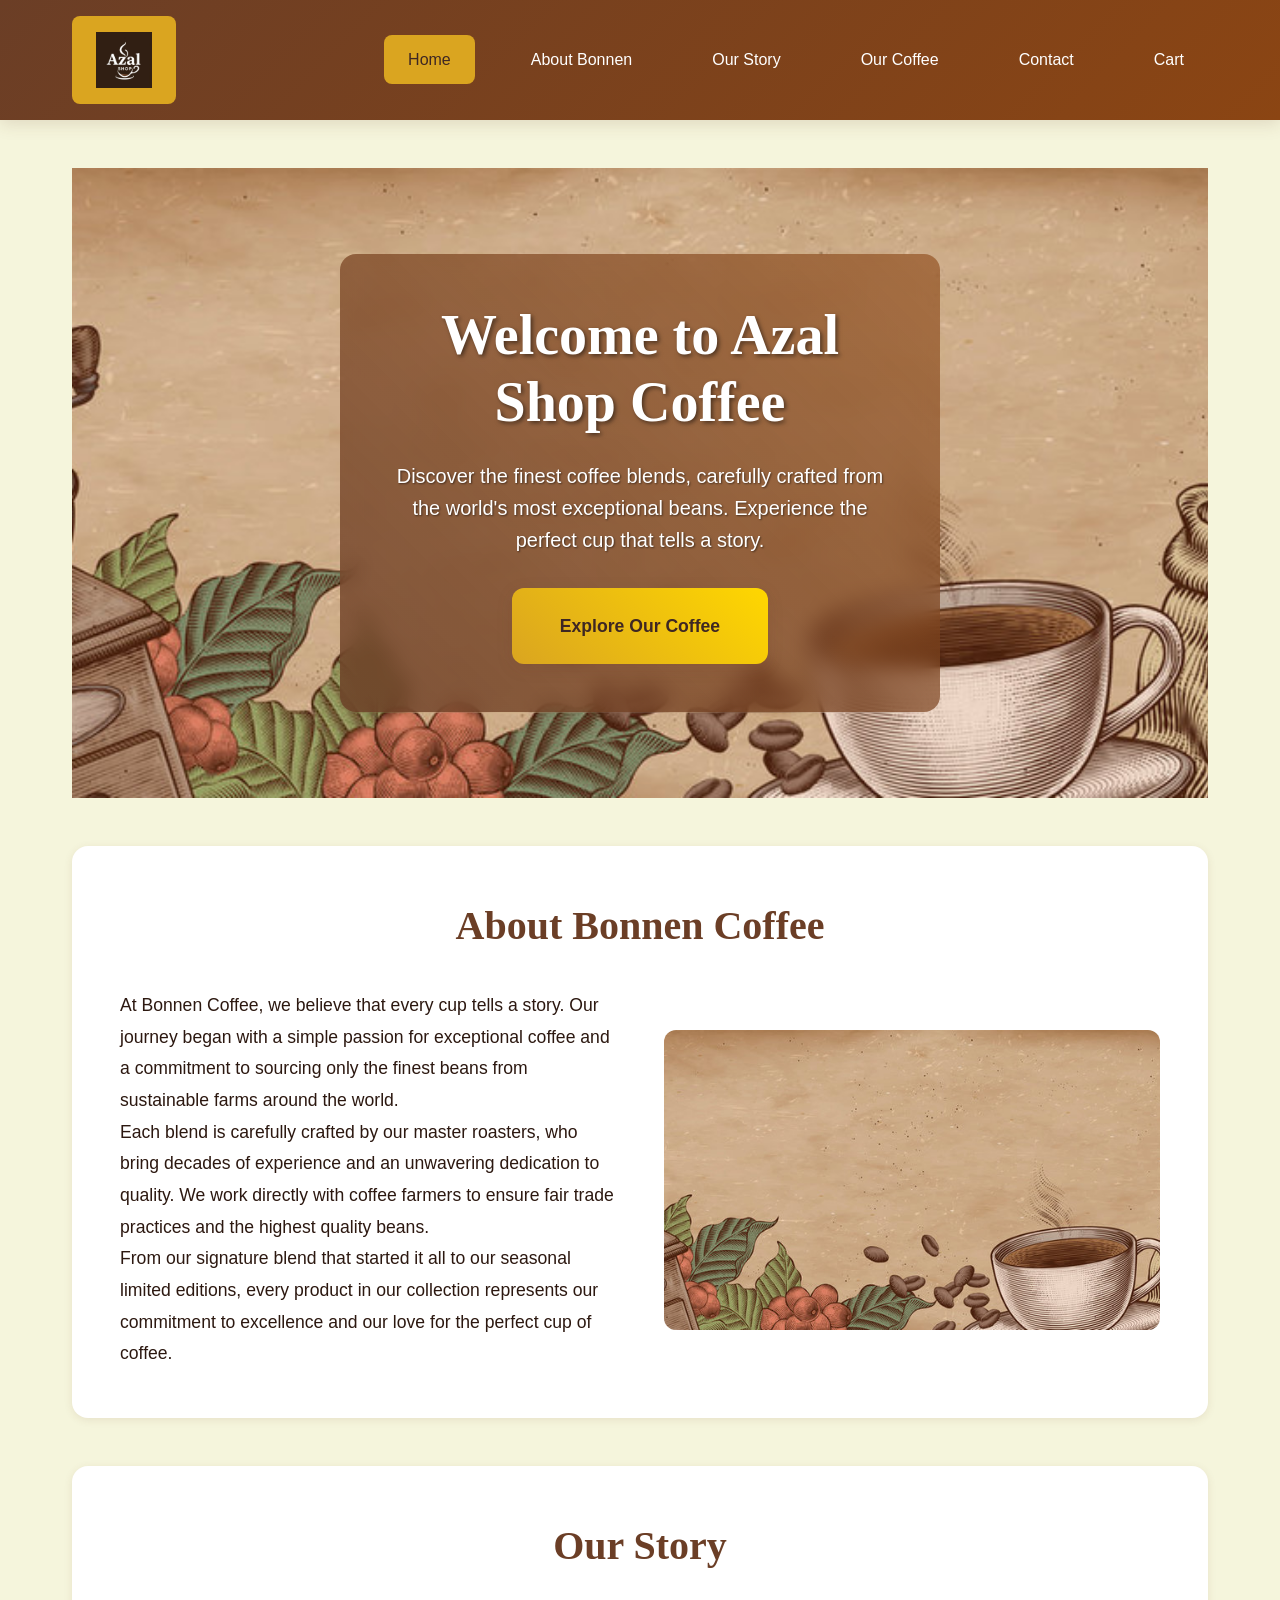
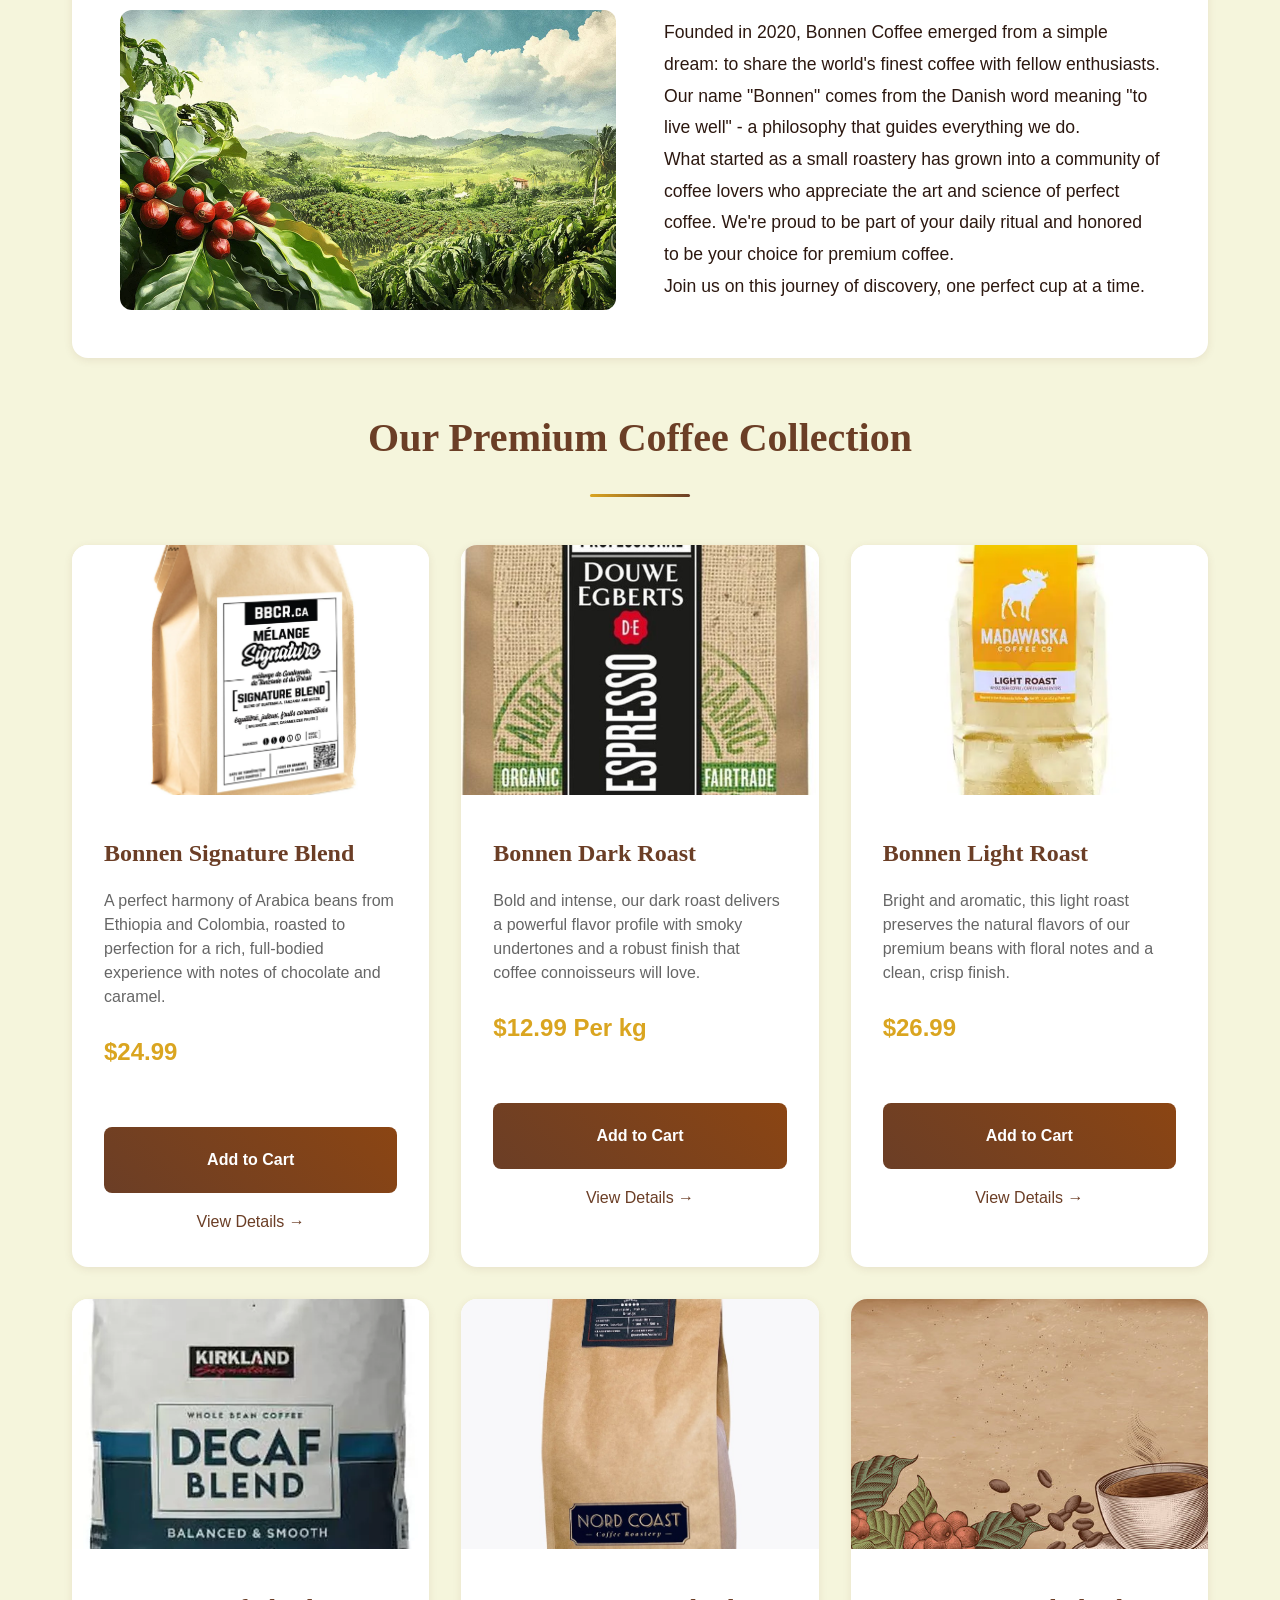
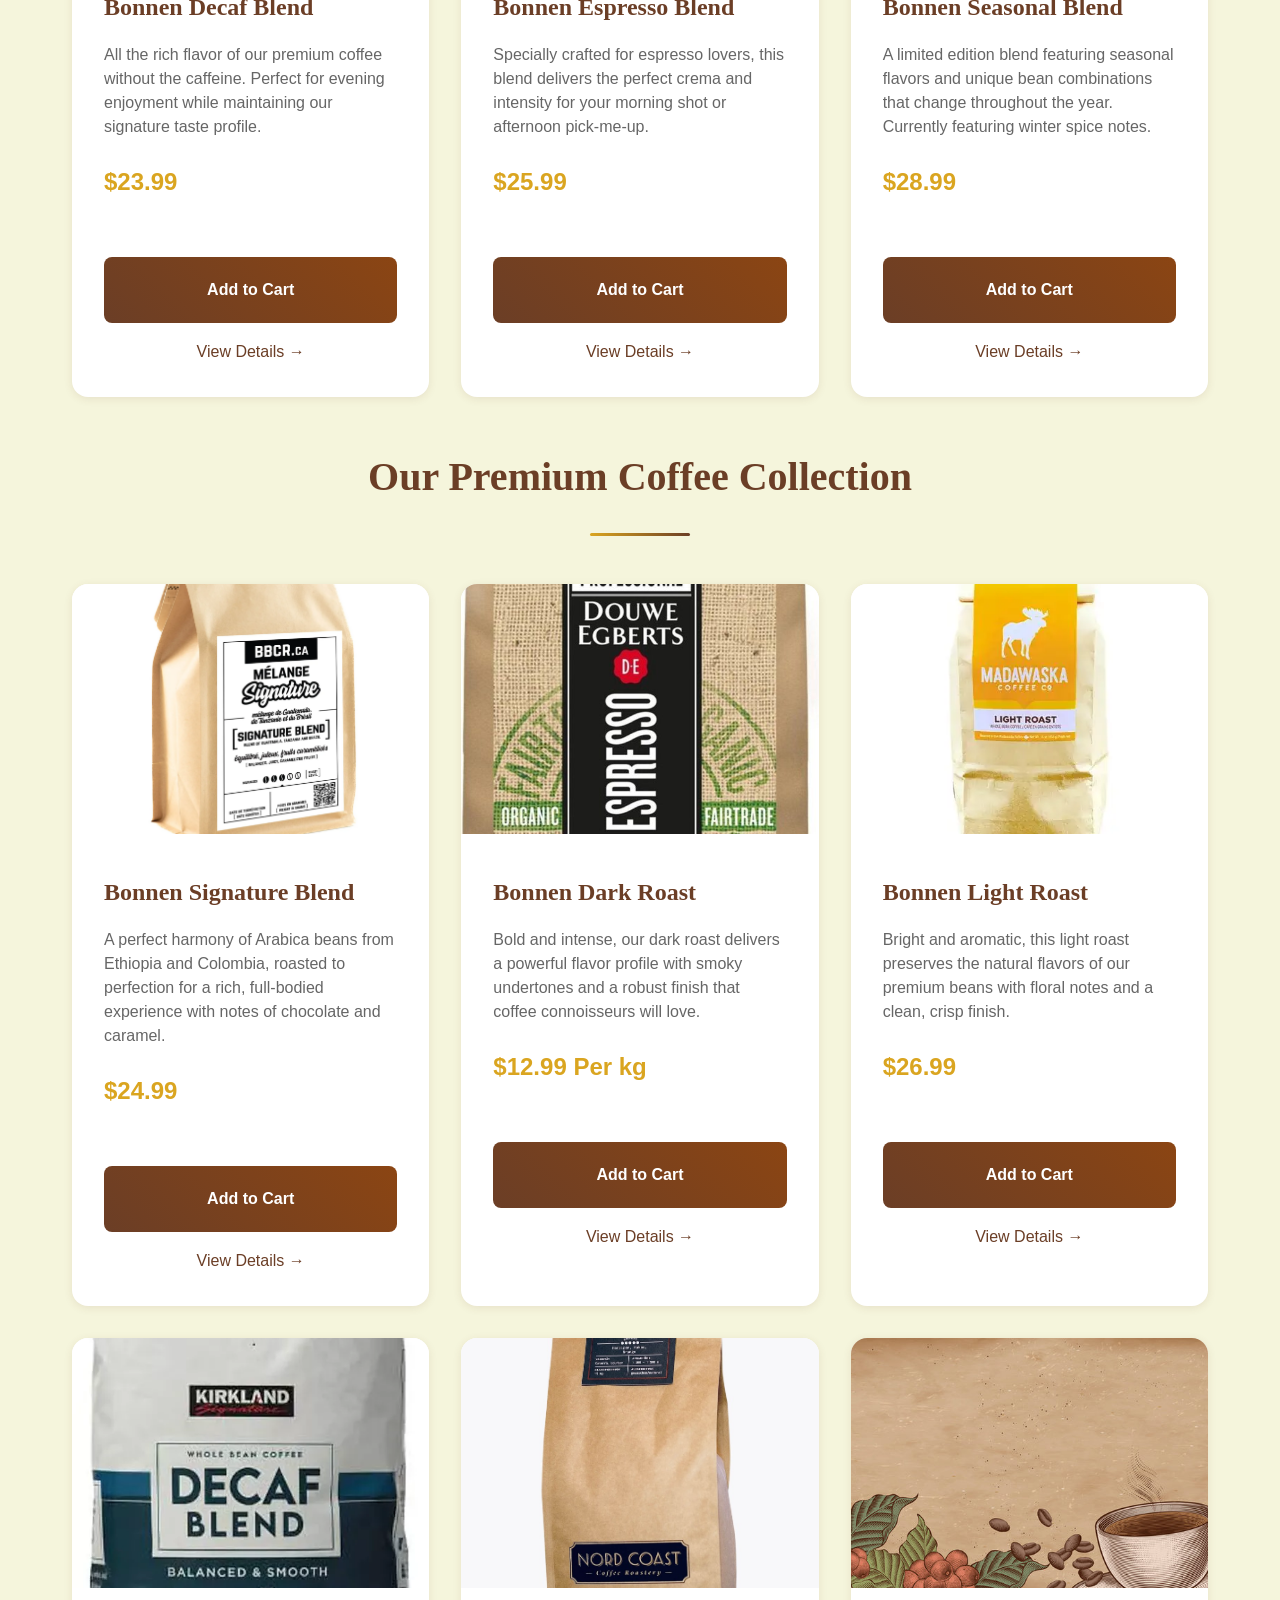
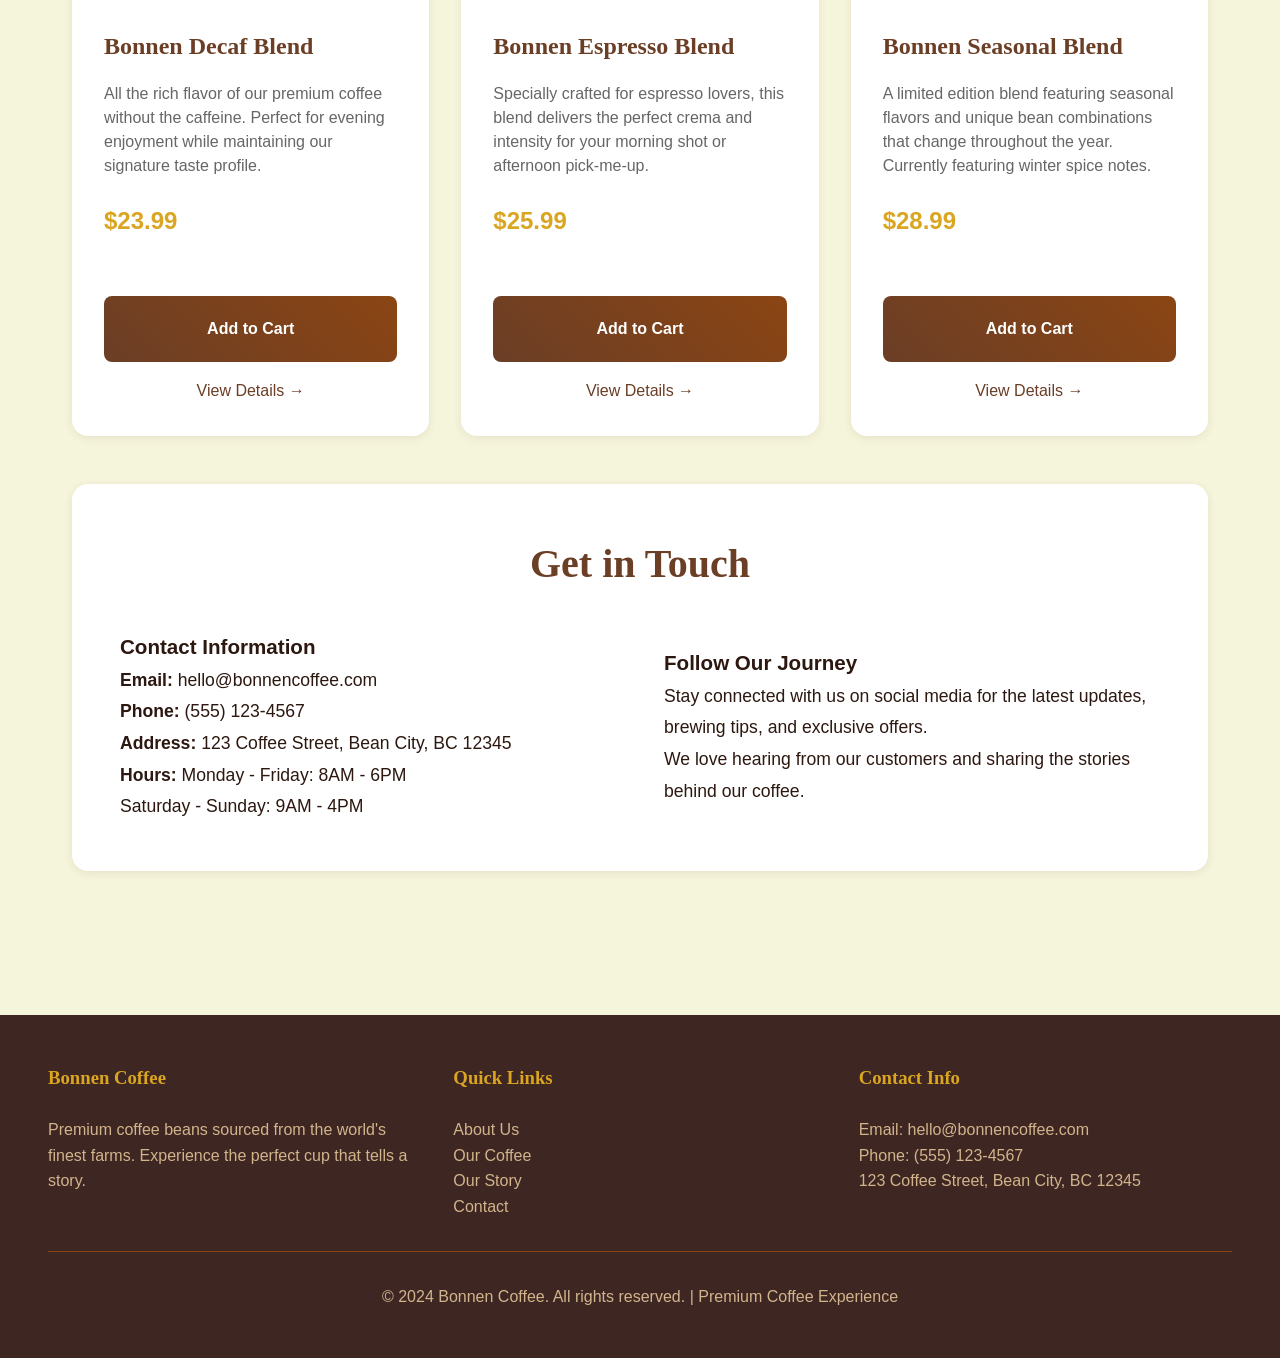
<file: index.html>
<!DOCTYPE html>
<html lang="en">
<head>
    <meta charset="UTF-8">
    <meta name="viewport" content="width=device-width, initial-scale=1.0">
    <title>Bonnen Coffee - Premium Coffee Experience</title>
    <meta name="description" content="Discover the finest Bonnen coffee blends, carefully crafted from the world's best coffee beans. Experience premium coffee at its finest. Free shipping on orders over $50.">
    <meta name="keywords" content="premium coffee, coffee beans, Bonnen coffee, specialty coffee, dark roast, light roast, espresso, decaf coffee">
    <meta name="author" content="Bonnen Coffee">
    <link rel="icon" href="1.jpg" type="image/jpeg">
    <link rel="stylesheet" href="css/styles.css">
</head>
<body>
    <header>
        <nav class="main-nav" aria-label="Primary navigation">
            <div class="header-row">
                <a class="brand" href="#home" aria-label="Azal Coffee Shop Home">
                    <img src="logo.jpg" alt="Azal Coffee Shop - Yemeni Coffee logo">
                </a>
                <ul>
                <li><a href="#home" class="active">Home</a></li>
                <li><a href="#about">About Bonnen</a></li>
                <li><a href="#story">Our Story</a></li>
                <li><a href="#products">Our Coffee</a></li>
    
                <li><a href="#contact">Contact</a></li>
                <li><a href="cart.html">Cart</a></li>
      </ul>
            </div>
    </nav>
    </header>

    <main>
        <section id="home" class="hero-section">
            <img src="./banar.jpg" alt="Premium Bonnen Coffee Beans" class="hero-img">
      <div class="hero-overlay">
                <h1>Welcome to Azal Shop Coffee</h1>
                <p>Discover the finest coffee blends, carefully crafted from the world's most exceptional beans. Experience the perfect cup that tells a story.</p>
        <a href="#products" class="hero-btn">Explore Our Coffee</a>
            </div>
        </section>

        <section id="about" class="about-section">
            <h2>About Bonnen Coffee</h2>
            <div class="about-content">
                <div class="about-text">
                    <p>At Bonnen Coffee, we believe that every cup tells a story. Our journey began with a simple passion for exceptional coffee and a commitment to sourcing only the finest beans from sustainable farms around the world.</p>
                    <p>Each blend is carefully crafted by our master roasters, who bring decades of experience and an unwavering dedication to quality. We work directly with coffee farmers to ensure fair trade practices and the highest quality beans.</p>
                    <p>From our signature blend that started it all to our seasonal limited editions, every product in our collection represents our commitment to excellence and our love for the perfect cup of coffee.</p>
                </div>
                <img src="./banar.jpg" alt="Bonnen Coffee Roasting Process" class="about-image">
            </div>
        </section>

        <section id="story" class="about-section">
            <h2>Our Story</h2>
            <div class="about-content">
                <img src="./1.jpg" alt="Bonnen Coffee Founder" class="about-image">
                <div class="about-text">
                    <p>Founded in 2020, Bonnen Coffee emerged from a simple dream: to share the world's finest coffee with fellow enthusiasts. Our name "Bonnen" comes from the Danish word meaning "to live well" - a philosophy that guides everything we do.</p>
                    <p>What started as a small roastery has grown into a community of coffee lovers who appreciate the art and science of perfect coffee. We're proud to be part of your daily ritual and honored to be your choice for premium coffee.</p>
                    <p>Join us on this journey of discovery, one perfect cup at a time.</p>
      </div>
    </div>
        </section>


        <section id="products" class="products-section">
            <h2>Our Premium Coffee Collection</h2>
            <div class="products-grid">
                <article class="product-card">
                    <a href="product-signature.html" style="text-decoration: none; color: inherit;">
                        <img src="./SIGNATURE.jpg" alt="Bonnen Signature Blend" class="product-img" loading="lazy">
                        <div class="product-card-content">
                            <h3>Bonnen Signature Blend</h3>
                            <p>A perfect harmony of Arabica beans from Ethiopia and Colombia, roasted to perfection for a rich, full-bodied experience with notes of chocolate and caramel.</p>
                            <span class="price">$24.99</span>
                        </div>
                    </a>
                    <div style="padding: 0 var(--spacing-lg) var(--spacing-lg) var(--spacing-lg);">
                        <button type="button" class="add-to-cart-btn" data-product-id="signature-blend" data-product-name="Bonnen Signature Blend" data-product-price="24.99" aria-label="Add Bonnen Signature Blend to cart">
                            Add to Cart
                        </button>
                        <a href="product-signature.html" style="display: block; text-align: center; margin-top: var(--spacing-sm); color: var(--primary-brown); text-decoration: none; font-weight: 500;">
                            View Details →
                        </a>
                    </div>
                </article>
                
                <article class="product-card">
                    <a href="product-dark-roast.html" style="text-decoration: none; color: inherit;">
                        <img src="./Dark_Roas.jpg" alt="Bonnen Dark Roast" class="product-img" loading="lazy">
                        <div class="product-card-content">
                            <h3>Bonnen Dark Roast</h3>
                            <p>Bold and intense, our dark roast delivers a powerful flavor profile with smoky undertones and a robust finish that coffee connoisseurs will love.</p>
                            <span class="price">$12.99 Per kg</span>
                        </div>
                    </a>
                    <div style="padding: 0 var(--spacing-lg) var(--spacing-lg) var(--spacing-lg);">
                        <button type="button" class="add-to-cart-btn" data-product-id="dark-roast" data-product-name="Bonnen Dark Roast" data-product-price="22.99" aria-label="Add Bonnen Dark Roast to cart">
                            Add to Cart
                        </button>
                        <a href="product-dark-roast.html" style="display: block; text-align: center; margin-top: var(--spacing-sm); color: var(--primary-brown); text-decoration: none; font-weight: 500;">
                            View Details →
                        </a>
                    </div>
                </article>
                
                <article class="product-card">
                    <a href="product-light-roast.html" style="text-decoration: none; color: inherit;">
                        <img src="./light.webp" alt="Bonnen Light Roast" class="product-img" loading="lazy">
                        <div class="product-card-content">
                            <h3>Bonnen Light Roast</h3>
                            <p>Bright and aromatic, this light roast preserves the natural flavors of our premium beans with floral notes and a clean, crisp finish.</p>
                            <span class="price">$26.99</span>
                        </div>
                    </a>
                    <div style="padding: 0 var(--spacing-lg) var(--spacing-lg) var(--spacing-lg);">
                        <button type="button" class="add-to-cart-btn" data-product-id="light-roast" data-product-name="Bonnen Light Roast" data-product-price="26.99" aria-label="Add Bonnen Light Roast to cart">
                            Add to Cart
                        </button>
                        <a href="product-light-roast.html" style="display: block; text-align: center; margin-top: var(--spacing-sm); color: var(--primary-brown); text-decoration: none; font-weight: 500;">
                            View Details →
                        </a>
                    </div>
                </article>
                
                <article class="product-card">
                    <a href="product-decaf-blend.html" style="text-decoration: none; color: inherit;">
                        <img src="./def.webp" alt="Bonnen Decaf Blend" class="product-img" loading="lazy">
                        <div class="product-card-content">
                            <h3>Bonnen Decaf Blend</h3>
                            <p>All the rich flavor of our premium coffee without the caffeine. Perfect for evening enjoyment while maintaining our signature taste profile.</p>
                            <span class="price">$23.99</span>
                        </div>
                    </a>
                    <div style="padding: 0 var(--spacing-lg) var(--spacing-lg) var(--spacing-lg);">
                        <button type="button" class="add-to-cart-btn" data-product-id="decaf-blend" data-product-name="Bonnen Decaf Blend" data-product-price="23.99" aria-label="Add Bonnen Decaf Blend to cart">
                            Add to Cart
                        </button>
                        <a href="product-decaf-blend.html" style="display: block; text-align: center; margin-top: var(--spacing-sm); color: var(--primary-brown); text-decoration: none; font-weight: 500;">
                            View Details →
                        </a>
                    </div>
                </article>
                
                <article class="product-card">
                    <a href="product-espresso-blend.html" style="text-decoration: none; color: inherit;">
                        <img src="./es.jpg" alt="Bonnen Espresso Blend" class="product-img" loading="lazy">
                        <div class="product-card-content">
                            <h3>Bonnen Espresso Blend</h3>
                            <p>Specially crafted for espresso lovers, this blend delivers the perfect crema and intensity for your morning shot or afternoon pick-me-up.</p>
                            <span class="price">$25.99</span>
                        </div>
                    </a>
                    <div style="padding: 0 var(--spacing-lg) var(--spacing-lg) var(--spacing-lg);">
                        <button type="button" class="add-to-cart-btn" data-product-id="espresso-blend" data-product-name="Bonnen Espresso Blend" data-product-price="25.99" aria-label="Add Bonnen Espresso Blend to cart">
                            Add to Cart
                        </button>
                        <a href="product-espresso-blend.html" style="display: block; text-align: center; margin-top: var(--spacing-sm); color: var(--primary-brown); text-decoration: none; font-weight: 500;">
                            View Details →
                        </a>
                    </div>
                </article>
                
                <article class="product-card">
                    <a href="product-seasonal-blend.html" style="text-decoration: none; color: inherit;">
                        <img src="./banar.jpg" alt="Bonnen Seasonal Blend" class="product-img" loading="lazy">
                        <div class="product-card-content">
                            <h3>Bonnen Seasonal Blend</h3>
                            <p>A limited edition blend featuring seasonal flavors and unique bean combinations that change throughout the year. Currently featuring winter spice notes.</p>
                            <span class="price">$28.99</span>
                        </div>
                    </a>
                    <div style="padding: 0 var(--spacing-lg) var(--spacing-lg) var(--spacing-lg);">
                        <button type="button" class="add-to-cart-btn" data-product-id="seasonal-blend" data-product-name="Bonnen Seasonal Blend" data-product-price="28.99" aria-label="Add Bonnen Seasonal Blend to cart">
                            Add to Cart
                        </button>
                        <a href="product-seasonal-blend.html" style="display: block; text-align: center; margin-top: var(--spacing-sm); color: var(--primary-brown); text-decoration: none; font-weight: 500;">
                            View Details →
                        </a>
                    </div>
                </article>
            </div>
        </section>

       
        <section id="products" class="products-section">
            <h2>Our Premium Coffee Collection</h2>
      <div class="products-grid">
                <article class="product-card">
                    <a href="product-signature.html" style="text-decoration: none; color: inherit;">
                        <img src="./SIGNATURE.jpg" alt="Bonnen Signature Blend" class="product-img" loading="lazy">
                        <div class="product-card-content">
                            <h3>Bonnen Signature Blend</h3>
                            <p>A perfect harmony of Arabica beans from Ethiopia and Colombia, roasted to perfection for a rich, full-bodied experience with notes of chocolate and caramel.</p>
                            <span class="price">$24.99</span>
                        </div>
                    </a>
                    <div style="padding: 0 var(--spacing-lg) var(--spacing-lg) var(--spacing-lg);">
                        <button type="button" class="add-to-cart-btn" data-product-id="signature-blend" data-product-name="Bonnen Signature Blend" data-product-price="24.99" aria-label="Add Bonnen Signature Blend to cart">
                            Add to Cart
                        </button>
                        <a href="product-signature.html" style="display: block; text-align: center; margin-top: var(--spacing-sm); color: var(--primary-brown); text-decoration: none; font-weight: 500;">
                            View Details →
                        </a>
                    </div>
                </article>
                
                <article class="product-card">
                    <a href="product-dark-roast.html" style="text-decoration: none; color: inherit;">
                        <img src="./Dark_Roas.jpg" alt="Bonnen Dark Roast" class="product-img" loading="lazy">
                        <div class="product-card-content">
                            <h3>Bonnen Dark Roast</h3>
                            <p>Bold and intense, our dark roast delivers a powerful flavor profile with smoky undertones and a robust finish that coffee connoisseurs will love.</p>
                            <span class="price">$12.99 Per kg</span>
                        </div>
                    </a>
                    <div style="padding: 0 var(--spacing-lg) var(--spacing-lg) var(--spacing-lg);">
                        <button type="button" class="add-to-cart-btn" data-product-id="dark-roast" data-product-name="Bonnen Dark Roast" data-product-price="22.99" aria-label="Add Bonnen Dark Roast to cart">
                            Add to Cart
                        </button>
                        <a href="product-dark-roast.html" style="display: block; text-align: center; margin-top: var(--spacing-sm); color: var(--primary-brown); text-decoration: none; font-weight: 500;">
                            View Details →
                        </a>
                    </div>
                </article>
                
                <article class="product-card">
                    <a href="product-light-roast.html" style="text-decoration: none; color: inherit;">
                        <img src="./light.webp" alt="Bonnen Light Roast" class="product-img" loading="lazy">
                        <div class="product-card-content">
                            <h3>Bonnen Light Roast</h3>
                            <p>Bright and aromatic, this light roast preserves the natural flavors of our premium beans with floral notes and a clean, crisp finish.</p>
                            <span class="price">$26.99</span>
                        </div>
                    </a>
                    <div style="padding: 0 var(--spacing-lg) var(--spacing-lg) var(--spacing-lg);">
                        <button type="button" class="add-to-cart-btn" data-product-id="light-roast" data-product-name="Bonnen Light Roast" data-product-price="26.99" aria-label="Add Bonnen Light Roast to cart">
                            Add to Cart
                        </button>
                        <a href="product-light-roast.html" style="display: block; text-align: center; margin-top: var(--spacing-sm); color: var(--primary-brown); text-decoration: none; font-weight: 500;">
                            View Details →
                        </a>
                    </div>
                </article>
                
                <article class="product-card">
                    <a href="product-decaf-blend.html" style="text-decoration: none; color: inherit;">
                        <img src="./def.webp" alt="Bonnen Decaf Blend" class="product-img" loading="lazy">
                        <div class="product-card-content">
                            <h3>Bonnen Decaf Blend</h3>
                            <p>All the rich flavor of our premium coffee without the caffeine. Perfect for evening enjoyment while maintaining our signature taste profile.</p>
                            <span class="price">$23.99</span>
                        </div>
                    </a>
                    <div style="padding: 0 var(--spacing-lg) var(--spacing-lg) var(--spacing-lg);">
                        <button type="button" class="add-to-cart-btn" data-product-id="decaf-blend" data-product-name="Bonnen Decaf Blend" data-product-price="23.99" aria-label="Add Bonnen Decaf Blend to cart">
                            Add to Cart
                        </button>
                        <a href="product-decaf-blend.html" style="display: block; text-align: center; margin-top: var(--spacing-sm); color: var(--primary-brown); text-decoration: none; font-weight: 500;">
                            View Details →
                        </a>
                    </div>
                </article>
                
                <article class="product-card">
                    <a href="product-espresso-blend.html" style="text-decoration: none; color: inherit;">
                        <img src="./es.jpg" alt="Bonnen Espresso Blend" class="product-img" loading="lazy">
                        <div class="product-card-content">
                            <h3>Bonnen Espresso Blend</h3>
                            <p>Specially crafted for espresso lovers, this blend delivers the perfect crema and intensity for your morning shot or afternoon pick-me-up.</p>
                            <span class="price">$25.99</span>
                        </div>
                    </a>
                    <div style="padding: 0 var(--spacing-lg) var(--spacing-lg) var(--spacing-lg);">
                        <button type="button" class="add-to-cart-btn" data-product-id="espresso-blend" data-product-name="Bonnen Espresso Blend" data-product-price="25.99" aria-label="Add Bonnen Espresso Blend to cart">
                            Add to Cart
                        </button>
                        <a href="product-espresso-blend.html" style="display: block; text-align: center; margin-top: var(--spacing-sm); color: var(--primary-brown); text-decoration: none; font-weight: 500;">
                            View Details →
                        </a>
                    </div>
                </article>
                
                <article class="product-card">
                    <a href="product-seasonal-blend.html" style="text-decoration: none; color: inherit;">
                        <img src="./banar.jpg" alt="Bonnen Seasonal Blend" class="product-img" loading="lazy">
                        <div class="product-card-content">
                            <h3>Bonnen Seasonal Blend</h3>
                            <p>A limited edition blend featuring seasonal flavors and unique bean combinations that change throughout the year. Currently featuring winter spice notes.</p>
                            <span class="price">$28.99</span>
                        </div>
                    </a>
                    <div style="padding: 0 var(--spacing-lg) var(--spacing-lg) var(--spacing-lg);">
                        <button type="button" class="add-to-cart-btn" data-product-id="seasonal-blend" data-product-name="Bonnen Seasonal Blend" data-product-price="28.99" aria-label="Add Bonnen Seasonal Blend to cart">
                            Add to Cart
                        </button>
                        <a href="product-seasonal-blend.html" style="display: block; text-align: center; margin-top: var(--spacing-sm); color: var(--primary-brown); text-decoration: none; font-weight: 500;">
                            View Details →
                        </a>
                    </div>
                </article>
        </div>
        </section>

        <section id="contact" class="about-section">
            <h2>Get in Touch</h2>
            <div class="about-content">
                <div class="about-text">
                    <h3>Contact Information</h3>
                    <p><strong>Email:</strong> hello@bonnencoffee.com</p>
                    <p><strong>Phone:</strong> (555) 123-4567</p>
                    <p><strong>Address:</strong> 123 Coffee Street, Bean City, BC 12345</p>
                    <p><strong>Hours:</strong> Monday - Friday: 8AM - 6PM<br>Saturday - Sunday: 9AM - 4PM</p>
        </div>
                <div class="about-text">
                    <h3>Follow Our Journey</h3>
                    <p>Stay connected with us on social media for the latest updates, brewing tips, and exclusive offers.</p>
                    <p>We love hearing from our customers and sharing the stories behind our coffee.</p>
        </div>
      </div>
        </section>
    </main>

    <!-- Floating Cart Button -->
    <a id="view-cart-btn" href="cart.html" aria-label="View shopping cart">
        <svg width="32" height="32" viewBox="0 0 24 24" fill="none" aria-hidden="true">
    <path d="M7 7h10l-1.5 9h-7L7 7zm0 0V5a2 2 0 1 1 4 0v2" stroke="#fff" stroke-width="2" stroke-linecap="round" stroke-linejoin="round"/>
    <circle cx="9.5" cy="18" r="1" fill="#fff"/>
    <circle cx="14.5" cy="18" r="1" fill="#fff"/>
  </svg>
</a>

    <footer>
        <div class="footer-content">
            <div class="footer-section">
                <h3>Bonnen Coffee</h3>
                <p>Premium coffee beans sourced from the world's finest farms. Experience the perfect cup that tells a story.</p>
            </div>
            <div class="footer-section">
                <h3>Quick Links</h3>
                <p><a href="#about">About Us</a></p>
                <p><a href="#products">Our Coffee</a></p>
                <p><a href="#story">Our Story</a></p>
                <p><a href="#contact">Contact</a></p>
            </div>
            <div class="footer-section">
                <h3>Contact Info</h3>
                <p>Email: hello@bonnencoffee.com</p>
                <p>Phone: (555) 123-4567</p>
                <p>123 Coffee Street, Bean City, BC 12345</p>
            </div>
        </div>
        <div class="footer-bottom">
            <p>&copy; 2024 Bonnen Coffee. All rights reserved. | Premium Coffee Experience</p>
        </div>
    </footer>

    <script src="1.js"></script>
  </body>
</html>
</file>
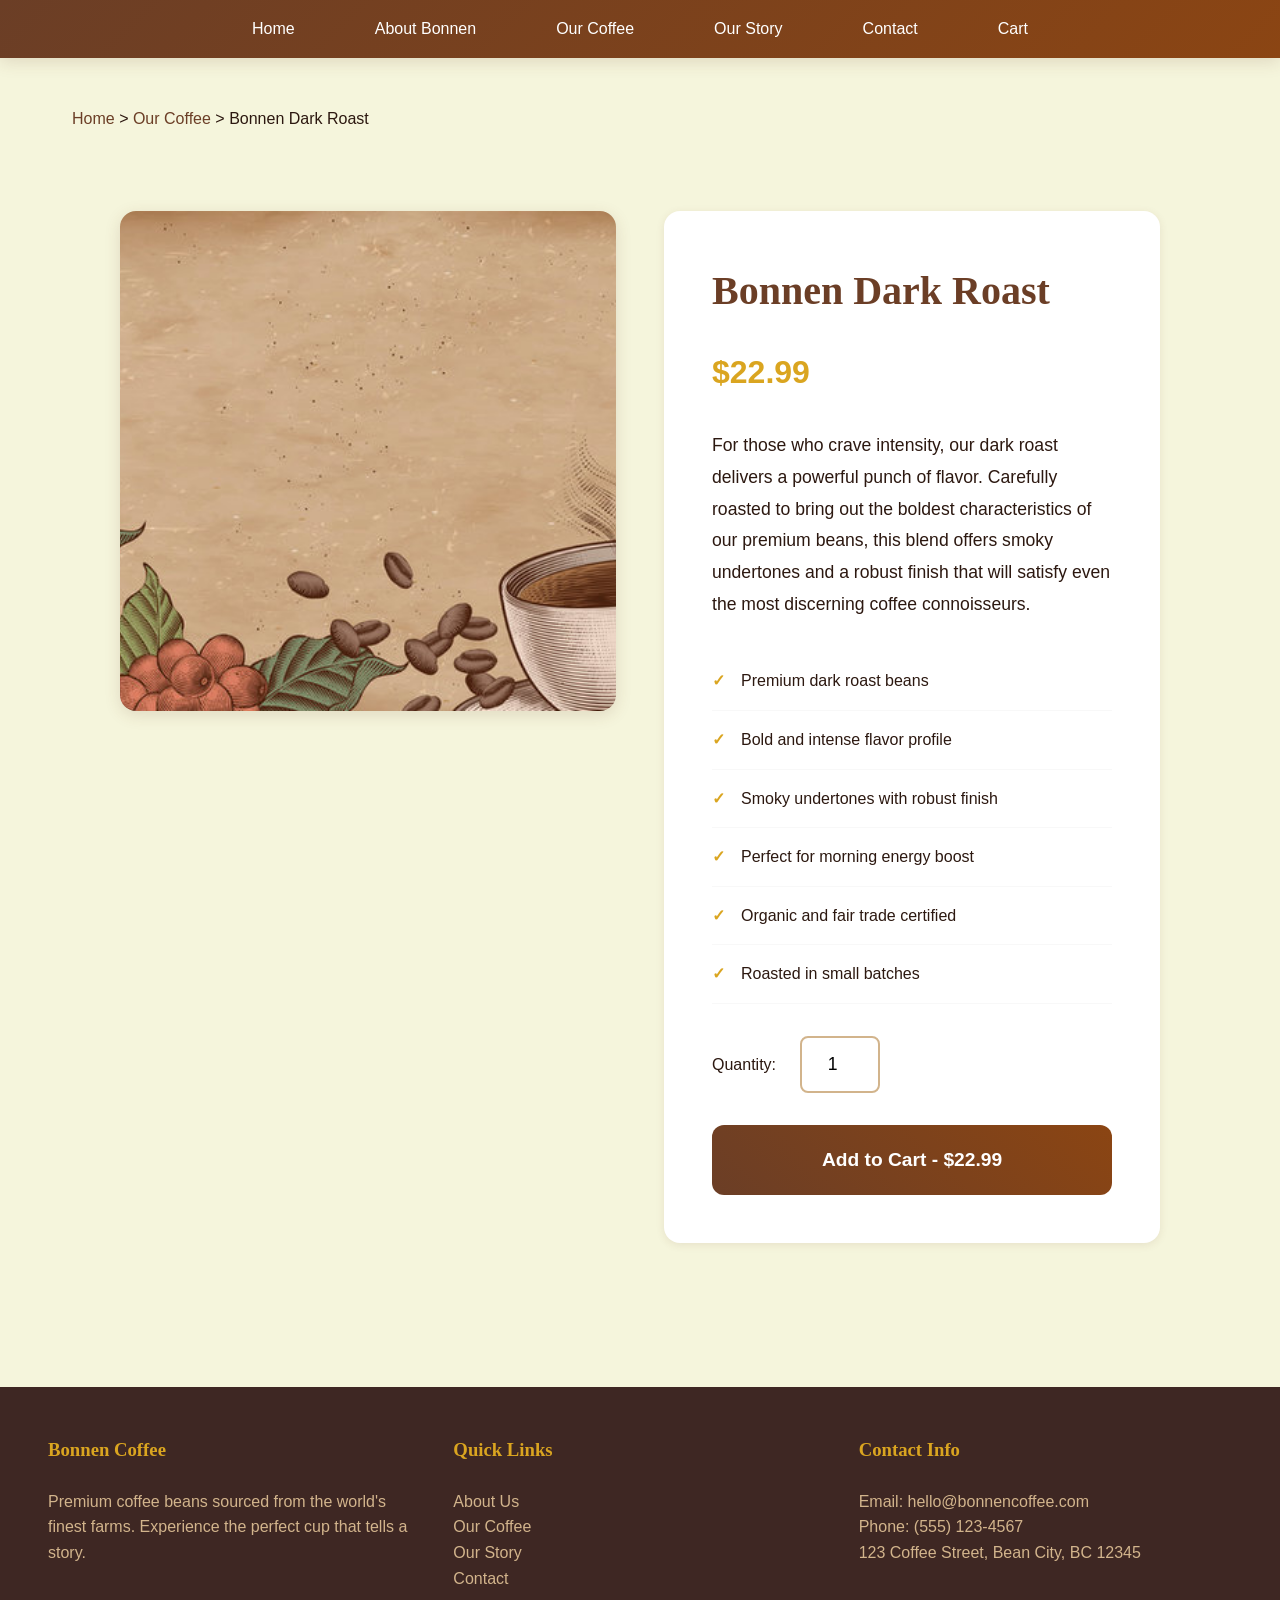
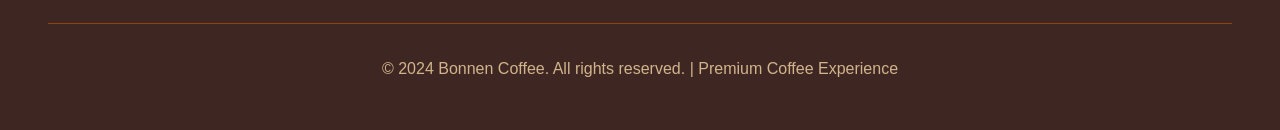
<file: esoresso.html>
<!DOCTYPE html>
<html lang="en">
<head>
    <meta charset="UTF-8">
    <meta name="viewport" content="width=device-width, initial-scale=1.0">
    <title>Bonnen Dark Roast - Premium Coffee</title>
    <meta name="description" content="Bold and intense, our dark roast delivers a powerful flavor profile with smoky undertones and a robust finish that coffee connoisseurs will love.">
    <link rel="icon" href="1.jpg" type="image/jpeg">
    <link rel="stylesheet" href="css/styles.css">
    <style>
        .product-detail {
            max-width: 1200px;
            margin: 0 auto;
            padding: var(--spacing-xl);
            display: grid;
            grid-template-columns: 1fr 1fr;
            gap: var(--spacing-xl);
            align-items: start;
        }
        
        .product-image {
            width: 100%;
            height: 500px;
            object-fit: cover;
            border-radius: var(--radius-lg);
            box-shadow: var(--shadow-medium);
        }
        
        .product-info {
            background: var(--white);
            padding: var(--spacing-xl);
            border-radius: var(--radius-lg);
            box-shadow: var(--shadow-light);
        }
        
        .product-title {
            font-family: var(--font-heading);
            font-size: 2.5rem;
            color: var(--primary-brown);
            margin-bottom: var(--spacing-md);
        }
        
        .product-price {
            font-size: 2rem;
            font-weight: 700;
            color: var(--accent-gold);
            margin-bottom: var(--spacing-lg);
        }
        
        .product-description {
            font-size: 1.1rem;
            line-height: 1.8;
            color: var(--text-dark);
            margin-bottom: var(--spacing-lg);
        }
        
        .product-features {
            list-style: none;
            margin-bottom: var(--spacing-lg);
        }
        
        .product-features li {
            padding: var(--spacing-sm) 0;
            border-bottom: 1px solid var(--light-gray);
            display: flex;
            align-items: center;
        }
        
        .product-features li:before {
            content: "✓";
            color: var(--accent-gold);
            font-weight: bold;
            margin-right: var(--spacing-sm);
        }
        
        .quantity-selector {
            display: flex;
            align-items: center;
            gap: var(--spacing-md);
            margin-bottom: var(--spacing-lg);
        }
        
        .quantity-input {
            width: 80px;
            padding: var(--spacing-sm);
            border: 2px solid var(--light-brown);
            border-radius: var(--radius-sm);
            text-align: center;
            font-size: 1.1rem;
        }
        
        .add-to-cart-large {
            background: linear-gradient(45deg, var(--primary-brown), var(--secondary-brown));
            color: var(--white);
            border: none;
            padding: var(--spacing-md) var(--spacing-xl);
            border-radius: var(--radius-md);
            font-size: 1.2rem;
            font-weight: 600;
            cursor: pointer;
            transition: all 0.3s ease;
            width: 100%;
        }
        
        .add-to-cart-large:hover {
            background: linear-gradient(45deg, var(--secondary-brown), var(--primary-brown));
            transform: translateY(-2px);
            box-shadow: var(--shadow-medium);
        }
        
        .breadcrumb {
            margin-bottom: var(--spacing-lg);
        }
        
        .breadcrumb a {
            color: var(--primary-brown);
            text-decoration: none;
        }
        
        .breadcrumb a:hover {
            text-decoration: underline;
        }
        
        @media (max-width: 768px) {
            .product-detail {
                grid-template-columns: 1fr;
                padding: var(--spacing-lg);
            }
            
            .product-image {
                height: 300px;
            }
        }
    </style>
</head>
<body>
    <header>
        <nav class="main-nav" aria-label="Primary navigation">
            <ul>
                <li><a href="index.html">Home</a></li>
                <li><a href="index.html#about">About Bonnen</a></li>
                <li><a href="index.html#products">Our Coffee</a></li>
                <li><a href="index.html#story">Our Story</a></li>
                <li><a href="index.html#contact">Contact</a></li>
                <li><a href="cart.html">Cart</a></li>
            </ul>
        </nav>
    </header>

    <main>
        <div class="breadcrumb">
            <a href="index.html">Home</a> > <a href="index.html#products">Our Coffee</a> > Bonnen Dark Roast
        </div>
        
        <div class="product-detail">
            <img src="./banar.jpg" alt="Bonnen Dark Roast Coffee" class="product-image">
            
            <div class="product-info">
                <h1 class="product-title">Bonnen Dark Roast</h1>
                <div class="product-price">$22.99</div>
                
                <p class="product-description">
                    For those who crave intensity, our dark roast delivers a powerful punch of flavor. Carefully roasted to bring out the boldest characteristics of our premium beans, this blend offers smoky undertones and a robust finish that will satisfy even the most discerning coffee connoisseurs.
                </p>
                
                <ul class="product-features">
                    <li>Premium dark roast beans</li>
                    <li>Bold and intense flavor profile</li>
                    <li>Smoky undertones with robust finish</li>
                    <li>Perfect for morning energy boost</li>
                    <li>Organic and fair trade certified</li>
                    <li>Roasted in small batches</li>
                </ul>
                
                <div class="quantity-selector">
                    <label for="quantity">Quantity:</label>
                    <input type="number" id="quantity" class="quantity-input" value="1" min="1" max="10">
                </div>
                
                <button class="add-to-cart-large" onclick="addToCartWithQuantity()">
                    Add to Cart - $22.99
                </button>
            </div>
        </div>
    </main>

    <!-- Floating Cart Button -->
    <a id="view-cart-btn" href="cart.html" aria-label="View shopping cart">
        <svg width="32" height="32" viewBox="0 0 24 24" fill="none" aria-hidden="true">
            <path d="M7 7h10l-1.5 9h-7L7 7zm0 0V5a2 2 0 1 1 4 0v2" stroke="#fff" stroke-width="2" stroke-linecap="round" stroke-linejoin="round"/>
            <circle cx="9.5" cy="18" r="1" fill="#fff"/>
            <circle cx="14.5" cy="18" r="1" fill="#fff"/>
        </svg>
    </a>

    <footer>
        <div class="footer-content">
            <div class="footer-section">
                <h3>Bonnen Coffee</h3>
                <p>Premium coffee beans sourced from the world's finest farms. Experience the perfect cup that tells a story.</p>
            </div>
            <div class="footer-section">
                <h3>Quick Links</h3>
                <p><a href="index.html#about">About Us</a></p>
                <p><a href="index.html#products">Our Coffee</a></p>
                <p><a href="index.html#story">Our Story</a></p>
                <p><a href="index.html#contact">Contact</a></p>
            </div>
            <div class="footer-section">
                <h3>Contact Info</h3>
                <p>Email: hello@bonnencoffee.com</p>
                <p>Phone: (555) 123-4567</p>
                <p>123 Coffee Street, Bean City, BC 12345</p>
            </div>
        </div>
        <div class="footer-bottom">
            <p>&copy; 2024 Bonnen Coffee. All rights reserved. | Premium Coffee Experience</p>
        </div>
    </footer>

    <script>
        function addToCartWithQuantity() {
            const quantity = parseInt(document.getElementById('quantity').value);
            const productId = 'dark-roast';
            const productName = 'Bonnen Dark Roast';
            const productPrice = 22.99;
            
            let cart = JSON.parse(localStorage.getItem('cart')) || [];
            const existingItem = cart.find(item => item.id === productId);
            
            if (existingItem) {
                existingItem.quantity += quantity;
            } else {
                cart.push({
                    id: productId,
                    name: productName,
                    price: productPrice,
                    quantity: quantity
                });
            }
            
            localStorage.setItem('cart', JSON.stringify(cart));
            
            const notification = document.createElement('div');
            notification.textContent = `${quantity} x ${productName} added to cart!`;
            notification.style.cssText = `
                position: fixed;
                top: 20px;
                left: 50%;
                transform: translateX(-50%);
                background: #6b3e26;
                color: white;
                padding: 12px 24px;
                border-radius: 8px;
                z-index: 2000;
                font-weight: 500;
                box-shadow: 0 4px 12px rgba(0,0,0,0.3);
            `;
            document.body.appendChild(notification);
            
            setTimeout(() => {
                if (notification.parentNode) {
                    notification.parentNode.removeChild(notification);
                }
            }, 3000);
        }
        
        function updateCartIcon() {
            const cart = JSON.parse(localStorage.getItem('cart')) || [];
            const cartIcon = document.getElementById('view-cart-btn');
            if (cartIcon) {
                cartIcon.style.display = cart.length > 0 ? 'block' : 'none';
            }
        }
        
        updateCartIcon();
    </script>
</body>
</html>
</file>
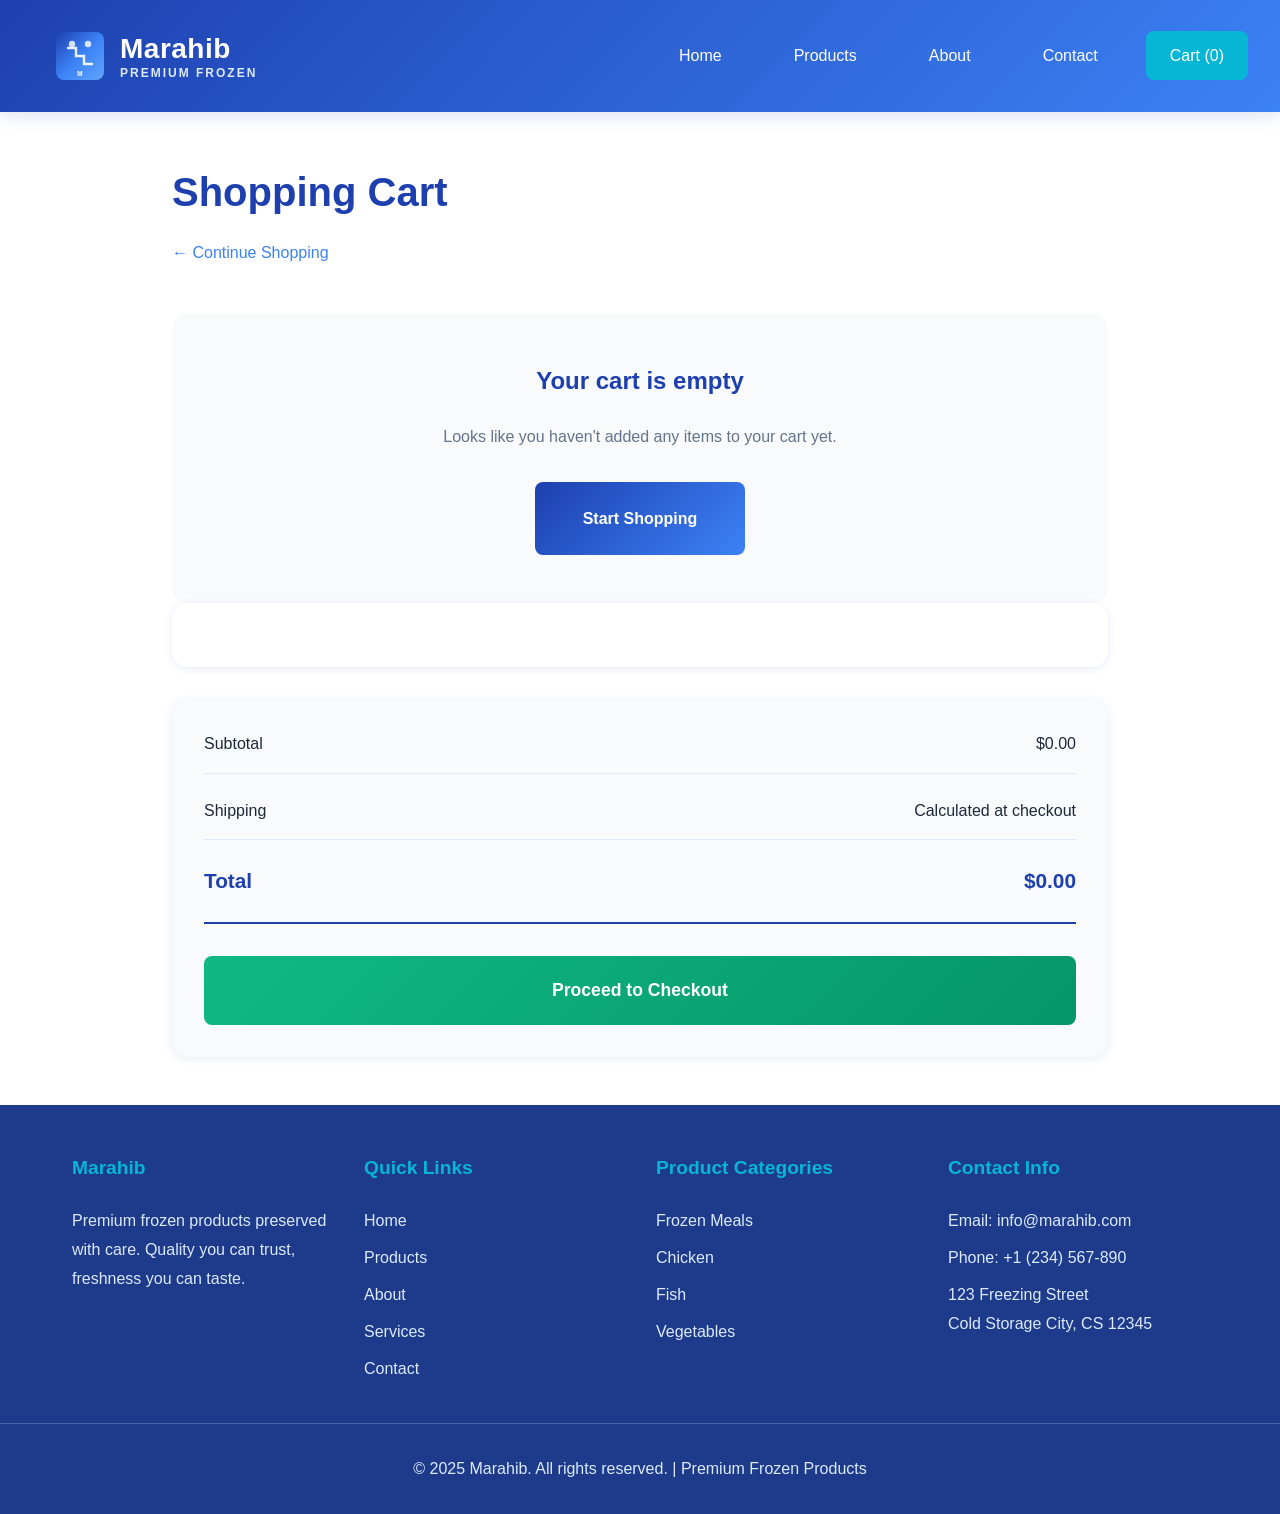
<file: marahib-cart.html>
<!DOCTYPE html>
<html lang="en">
<head>
    <meta charset="UTF-8">
    <meta name="viewport" content="width=device-width, initial-scale=1.0">
    <title>Shopping Cart - Marahib</title>
    <link rel="stylesheet" href="css/marahib-styles.css">
    <style>
        .cart-page {
            min-height: calc(100vh - 200px);
            padding: var(--spacing-xl) 0;
        }
        
        .cart-container {
            max-width: 1000px;
            margin: 0 auto;
            padding: 0 var(--spacing-lg);
        }
        
        .cart-header {
            margin-bottom: var(--spacing-xl);
        }
        
        .cart-header h1 {
            font-size: 2.5rem;
            color: var(--primary-blue);
            margin-bottom: var(--spacing-sm);
        }
        
        .cart-header a {
            color: var(--secondary-blue);
            text-decoration: none;
        }
        
        .cart-header a:hover {
            text-decoration: underline;
        }
        
        #emptyCart {
            text-align: center;
            padding: var(--spacing-xl);
            background: var(--light-gray);
            border-radius: var(--radius-lg);
            display: none;
        }
        
        #emptyCart h2 {
            color: var(--primary-blue);
            margin-bottom: var(--spacing-md);
        }
        
        #emptyCart p {
            color: var(--text-light);
            margin-bottom: var(--spacing-lg);
        }
        
        .continue-shopping-btn {
            display: inline-block;
            background: linear-gradient(135deg, var(--primary-blue), var(--secondary-blue));
            color: var(--white);
            padding: var(--spacing-md) var(--spacing-xl);
            text-decoration: none;
            border-radius: var(--radius-sm);
            font-weight: 600;
            transition: all 0.3s ease;
        }
        
        .continue-shopping-btn:hover {
            transform: translateY(-2px);
            box-shadow: var(--shadow-medium);
        }
        
        .cart-items-container {
            background: var(--white);
            border-radius: var(--radius-lg);
            box-shadow: var(--shadow-light);
            padding: var(--spacing-lg);
            margin-bottom: var(--spacing-lg);
        }
        
        .cart-item {
            display: grid;
            grid-template-columns: 2fr 1fr 1fr auto;
            gap: var(--spacing-md);
            align-items: center;
            padding: var(--spacing-md);
            border-bottom: 1px solid var(--ice-blue);
        }
        
        .cart-item:last-child {
            border-bottom: none;
        }
        
        .cart-item-info h4 {
            color: var(--primary-blue);
            margin-bottom: var(--spacing-xs);
        }
        
        .cart-item-info p {
            color: var(--text-light);
            font-size: 0.9rem;
        }
        
        .cart-item-quantity {
            display: flex;
            align-items: center;
            gap: var(--spacing-sm);
            justify-content: center;
        }
        
        .qty-btn {
            background: var(--ice-blue);
            border: none;
            width: 32px;
            height: 32px;
            border-radius: 50%;
            cursor: pointer;
            font-size: 1.2rem;
            font-weight: bold;
            color: var(--primary-blue);
            transition: all 0.3s ease;
        }
        
        .qty-btn:hover {
            background: var(--light-blue);
            color: var(--white);
        }
        
        .cart-item-quantity span {
            font-weight: 600;
            min-width: 30px;
            text-align: center;
        }
        
        .cart-item-total {
            text-align: right;
            font-size: 1.1rem;
            font-weight: 600;
            color: var(--success-green);
        }
        
        .remove-btn {
            background: transparent;
            border: none;
            color: #ef4444;
            font-size: 1.5rem;
            cursor: pointer;
            width: 32px;
            height: 32px;
            border-radius: 50%;
            transition: all 0.3s ease;
        }
        
        .remove-btn:hover {
            background: #fee2e2;
        }
        
        .cart-summary {
            background: var(--light-gray);
            border-radius: var(--radius-lg);
            padding: var(--spacing-lg);
            box-shadow: var(--shadow-light);
        }
        
        .summary-row {
            display: flex;
            justify-content: space-between;
            margin-bottom: var(--spacing-md);
            padding-bottom: var(--spacing-sm);
            border-bottom: 1px solid var(--ice-blue);
        }
        
        .summary-row.total {
            border-bottom: 2px solid var(--primary-blue);
            padding-bottom: var(--spacing-md);
            margin-bottom: var(--spacing-lg);
            font-size: 1.3rem;
            font-weight: 700;
            color: var(--primary-blue);
        }
        
        .checkout-btn {
            width: 100%;
            background: linear-gradient(135deg, var(--success-green), #059669);
            color: var(--white);
            border: none;
            padding: var(--spacing-md);
            border-radius: var(--radius-sm);
            font-size: 1.1rem;
            font-weight: 600;
            cursor: pointer;
            transition: all 0.3s ease;
        }
        
        .checkout-btn:hover {
            transform: translateY(-2px);
            box-shadow: var(--shadow-medium);
            background: linear-gradient(135deg, #059669, var(--success-green));
        }
        
        @media (max-width: 768px) {
            .cart-item {
                grid-template-columns: 1fr;
                gap: var(--spacing-sm);
                text-align: center;
            }
            
            .cart-item-total {
                text-align: center;
            }
            
            .cart-header h1 {
                font-size: 2rem;
            }
        }
    </style>
</head>
<body>
    <header>
        <nav class="main-nav" aria-label="Primary navigation">
            <div class="header-row">
                <a class="brand" href="marahib.html" style="text-decoration: none; display: flex; align-items: center; gap: var(--spacing-sm);">
                    <svg width="48" height="48" viewBox="0 0 120 120" xmlns="http://www.w3.org/2000/svg">
                        <defs>
                            <linearGradient id="iceGradient" x1="0%" y1="0%" x2="100%" y2="100%">
                                <stop offset="0%" style="stop-color:#1e40af;stop-opacity:1" />
                                <stop offset="50%" style="stop-color:#3b82f6;stop-opacity:1" />
                                <stop offset="100%" style="stop-color:#60a5fa;stop-opacity:1" />
                            </linearGradient>
                        </defs>
                        <rect width="120" height="120" rx="20" fill="url(#iceGradient)" />
                        <path d="M30 40 L50 40 L50 60 L70 60 L70 80 L90 80" stroke="white" stroke-width="6" stroke-linecap="round" fill="none" opacity="0.9"/>
                        <circle cx="40" cy="30" r="8" fill="white" opacity="0.8"/>
                        <circle cx="80" cy="30" r="8" fill="white" opacity="0.8"/>
                        <text x="60" y="110" text-anchor="middle" font-family="Arial, sans-serif" font-weight="bold" font-size="16" fill="white">M</text>
                    </svg>
                    <div class="brand-name">
                        <span class="brand-primary">Marahib</span>
                        <span class="brand-secondary">Premium Frozen</span>
                    </div>
                </a>
                <ul>
                    <li><a href="marahib.html">Home</a></li>
                    <li><a href="marahib.html#products">Products</a></li>
                    <li><a href="marahib.html#about">About</a></li>
                    <li><a href="marahib.html#contact">Contact</a></li>
                    <li><a href="marahib-cart.html" class="active">Cart (<span id="cartCount">0</span>)</a></li>
                </ul>
            </div>
        </nav>
    </header>

    <main>
        <section class="cart-page">
            <div class="cart-container">
                <div class="cart-header">
                    <h1>Shopping Cart</h1>
                    <a href="marahib.html">← Continue Shopping</a>
                </div>

                <div id="emptyCart">
                    <h2>Your cart is empty</h2>
                    <p>Looks like you haven't added any items to your cart yet.</p>
                    <a href="marahib.html" class="continue-shopping-btn">Start Shopping</a>
                </div>

                <div class="cart-items-container">
                    <div id="cartItems"></div>
                </div>

                <div class="cart-summary">
                    <div class="summary-row">
                        <span>Subtotal</span>
                        <span>$<span id="cartSubtotal">0.00</span></span>
                    </div>
                    <div class="summary-row">
                        <span>Shipping</span>
                        <span>Calculated at checkout</span>
                    </div>
                    <div class="summary-row total">
                        <span>Total</span>
                        <span>$<span id="cartTotal">0.00</span></span>
                    </div>
                    <button class="checkout-btn" onclick="checkout()">Proceed to Checkout</button>
                </div>
            </div>
        </section>
    </main>

    <footer>
        <div class="footer-content">
            <div class="footer-section">
                <h3>Marahib</h3>
                <p>Premium frozen products preserved with care. Quality you can trust, freshness you can taste.</p>
            </div>
            <div class="footer-section">
                <h3>Quick Links</h3>
                <p><a href="marahib.html">Home</a></p>
                <p><a href="marahib.html#products">Products</a></p>
                <p><a href="marahib.html#about">About</a></p>
                <p><a href="marahib.html#services">Services</a></p>
                <p><a href="marahib.html#contact">Contact</a></p>
            </div>
            <div class="footer-section">
                <h3>Product Categories</h3>
                <p><a href="marahib.html#products">Frozen Meals</a></p>
                <p><a href="marahib.html#products">Chicken</a></p>
                <p><a href="marahib.html#products">Fish</a></p>
                <p><a href="marahib.html#products">Vegetables</a></p>
            </div>
            <div class="footer-section">
                <h3>Contact Info</h3>
                <p>Email: info@marahib.com</p>
                <p>Phone: +1 (234) 567-890</p>
                <p>123 Freezing Street<br>Cold Storage City, CS 12345</p>
            </div>
        </div>
        <div class="footer-bottom">
            <p>&copy; 2025 Marahib. All rights reserved. | Premium Frozen Products</p>
        </div>
    </footer>

    <script src="js/marahib.js"></script>
</body>
</html>
</file>
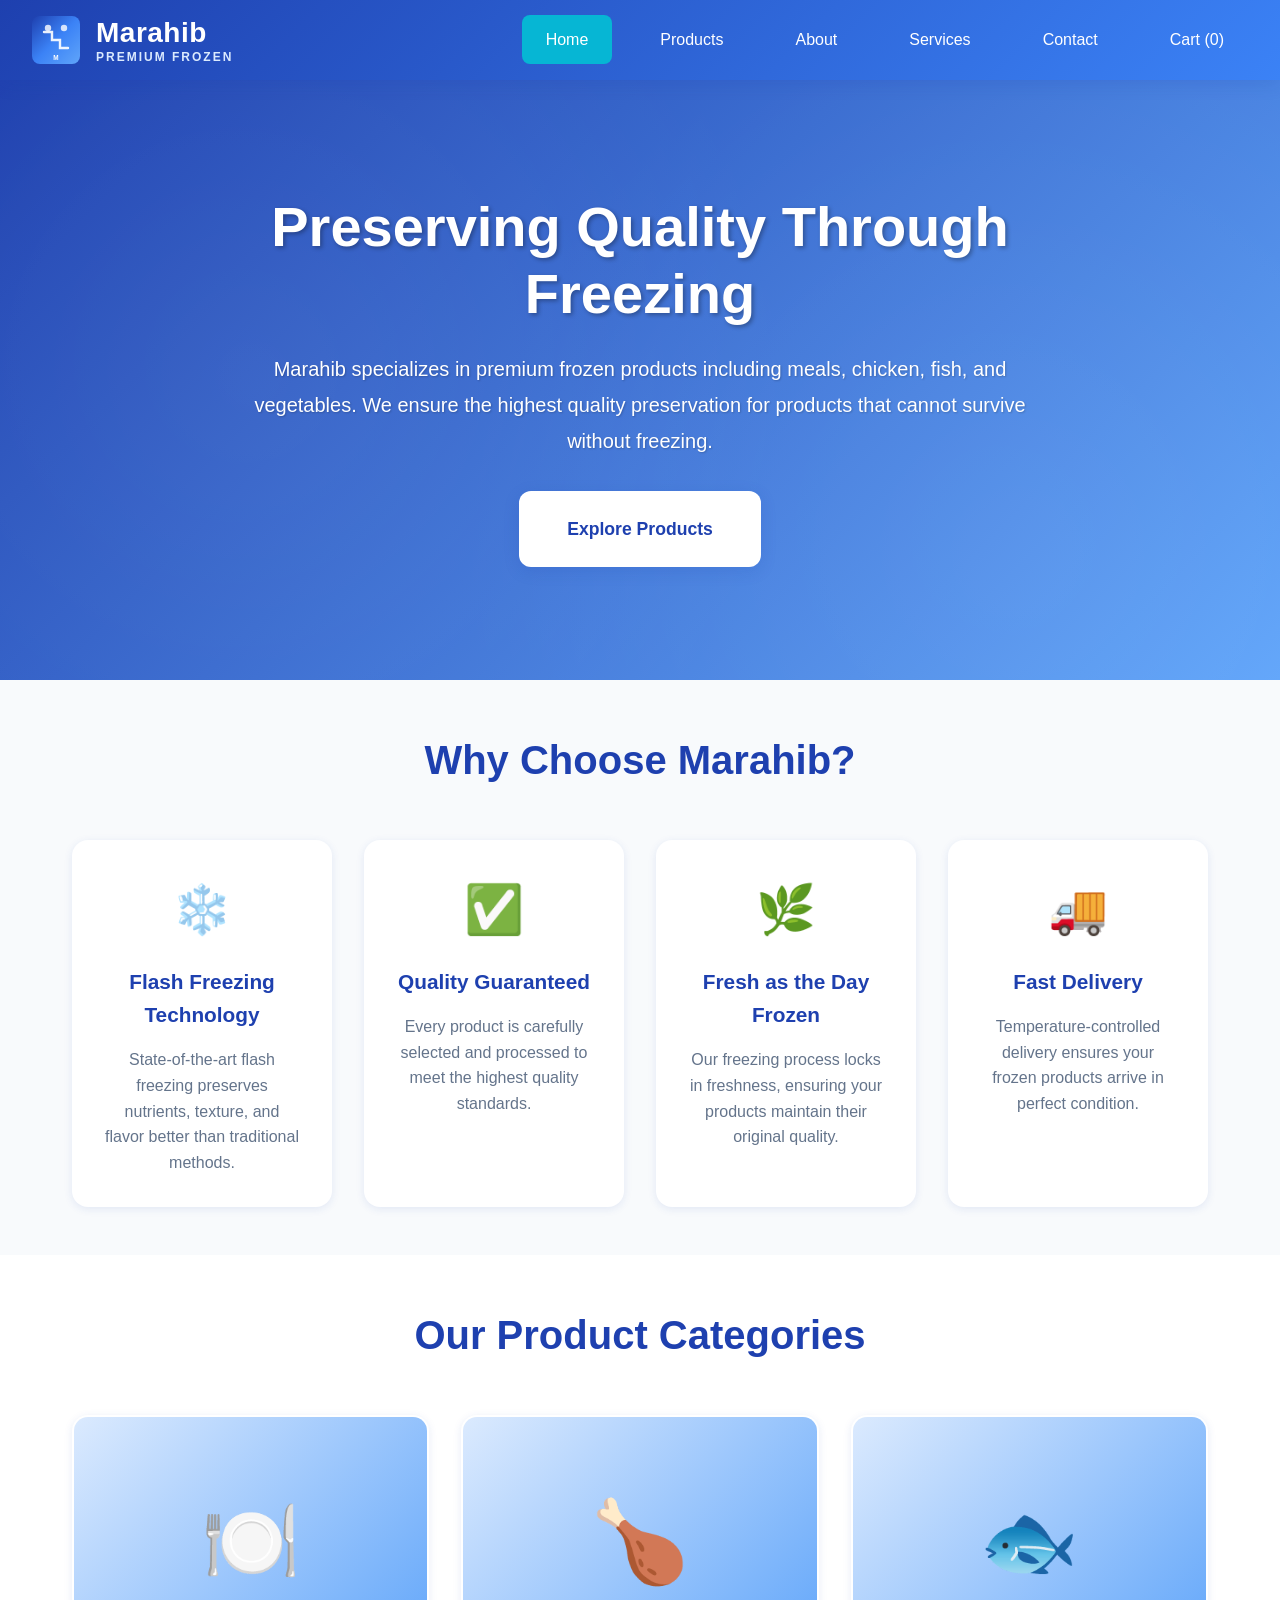
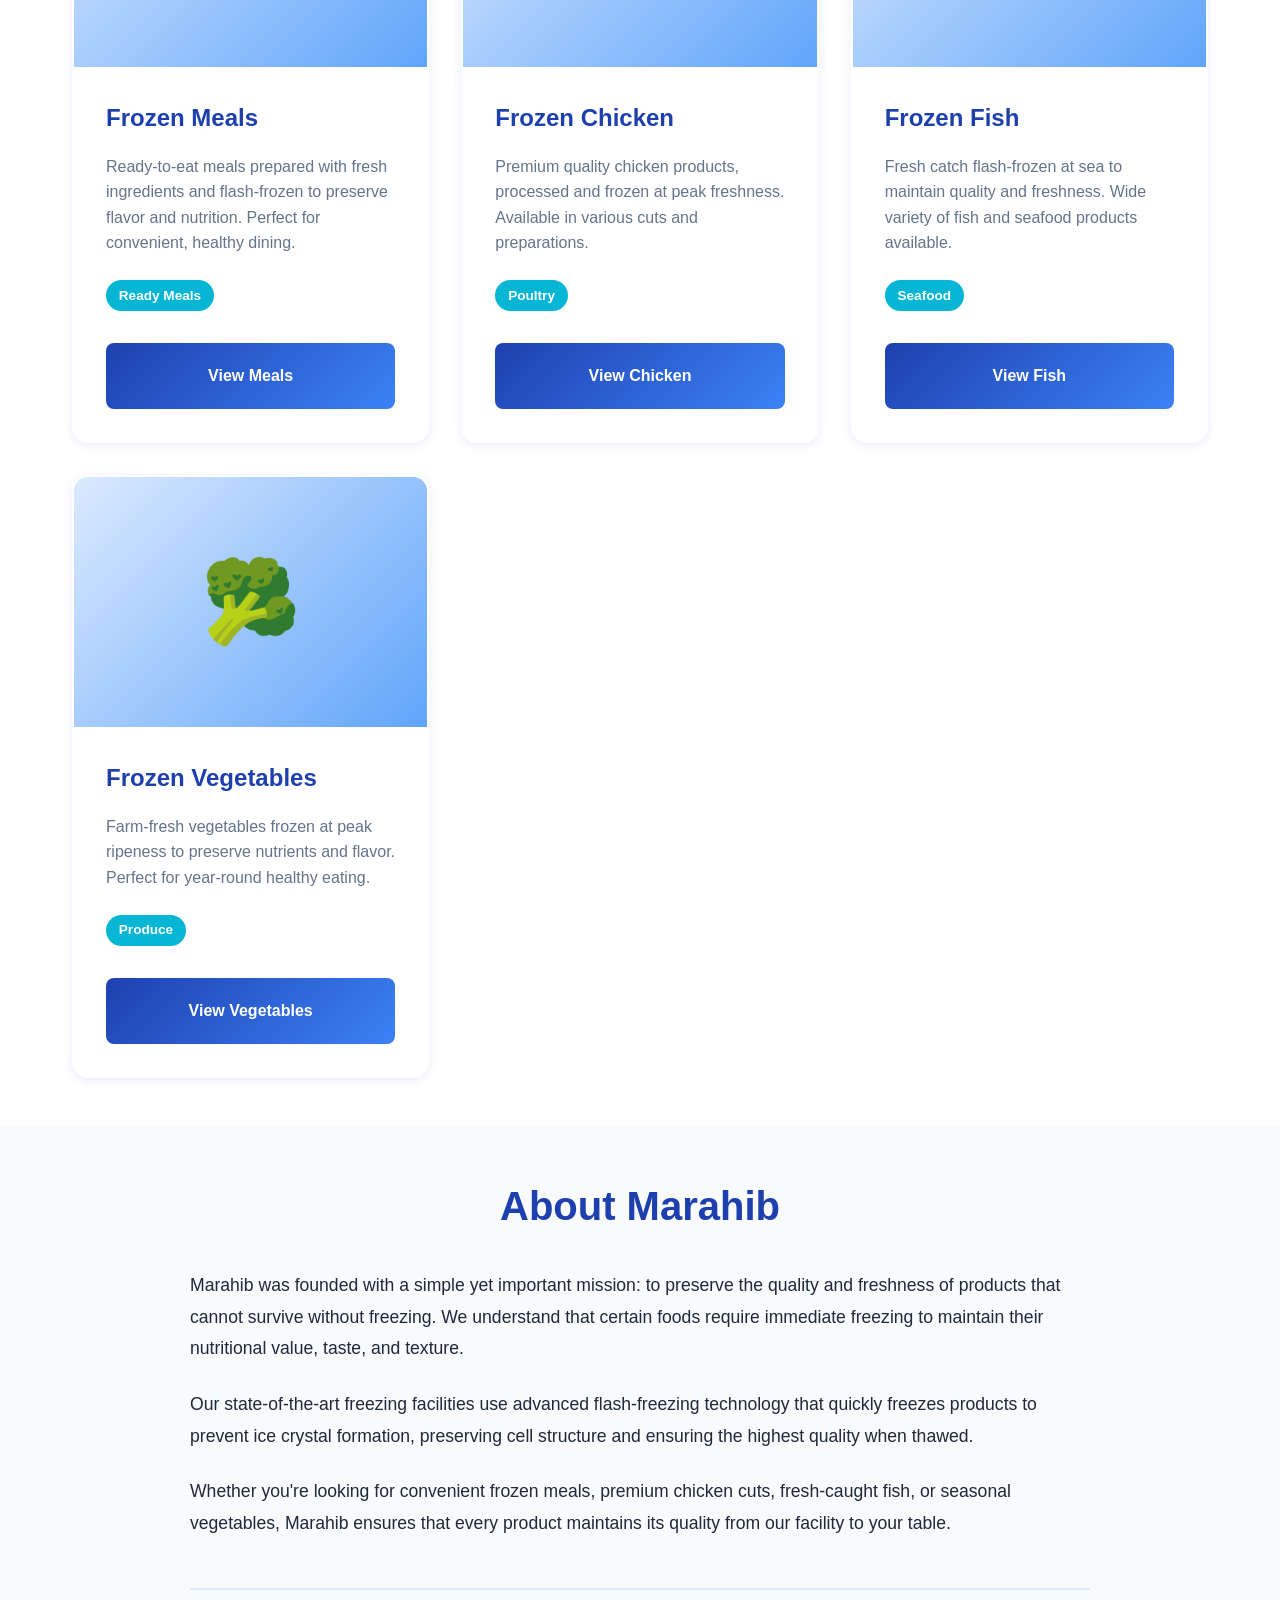
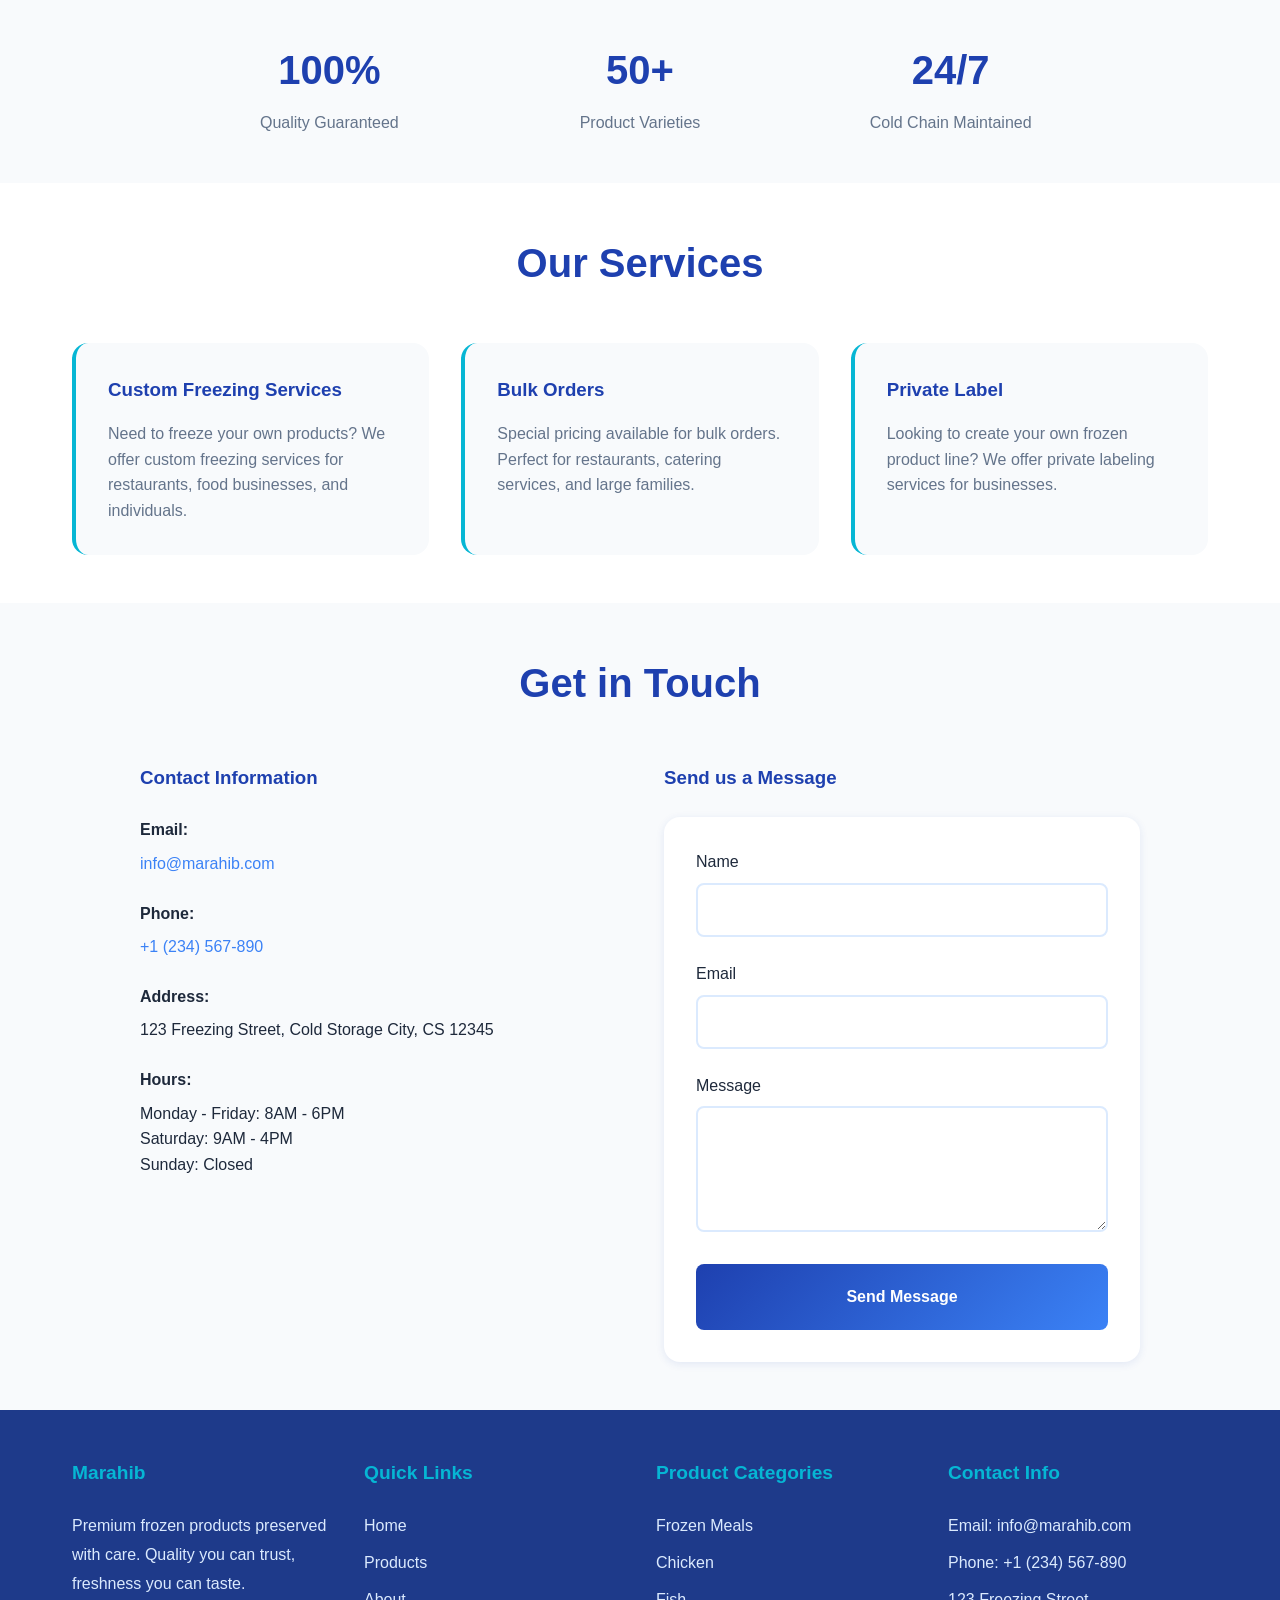
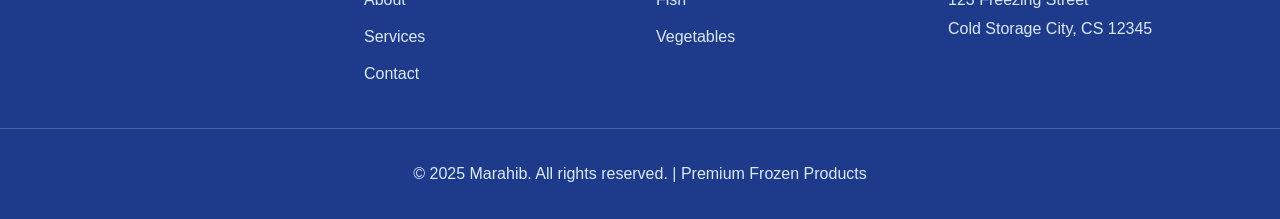
<file: marahib.html>
<!DOCTYPE html>
<html lang="en">
<head>
    <meta charset="UTF-8">
    <meta name="viewport" content="width=device-width, initial-scale=1.0">
    <title>Marahib - Premium Frozen Products</title>
    <meta name="description" content="Marahib specializes in premium frozen products including meals, chicken, fish, and vegetables. Quality preservation for products that cannot survive without freezing.">
    <meta name="keywords" content="frozen food, frozen meals, frozen chicken, frozen fish, frozen vegetables, food preservation, Marahib">
    <link rel="stylesheet" href="css/marahib-styles.css">
</head>
<body>
    <header>
        <nav class="main-nav" aria-label="Primary navigation">
            <div class="header-row">
                <div class="brand">
                    <svg width="48" height="48" viewBox="0 0 120 120" xmlns="http://www.w3.org/2000/svg">
                        <defs>
                            <linearGradient id="iceGradient" x1="0%" y1="0%" x2="100%" y2="100%">
                                <stop offset="0%" style="stop-color:#1e40af;stop-opacity:1" />
                                <stop offset="50%" style="stop-color:#3b82f6;stop-opacity:1" />
                                <stop offset="100%" style="stop-color:#60a5fa;stop-opacity:1" />
                            </linearGradient>
                        </defs>
                        <rect width="120" height="120" rx="20" fill="url(#iceGradient)" />
                        <path d="M30 40 L50 40 L50 60 L70 60 L70 80 L90 80" stroke="white" stroke-width="6" stroke-linecap="round" fill="none" opacity="0.9"/>
                        <circle cx="40" cy="30" r="8" fill="white" opacity="0.8"/>
                        <circle cx="80" cy="30" r="8" fill="white" opacity="0.8"/>
                        <text x="60" y="110" text-anchor="middle" font-family="Arial, sans-serif" font-weight="bold" font-size="16" fill="white">M</text>
                    </svg>
                    <div class="brand-name">
                        <span class="brand-primary">Marahib</span>
                        <span class="brand-secondary">Premium Frozen</span>
                    </div>
                </div>
                <ul>
                    <li><a href="#home" class="active">Home</a></li>
                    <li><a href="#products">Products</a></li>
                    <li><a href="#about">About</a></li>
                    <li><a href="#services">Services</a></li>
                    <li><a href="#contact">Contact</a></li>
                    <li><a href="marahib-cart.html">Cart (<span id="cartCount">0</span>)</a></li>
                </ul>
            </div>
        </nav>
    </header>

    <main>
        <section id="home" class="hero-section">
            <div class="hero-overlay">
                <h1>Preserving Quality Through Freezing</h1>
                <p>Marahib specializes in premium frozen products including meals, chicken, fish, and vegetables. We ensure the highest quality preservation for products that cannot survive without freezing.</p>
                <a href="#products" class="hero-btn">Explore Products</a>
            </div>
            <div class="hero-pattern"></div>
        </section>

        <section id="features" class="features-section">
            <div class="container">
                <h2>Why Choose Marahib?</h2>
                <div class="features-grid">
                    <div class="feature-card">
                        <div class="feature-icon">❄️</div>
                        <h3>Flash Freezing Technology</h3>
                        <p>State-of-the-art flash freezing preserves nutrients, texture, and flavor better than traditional methods.</p>
                    </div>
                    <div class="feature-card">
                        <div class="feature-icon">✅</div>
                        <h3>Quality Guaranteed</h3>
                        <p>Every product is carefully selected and processed to meet the highest quality standards.</p>
                    </div>
                    <div class="feature-card">
                        <div class="feature-icon">🌿</div>
                        <h3>Fresh as the Day Frozen</h3>
                        <p>Our freezing process locks in freshness, ensuring your products maintain their original quality.</p>
                    </div>
                    <div class="feature-card">
                        <div class="feature-icon">🚚</div>
                        <h3>Fast Delivery</h3>
                        <p>Temperature-controlled delivery ensures your frozen products arrive in perfect condition.</p>
                    </div>
                </div>
            </div>
        </section>

        <section id="products" class="products-section">
            <div class="container">
                <h2>Our Product Categories</h2>
                <div class="products-grid">
                    <article class="product-card category-card" data-category="meals">
                        <div class="product-img-placeholder">
                            <div class="category-icon">🍽️</div>
                        </div>
                        <div class="product-card-content">
                            <h3>Frozen Meals</h3>
                            <p>Ready-to-eat meals prepared with fresh ingredients and flash-frozen to preserve flavor and nutrition. Perfect for convenient, healthy dining.</p>
                            <span class="category-badge">Ready Meals</span>
                        </div>
                        <div class="product-card-footer">
                            <button type="button" class="view-products-btn" data-category="meals">View Meals</button>
                        </div>
                    </article>

                    <article class="product-card category-card" data-category="chicken">
                        <div class="product-img-placeholder">
                            <div class="category-icon">🍗</div>
                        </div>
                        <div class="product-card-content">
                            <h3>Frozen Chicken</h3>
                            <p>Premium quality chicken products, processed and frozen at peak freshness. Available in various cuts and preparations.</p>
                            <span class="category-badge">Poultry</span>
                        </div>
                        <div class="product-card-footer">
                            <button type="button" class="view-products-btn" data-category="chicken">View Chicken</button>
                        </div>
                    </article>

                    <article class="product-card category-card" data-category="fish">
                        <div class="product-img-placeholder">
                            <div class="category-icon">🐟</div>
                        </div>
                        <div class="product-card-content">
                            <h3>Frozen Fish</h3>
                            <p>Fresh catch flash-frozen at sea to maintain quality and freshness. Wide variety of fish and seafood products available.</p>
                            <span class="category-badge">Seafood</span>
                        </div>
                        <div class="product-card-footer">
                            <button type="button" class="view-products-btn" data-category="fish">View Fish</button>
                        </div>
                    </article>

                    <article class="product-card category-card" data-category="vegetables">
                        <div class="product-img-placeholder">
                            <div class="category-icon">🥦</div>
                        </div>
                        <div class="product-card-content">
                            <h3>Frozen Vegetables</h3>
                            <p>Farm-fresh vegetables frozen at peak ripeness to preserve nutrients and flavor. Perfect for year-round healthy eating.</p>
                            <span class="category-badge">Produce</span>
                        </div>
                        <div class="product-card-footer">
                            <button type="button" class="view-products-btn" data-category="vegetables">View Vegetables</button>
                        </div>
                    </article>
                </div>

                <div id="productDetails" class="product-details-section" style="display: none;">
                    <h3 id="categoryTitle"></h3>
                    <div id="productList" class="products-list"></div>
                </div>
            </div>
        </section>

        <section id="about" class="about-section">
            <div class="container">
                <div class="about-content">
                    <div class="about-text">
                        <h2>About Marahib</h2>
                        <p>Marahib was founded with a simple yet important mission: to preserve the quality and freshness of products that cannot survive without freezing. We understand that certain foods require immediate freezing to maintain their nutritional value, taste, and texture.</p>
                        <p>Our state-of-the-art freezing facilities use advanced flash-freezing technology that quickly freezes products to prevent ice crystal formation, preserving cell structure and ensuring the highest quality when thawed.</p>
                        <p>Whether you're looking for convenient frozen meals, premium chicken cuts, fresh-caught fish, or seasonal vegetables, Marahib ensures that every product maintains its quality from our facility to your table.</p>
                        <div class="about-stats">
                            <div class="stat-item">
                                <div class="stat-number">100%</div>
                                <div class="stat-label">Quality Guaranteed</div>
                            </div>
                            <div class="stat-item">
                                <div class="stat-number">50+</div>
                                <div class="stat-label">Product Varieties</div>
                            </div>
                            <div class="stat-item">
                                <div class="stat-number">24/7</div>
                                <div class="stat-label">Cold Chain Maintained</div>
                            </div>
                        </div>
                    </div>
                </div>
            </div>
        </section>

        <section id="services" class="services-section">
            <div class="container">
                <h2>Our Services</h2>
                <div class="services-grid">
                    <div class="service-card">
                        <h3>Custom Freezing Services</h3>
                        <p>Need to freeze your own products? We offer custom freezing services for restaurants, food businesses, and individuals.</p>
                    </div>
                    <div class="service-card">
                        <h3>Bulk Orders</h3>
                        <p>Special pricing available for bulk orders. Perfect for restaurants, catering services, and large families.</p>
                    </div>
                    <div class="service-card">
                        <h3>Private Label</h3>
                        <p>Looking to create your own frozen product line? We offer private labeling services for businesses.</p>
                    </div>
                </div>
            </div>
        </section>

        <section id="contact" class="contact-section">
            <div class="container">
                <h2>Get in Touch</h2>
                <div class="contact-content">
                    <div class="contact-info">
                        <h3>Contact Information</h3>
                        <div class="contact-item">
                            <strong>Email:</strong>
                            <a href="mailto:info@marahib.com">info@marahib.com</a>
                        </div>
                        <div class="contact-item">
                            <strong>Phone:</strong>
                            <a href="tel:+1234567890">+1 (234) 567-890</a>
                        </div>
                        <div class="contact-item">
                            <strong>Address:</strong>
                            <p>123 Freezing Street, Cold Storage City, CS 12345</p>
                        </div>
                        <div class="contact-item">
                            <strong>Hours:</strong>
                            <p>Monday - Friday: 8AM - 6PM<br>Saturday: 9AM - 4PM<br>Sunday: Closed</p>
                        </div>
                    </div>
                    <div class="contact-form-container">
                        <h3>Send us a Message</h3>
                        <form class="contact-form" id="contactForm">
                            <div class="form-group">
                                <label for="name">Name</label>
                                <input type="text" id="name" name="name" required>
                            </div>
                            <div class="form-group">
                                <label for="email">Email</label>
                                <input type="email" id="email" name="email" required>
                            </div>
                            <div class="form-group">
                                <label for="message">Message</label>
                                <textarea id="message" name="message" rows="5" required></textarea>
                            </div>
                            <button type="submit" class="submit-btn">Send Message</button>
                        </form>
                    </div>
                </div>
            </div>
        </section>
    </main>

    <footer>
        <div class="footer-content">
            <div class="footer-section">
                <h3>Marahib</h3>
                <p>Premium frozen products preserved with care. Quality you can trust, freshness you can taste.</p>
            </div>
            <div class="footer-section">
                <h3>Quick Links</h3>
                <p><a href="#home">Home</a></p>
                <p><a href="#products">Products</a></p>
                <p><a href="#about">About</a></p>
                <p><a href="#services">Services</a></p>
                <p><a href="#contact">Contact</a></p>
            </div>
            <div class="footer-section">
                <h3>Product Categories</h3>
                <p><a href="#products" data-category="meals">Frozen Meals</a></p>
                <p><a href="#products" data-category="chicken">Chicken</a></p>
                <p><a href="#products" data-category="fish">Fish</a></p>
                <p><a href="#products" data-category="vegetables">Vegetables</a></p>
            </div>
            <div class="footer-section">
                <h3>Contact Info</h3>
                <p>Email: info@marahib.com</p>
                <p>Phone: +1 (234) 567-890</p>
                <p>123 Freezing Street<br>Cold Storage City, CS 12345</p>
            </div>
        </div>
        <div class="footer-bottom">
            <p>&copy; 2025 Marahib. All rights reserved. | Premium Frozen Products</p>
        </div>
    </footer>

    <script src="js/marahib.js"></script>
</body>
</html>
</file>
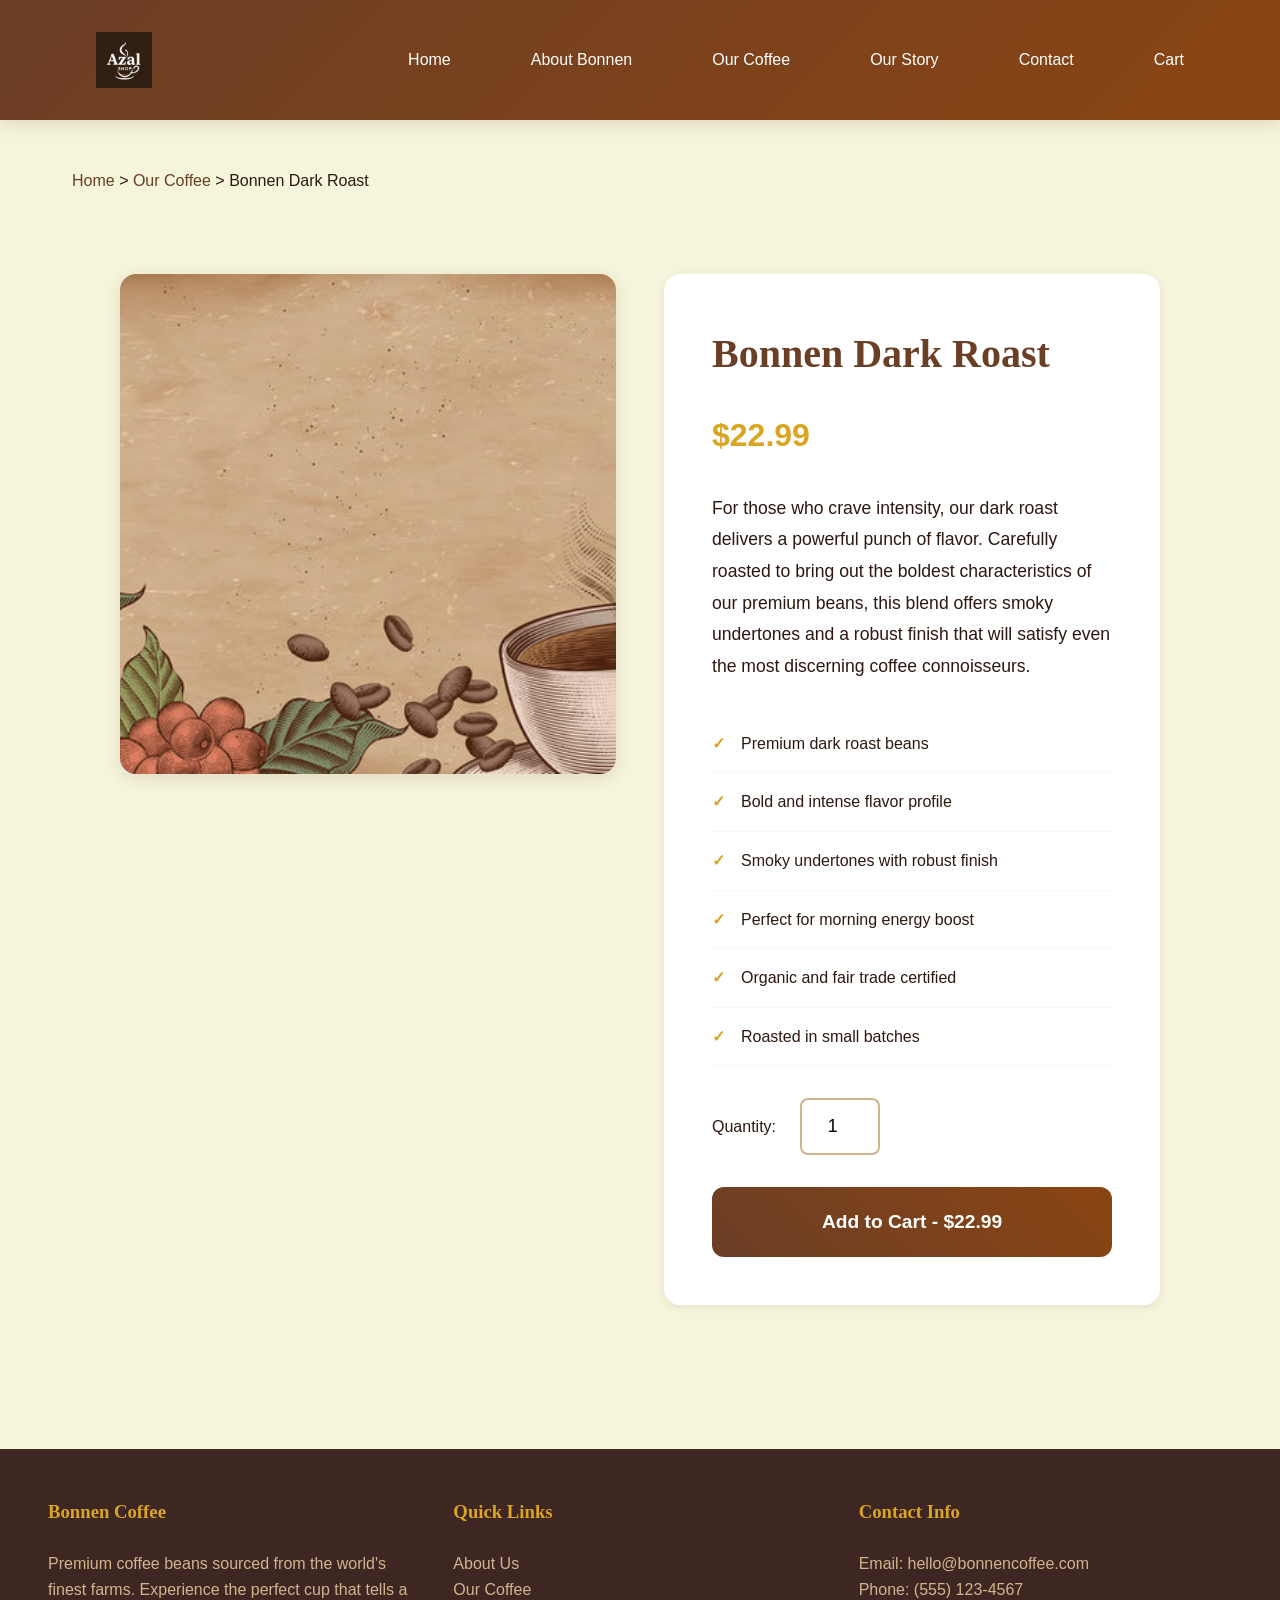
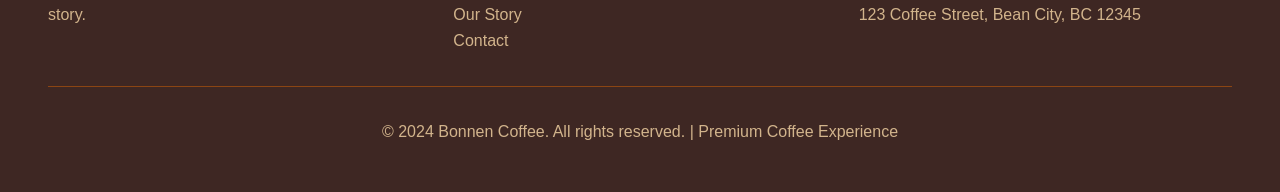
<file: product-dark-roast.html>
<!DOCTYPE html>
<html lang="en">
<head>
    <meta charset="UTF-8">
    <meta name="viewport" content="width=device-width, initial-scale=1.0">
    <title>Bonnen Dark Roast - Premium Coffee</title>
    <meta name="description" content="Bold and intense, our dark roast delivers a powerful flavor profile with smoky undertones and a robust finish that coffee connoisseurs will love.">
    <meta property="og:title" content="Bonnen Dark Roast - Yemeni Coffee">
    <meta property="og:description" content="Premium Yemeni-inspired coffee from Bonnen. Dark Roast.">
    <meta property="og:type" content="website">
    <meta property="og:image" content="logo.jpg">
    <link rel="icon" href="1.jpg" type="image/jpeg">
    <link rel="stylesheet" href="css/styles.css">
    <style>
        .product-detail {
            max-width: 1200px;
            margin: 0 auto;
            padding: var(--spacing-xl);
            display: grid;
            grid-template-columns: 1fr 1fr;
            gap: var(--spacing-xl);
            align-items: start;
        }
        
        .product-image {
            width: 100%;
            height: 500px;
            object-fit: cover;
            border-radius: var(--radius-lg);
            box-shadow: var(--shadow-medium);
        }
        
        .product-info {
            background: var(--white);
            padding: var(--spacing-xl);
            border-radius: var(--radius-lg);
            box-shadow: var(--shadow-light);
        }
        
        .product-title {
            font-family: var(--font-heading);
            font-size: 2.5rem;
            color: var(--primary-brown);
            margin-bottom: var(--spacing-md);
        }
        
        .product-price {
            font-size: 2rem;
            font-weight: 700;
            color: var(--accent-gold);
            margin-bottom: var(--spacing-lg);
        }
        
        .product-description {
            font-size: 1.1rem;
            line-height: 1.8;
            color: var(--text-dark);
            margin-bottom: var(--spacing-lg);
        }
        
        .product-features {
            list-style: none;
            margin-bottom: var(--spacing-lg);
        }
        
        .product-features li {
            padding: var(--spacing-sm) 0;
            border-bottom: 1px solid var(--light-gray);
            display: flex;
            align-items: center;
        }
        
        .product-features li:before {
            content: "✓";
            color: var(--accent-gold);
            font-weight: bold;
            margin-right: var(--spacing-sm);
        }
        
        .quantity-selector {
            display: flex;
            align-items: center;
            gap: var(--spacing-md);
            margin-bottom: var(--spacing-lg);
        }
        
        .quantity-input {
            width: 80px;
            padding: var(--spacing-sm);
            border: 2px solid var(--light-brown);
            border-radius: var(--radius-sm);
            text-align: center;
            font-size: 1.1rem;
        }
        
        .add-to-cart-large {
            background: linear-gradient(45deg, var(--primary-brown), var(--secondary-brown));
            color: var(--white);
            border: none;
            padding: var(--spacing-md) var(--spacing-xl);
            border-radius: var(--radius-md);
            font-size: 1.2rem;
            font-weight: 600;
            cursor: pointer;
            transition: all 0.3s ease;
            width: 100%;
        }
        
        .add-to-cart-large:hover {
            background: linear-gradient(45deg, var(--secondary-brown), var(--primary-brown));
            transform: translateY(-2px);
            box-shadow: var(--shadow-medium);
        }
        
        .breadcrumb {
            margin-bottom: var(--spacing-lg);
        }
        
        .breadcrumb a {
            color: var(--primary-brown);
            text-decoration: none;
        }
        
        .breadcrumb a:hover {
            text-decoration: underline;
        }
        
        @media (max-width: 768px) {
            .product-detail {
                grid-template-columns: 1fr;
                padding: var(--spacing-lg);
            }
            
            .product-image {
                height: 300px;
            }
        }
    </style>
</head>
<body>
    <header>
        <nav class="main-nav" aria-label="Primary navigation">
      <div class="header-row">
        <a class="brand" href="index.html#home" aria-label="Azal Coffee Shop Home">
          <img src="logo.jpg" alt="Azal Coffee Shop - Yemeni Coffee logo">
        </a>
        <ul>
          <li><a href="index.html#home">Home</a></li>
          <li><a href="index.html#about">About Bonnen</a></li>
          <li><a href="index.html#products">Our Coffee</a></li>
          <li><a href="index.html#story">Our Story</a></li>
          <li><a href="index.html#contact">Contact</a></li>
          <li><a href="cart.html">Cart</a></li>
        </ul>
      </div>
    </nav>
    </header>

    <main>
        <div class="breadcrumb">
            <a href="index.html">Home</a> > <a href="index.html#products">Our Coffee</a> > Bonnen Dark Roast
        </div>
        
        <div class="product-detail">
            <img src="./banar.jpg" alt="Bonnen Dark Roast Coffee" class="product-image">
            
            <div class="product-info">
                <h1 class="product-title">Bonnen Dark Roast</h1>
                <div class="product-price">$22.99</div>
                
                <p class="product-description">
                    For those who crave intensity, our dark roast delivers a powerful punch of flavor. Carefully roasted to bring out the boldest characteristics of our premium beans, this blend offers smoky undertones and a robust finish that will satisfy even the most discerning coffee connoisseurs.
                </p>
                
                <ul class="product-features">
                    <li>Premium dark roast beans</li>
                    <li>Bold and intense flavor profile</li>
                    <li>Smoky undertones with robust finish</li>
                    <li>Perfect for morning energy boost</li>
                    <li>Organic and fair trade certified</li>
                    <li>Roasted in small batches</li>
                </ul>
                
                <div class="quantity-selector">
                    <label for="quantity">Quantity:</label>
                    <input type="number" id="quantity" class="quantity-input" value="1" min="1" max="10">
                </div>
                
                <button class="add-to-cart-large" onclick="addToCartWithQuantity()">
                    Add to Cart - $22.99
                </button>
            </div>
        </div>
    </main>

    <!-- Floating Cart Button -->
    <a id="view-cart-btn" href="cart.html" aria-label="View shopping cart">
        <svg width="32" height="32" viewBox="0 0 24 24" fill="none" aria-hidden="true">
            <path d="M7 7h10l-1.5 9h-7L7 7zm0 0V5a2 2 0 1 1 4 0v2" stroke="#fff" stroke-width="2" stroke-linecap="round" stroke-linejoin="round"/>
            <circle cx="9.5" cy="18" r="1" fill="#fff"/>
            <circle cx="14.5" cy="18" r="1" fill="#fff"/>
        </svg>
    </a>

    <footer>
        <div class="footer-content">
            <div class="footer-section">
                <h3>Bonnen Coffee</h3>
                <p>Premium coffee beans sourced from the world's finest farms. Experience the perfect cup that tells a story.</p>
            </div>
            <div class="footer-section">
                <h3>Quick Links</h3>
                <p><a href="index.html#about">About Us</a></p>
                <p><a href="index.html#products">Our Coffee</a></p>
                <p><a href="index.html#story">Our Story</a></p>
                <p><a href="index.html#contact">Contact</a></p>
            </div>
            <div class="footer-section">
                <h3>Contact Info</h3>
                <p>Email: hello@bonnencoffee.com</p>
                <p>Phone: (555) 123-4567</p>
                <p>123 Coffee Street, Bean City, BC 12345</p>
            </div>
        </div>
        <div class="footer-bottom">
            <p>&copy; 2024 Bonnen Coffee. All rights reserved. | Premium Coffee Experience</p>
        </div>
    </footer>

    <script>
        function addToCartWithQuantity() {
            const quantity = parseInt(document.getElementById('quantity').value);
            const productId = 'dark-roast';
            const productName = 'Bonnen Dark Roast';
            const productPrice = 22.99;
            
            let cart = JSON.parse(localStorage.getItem('cart')) || [];
            const existingItem = cart.find(item => item.id === productId);
            
            if (existingItem) {
                existingItem.quantity += quantity;
            } else {
                cart.push({
                    id: productId,
                    name: productName,
                    price: productPrice,
                    quantity: quantity
                });
            }
            
            localStorage.setItem('cart', JSON.stringify(cart));
            
            const notification = document.createElement('div');
            notification.textContent = `${quantity} x ${productName} added to cart!`;
            notification.style.cssText = `
                position: fixed;
                top: 20px;
                left: 50%;
                transform: translateX(-50%);
                background: #6b3e26;
                color: white;
                padding: 12px 24px;
                border-radius: 8px;
                z-index: 2000;
                font-weight: 500;
                box-shadow: 0 4px 12px rgba(0,0,0,0.3);
            `;
            document.body.appendChild(notification);
            
            setTimeout(() => {
                if (notification.parentNode) {
                    notification.parentNode.removeChild(notification);
                }
            }, 3000);
        }
        
        function updateCartIcon() {
            const cart = JSON.parse(localStorage.getItem('cart')) || [];
            const cartIcon = document.getElementById('view-cart-btn');
            if (cartIcon) {
                cartIcon.style.display = cart.length > 0 ? 'block' : 'none';
            }
        }
        
        updateCartIcon();
    </script>
</body>
</html>
</file>
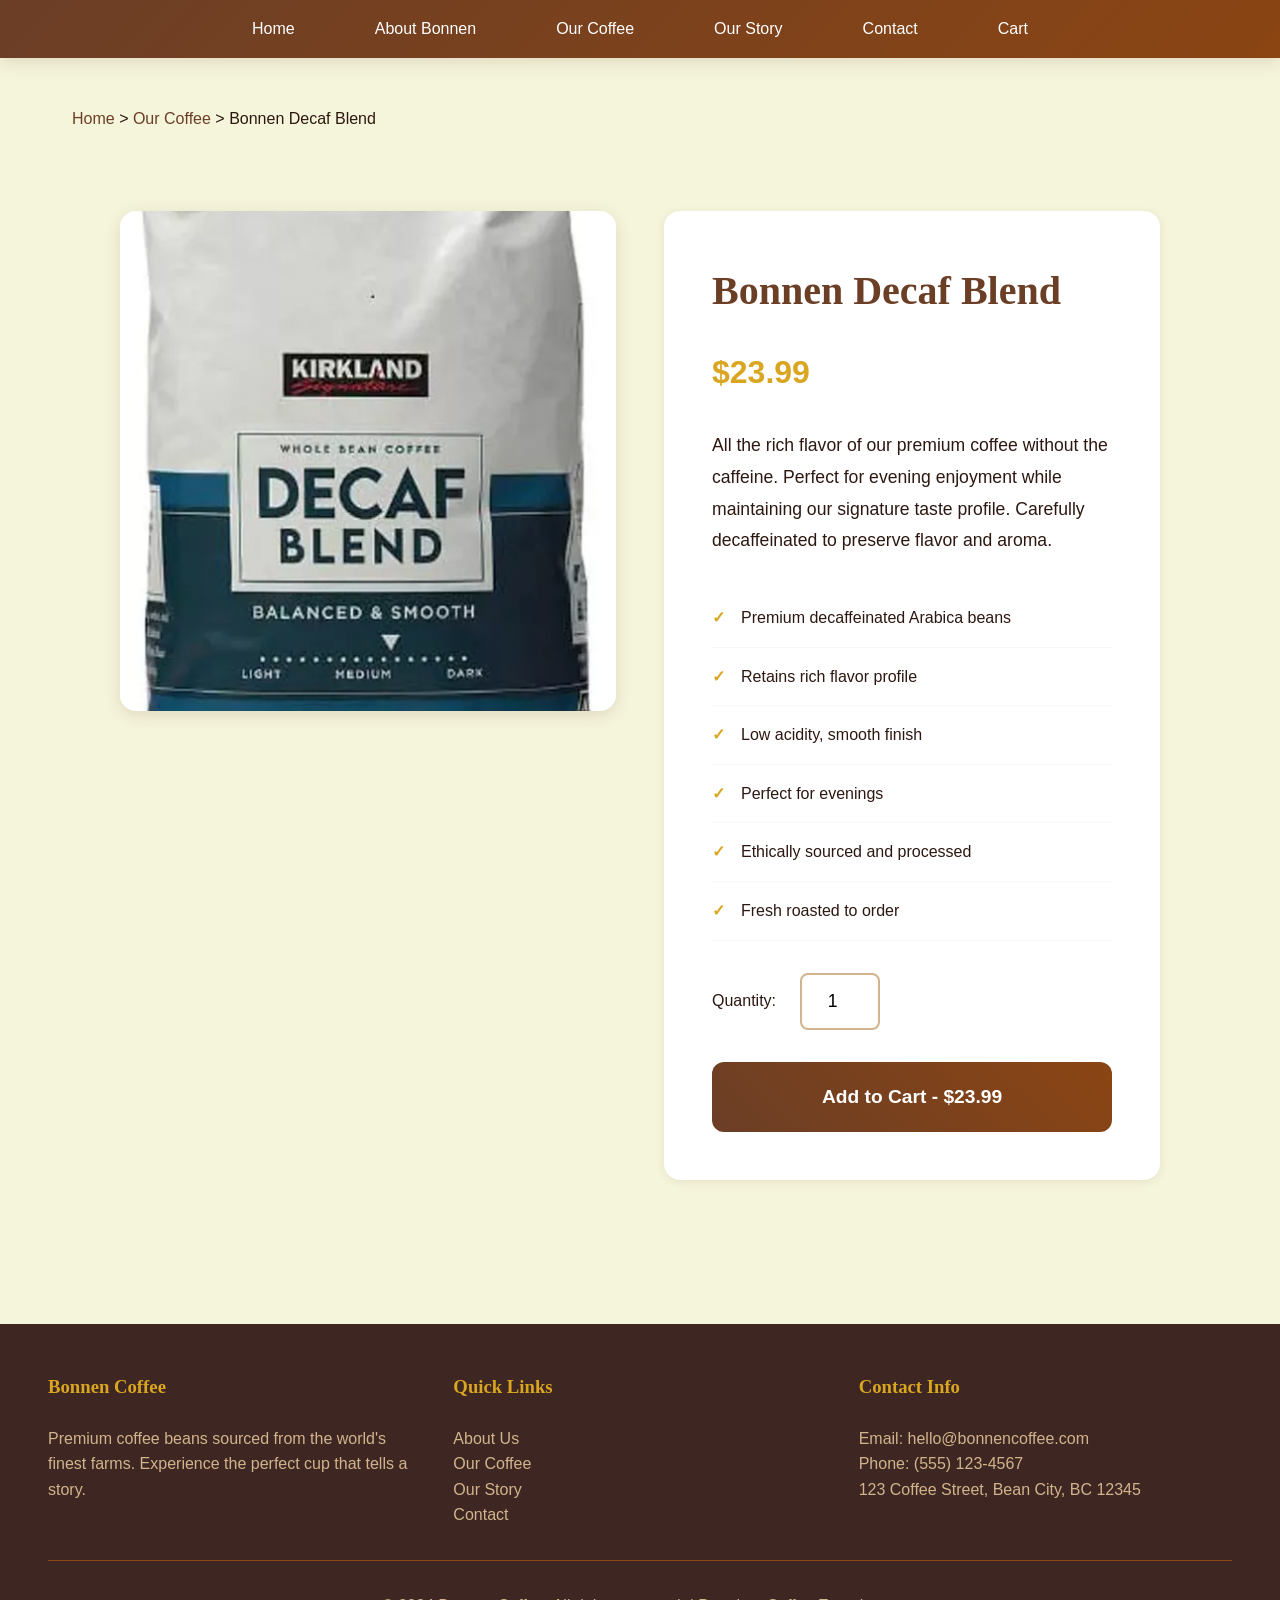
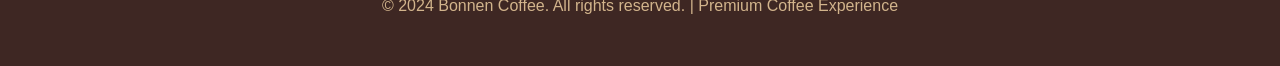
<file: product-decaf-blend.html>
<!DOCTYPE html>
<html lang="en">
<head>
  <meta charset="UTF-8">
  <meta name="viewport" content="width=device-width, initial-scale=1.0">
  <title>Bonnen Decaf Blend - Premium Coffee</title>
  <meta name="description" content="All the rich flavor of premium coffee without the caffeine. Bonnen Decaf Blend is perfect for evening enjoyment.">
  <link rel="icon" href="1.jpg" type="image/jpeg">
  <link rel="stylesheet" href="css/styles.css">
  <style>
    .product-detail { max-width: 1200px; margin: 0 auto; padding: var(--spacing-xl); display: grid; grid-template-columns: 1fr 1fr; gap: var(--spacing-xl); align-items: start; }
    .product-image { width: 100%; height: 500px; object-fit: cover; border-radius: var(--radius-lg); box-shadow: var(--shadow-medium); }
    .product-info { background: var(--white); padding: var(--spacing-xl); border-radius: var(--radius-lg); box-shadow: var(--shadow-light); }
    .product-title { font-family: var(--font-heading); font-size: 2.5rem; color: var(--primary-brown); margin-bottom: var(--spacing-md); }
    .product-price { font-size: 2rem; font-weight: 700; color: var(--accent-gold); margin-bottom: var(--spacing-lg); }
    .product-description { font-size: 1.1rem; line-height: 1.8; color: var(--text-dark); margin-bottom: var(--spacing-lg); }
    .product-features { list-style: none; margin-bottom: var(--spacing-lg); }
    .product-features li { padding: var(--spacing-sm) 0; border-bottom: 1px solid var(--light-gray); display: flex; align-items: center; }
    .product-features li:before { content: "✓"; color: var(--accent-gold); font-weight: bold; margin-right: var(--spacing-sm); }
    .quantity-selector { display: flex; align-items: center; gap: var(--spacing-md); margin-bottom: var(--spacing-lg); }
    .quantity-input { width: 80px; padding: var(--spacing-sm); border: 2px solid var(--light-brown); border-radius: var(--radius-sm); text-align: center; font-size: 1.1rem; }
    .add-to-cart-large { background: linear-gradient(45deg, var(--primary-brown), var(--secondary-brown)); color: var(--white); border: none; padding: var(--spacing-md) var(--spacing-xl); border-radius: var(--radius-md); font-size: 1.2rem; font-weight: 600; cursor: pointer; transition: all 0.3s ease; width: 100%; }
    .add-to-cart-large:hover { background: linear-gradient(45deg, var(--secondary-brown), var(--primary-brown)); transform: translateY(-2px); box-shadow: var(--shadow-medium); }
    .breadcrumb { margin-bottom: var(--spacing-lg); }
    .breadcrumb a { color: var(--primary-brown); text-decoration: none; }
    .breadcrumb a:hover { text-decoration: underline; }
    @media (max-width: 768px) { .product-detail { grid-template-columns: 1fr; padding: var(--spacing-lg); } .product-image { height: 300px; } }
  </style>
</head>
<body>
  <header>
    <nav class="main-nav" aria-label="Primary navigation">
      <ul>
        <li><a href="index.html">Home</a></li>
        <li><a href="index.html#about">About Bonnen</a></li>
        <li><a href="index.html#products">Our Coffee</a></li>
        <li><a href="index.html#story">Our Story</a></li>
        <li><a href="index.html#contact">Contact</a></li>
        <li><a href="cart.html">Cart</a></li>
      </ul>
    </nav>
  </header>
  <main>
    <div class="breadcrumb">
      <a href="index.html">Home</a> > <a href="index.html#products">Our Coffee</a> > Bonnen Decaf Blend
    </div>
    <div class="product-detail">
      <img src="./def.webp" alt="Bonnen Decaf Blend Coffee" class="product-image">
      <div class="product-info">
        <h1 class="product-title">Bonnen Decaf Blend</h1>
        <div class="product-price">$23.99</div>
        <p class="product-description">All the rich flavor of our premium coffee without the caffeine. Perfect for evening enjoyment while maintaining our signature taste profile. Carefully decaffeinated to preserve flavor and aroma.</p>
        <ul class="product-features">
          <li>Premium decaffeinated Arabica beans</li>
          <li>Retains rich flavor profile</li>
          <li>Low acidity, smooth finish</li>
          <li>Perfect for evenings</li>
          <li>Ethically sourced and processed</li>
          <li>Fresh roasted to order</li>
        </ul>
        <div class="quantity-selector">
          <label for="quantity">Quantity:</label>
          <input type="number" id="quantity" class="quantity-input" value="1" min="1" max="10">
        </div>
        <button class="add-to-cart-large" onclick="addToCartWithQuantity()">Add to Cart - $23.99</button>
      </div>
    </div>
  </main>
  <a id="view-cart-btn" href="cart.html" aria-label="View shopping cart">
    <svg width="32" height="32" viewBox="0 0 24 24" fill="none" aria-hidden="true">
      <path d="M7 7h10l-1.5 9h-7L7 7zm0 0V5a2 2 0 1 1 4 0v2" stroke="#fff" stroke-width="2" stroke-linecap="round" stroke-linejoin="round"/>
      <circle cx="9.5" cy="18" r="1" fill="#fff"/>
      <circle cx="14.5" cy="18" r="1" fill="#fff"/>
    </svg>
  </a>
  <footer>
    <div class="footer-content">
      <div class="footer-section">
        <h3>Bonnen Coffee</h3>
        <p>Premium coffee beans sourced from the world's finest farms. Experience the perfect cup that tells a story.</p>
      </div>
      <div class="footer-section">
        <h3>Quick Links</h3>
        <p><a href="index.html#about">About Us</a></p>
        <p><a href="index.html#products">Our Coffee</a></p>
        <p><a href="index.html#story">Our Story</a></p>
        <p><a href="index.html#contact">Contact</a></p>
      </div>
      <div class="footer-section">
        <h3>Contact Info</h3>
        <p>Email: hello@bonnencoffee.com</p>
        <p>Phone: (555) 123-4567</p>
        <p>123 Coffee Street, Bean City, BC 12345</p>
      </div>
    </div>
    <div class="footer-bottom">
      <p>&copy; 2024 Bonnen Coffee. All rights reserved. | Premium Coffee Experience</p>
    </div>
  </footer>
  <script>
    function addToCartWithQuantity() {
      const quantity = parseInt(document.getElementById('quantity').value);
      const productId = 'decaf-blend';
      const productName = 'Bonnen Decaf Blend';
      const productPrice = 23.99;
      let cart = JSON.parse(localStorage.getItem('cart')) || [];
      const existingItem = cart.find(item => item.id === productId);
      if (existingItem) { existingItem.quantity += quantity; } else { cart.push({ id: productId, name: productName, price: productPrice, quantity }); }
      localStorage.setItem('cart', JSON.stringify(cart));
      const n = document.createElement('div'); n.textContent = `${quantity} x ${productName} added to cart!`; n.style.cssText = 'position:fixed;top:20px;left:50%;transform:translateX(-50%);background:#6b3e26;color:#fff;padding:12px 24px;border-radius:8px;z-index:2000;box-shadow:0 4px 12px rgba(0,0,0,0.3)'; document.body.appendChild(n); setTimeout(()=>n.remove(),3000);
      updateCartIcon();
    }
    function updateCartIcon(){ const c = JSON.parse(localStorage.getItem('cart'))||[]; const i=document.getElementById('view-cart-btn'); if(i){ i.style.display = c.length>0?'block':'none'; } }
    updateCartIcon();
  </script>
</body>
</html>
</file>
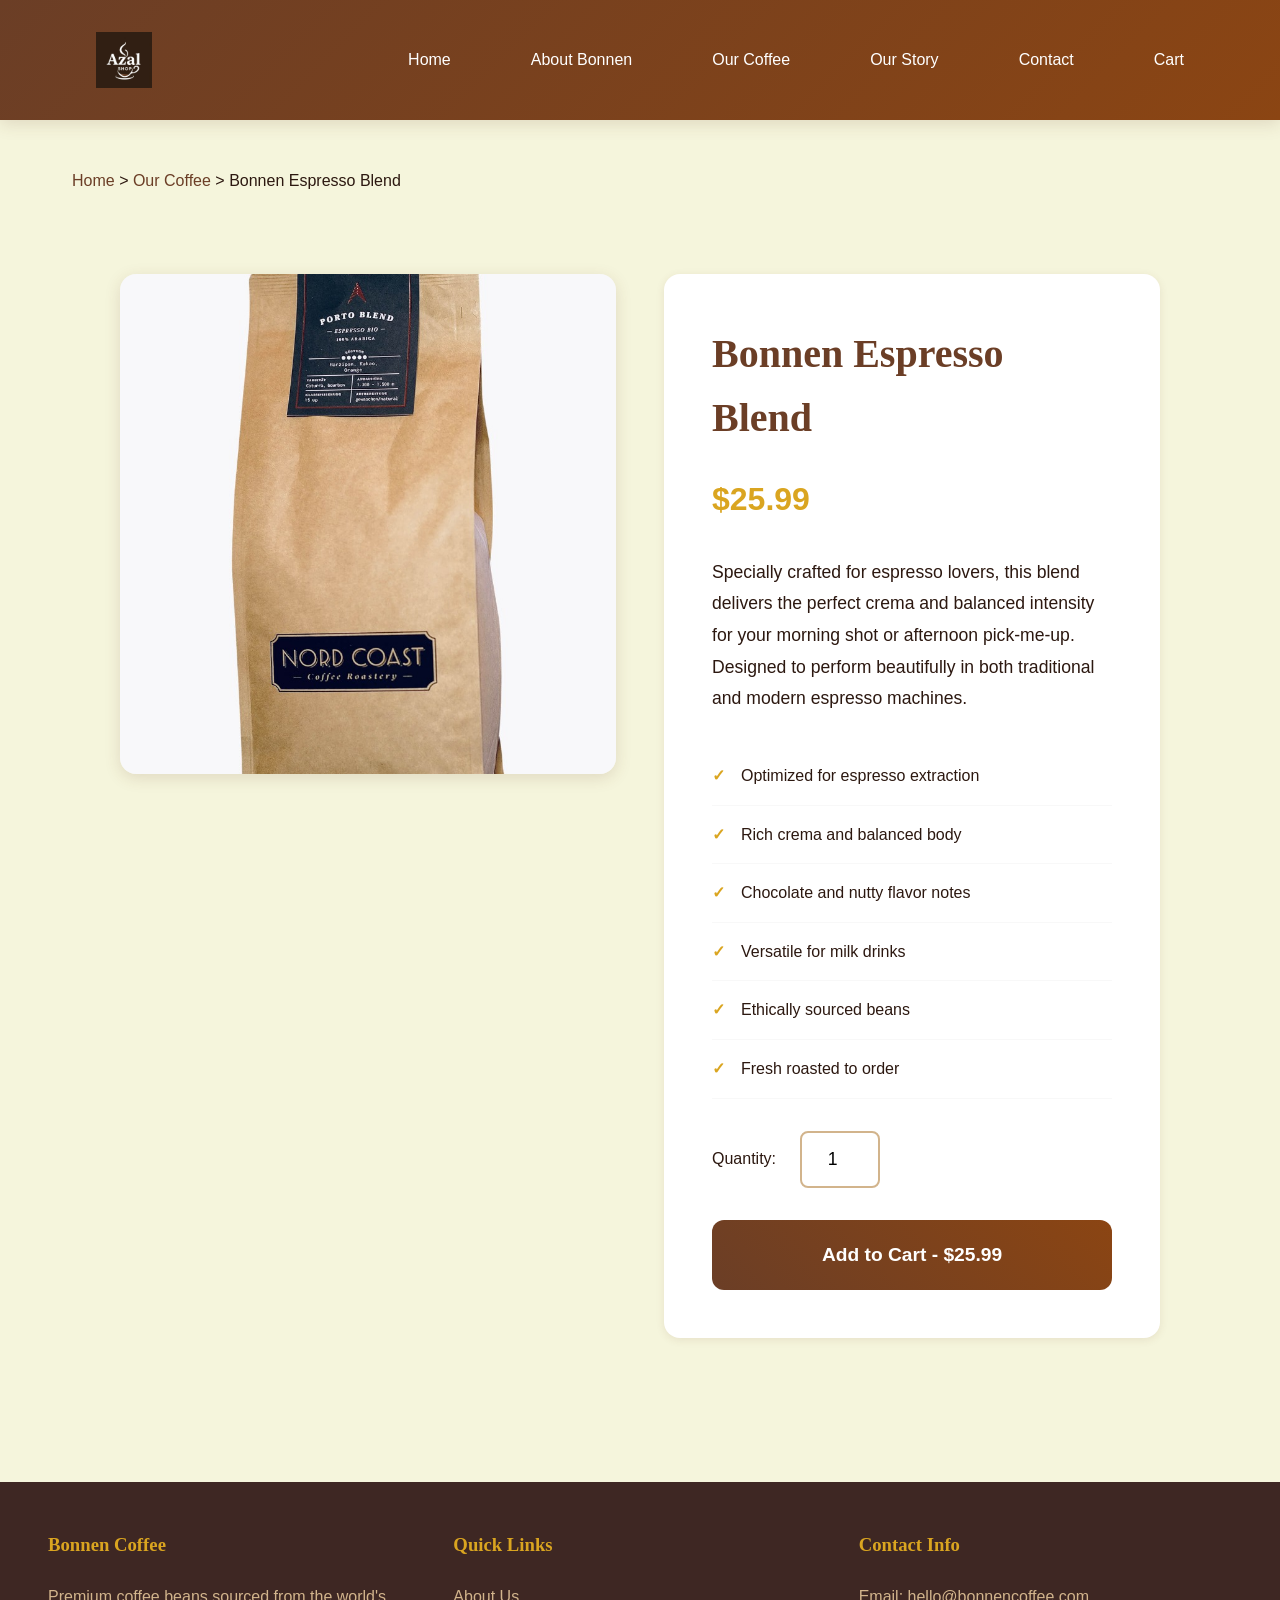
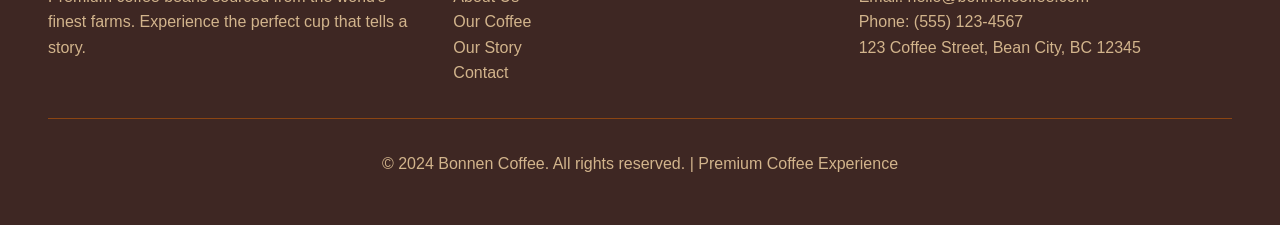
<file: product-espresso-blend.html>
<!DOCTYPE html>
<html lang="en">
<head>
  <meta charset="UTF-8">
  <meta name="viewport" content="width=device-width, initial-scale=1.0">
  <title>Bonnen Espresso Blend - Premium Coffee</title>
  <meta name="description" content="Specially crafted for espresso lovers, Bonnen Espresso Blend delivers perfect crema and balanced intensity.">
  <meta property="og:title" content="Bonnen Espresso Blend - Yemeni Coffee">
  <meta property="og:description" content="Premium Yemeni-inspired coffee from Bonnen. Espresso Blend.">
  <meta property="og:type" content="website">
  <meta property="og:image" content="logo.jpg">
  <link rel="icon" href="1.jpg" type="image/jpeg">
  <link rel="stylesheet" href="css/styles.css">
  <style>
    .product-detail { max-width: 1200px; margin: 0 auto; padding: var(--spacing-xl); display: grid; grid-template-columns: 1fr 1fr; gap: var(--spacing-xl); align-items: start; }
    .product-image { width: 100%; height: 500px; object-fit: cover; border-radius: var(--radius-lg); box-shadow: var(--shadow-medium); }
    .product-info { background: var(--white); padding: var(--spacing-xl); border-radius: var(--radius-lg); box-shadow: var(--shadow-light); }
    .product-title { font-family: var(--font-heading); font-size: 2.5rem; color: var(--primary-brown); margin-bottom: var(--spacing-md); }
    .product-price { font-size: 2rem; font-weight: 700; color: var(--accent-gold); margin-bottom: var(--spacing-lg); }
    .product-description { font-size: 1.1rem; line-height: 1.8; color: var(--text-dark); margin-bottom: var(--spacing-lg); }
    .product-features { list-style: none; margin-bottom: var(--spacing-lg); }
    .product-features li { padding: var(--spacing-sm) 0; border-bottom: 1px solid var(--light-gray); display: flex; align-items: center; }
    .product-features li:before { content: "✓"; color: var(--accent-gold); font-weight: bold; margin-right: var(--spacing-sm); }
    .quantity-selector { display: flex; align-items: center; gap: var(--spacing-md); margin-bottom: var(--spacing-lg); }
    .quantity-input { width: 80px; padding: var(--spacing-sm); border: 2px solid var(--light-brown); border-radius: var(--radius-sm); text-align: center; font-size: 1.1rem; }
    .add-to-cart-large { background: linear-gradient(45deg, var(--primary-brown), var(--secondary-brown)); color: var(--white); border: none; padding: var(--spacing-md) var(--spacing-xl); border-radius: var(--radius-md); font-size: 1.2rem; font-weight: 600; cursor: pointer; transition: all 0.3s ease; width: 100%; }
    .add-to-cart-large:hover { background: linear-gradient(45deg, var(--secondary-brown), var(--primary-brown)); transform: translateY(-2px); box-shadow: var(--shadow-medium); }
    .breadcrumb { margin-bottom: var(--spacing-lg); }
    .breadcrumb a { color: var(--primary-brown); text-decoration: none; }
    .breadcrumb a:hover { text-decoration: underline; }
    @media (max-width: 768px) { .product-detail { grid-template-columns: 1fr; padding: var(--spacing-lg); } .product-image { height: 300px; } }
  </style>
</head>
<body>
  <header>
    <nav class="main-nav" aria-label="Primary navigation">
      <div class="header-row">
        <a class="brand" href="index.html#home" aria-label="Azal Coffee Shop Home">
          <img src="logo.jpg" alt="Azal Coffee Shop - Yemeni Coffee logo">
        </a>
        <ul>
          <li><a href="index.html#home">Home</a></li>
          <li><a href="index.html#about">About Bonnen</a></li>
          <li><a href="index.html#products">Our Coffee</a></li>
          <li><a href="index.html#story">Our Story</a></li>
          <li><a href="index.html#contact">Contact</a></li>
          <li><a href="cart.html">Cart</a></li>
        </ul>
      </div>
    </nav>
  </header>
  <main>
    <div class="breadcrumb">
      <a href="index.html">Home</a> > <a href="index.html#products">Our Coffee</a> > Bonnen Espresso Blend
    </div>
    <div class="product-detail">
      <img src="./es.jpg" alt="Bonnen Espresso Blend Coffee" class="product-image">
      <div class="product-info">
        <h1 class="product-title">Bonnen Espresso Blend</h1>
        <div class="product-price">$25.99</div>
        <p class="product-description">Specially crafted for espresso lovers, this blend delivers the perfect crema and balanced intensity for your morning shot or afternoon pick-me-up. Designed to perform beautifully in both traditional and modern espresso machines.</p>
        <ul class="product-features">
          <li>Optimized for espresso extraction</li>
          <li>Rich crema and balanced body</li>
          <li>Chocolate and nutty flavor notes</li>
          <li>Versatile for milk drinks</li>
          <li>Ethically sourced beans</li>
          <li>Fresh roasted to order</li>
        </ul>
        <div class="quantity-selector">
          <label for="quantity">Quantity:</label>
          <input type="number" id="quantity" class="quantity-input" value="1" min="1" max="10">
        </div>
        <button class="add-to-cart-large" onclick="addToCartWithQuantity()">Add to Cart - $25.99</button>
      </div>
    </div>
  </main>
  <a id="view-cart-btn" href="cart.html" aria-label="View shopping cart">
    <svg width="32" height="32" viewBox="0 0 24 24" fill="none" aria-hidden="true">
      <path d="M7 7h10l-1.5 9h-7L7 7zm0 0V5a2 2 0 1 1 4 0v2" stroke="#fff" stroke-width="2" stroke-linecap="round" stroke-linejoin="round"/>
      <circle cx="9.5" cy="18" r="1" fill="#fff"/>
      <circle cx="14.5" cy="18" r="1" fill="#fff"/>
    </svg>
  </a>
  <footer>
    <div class="footer-content">
      <div class="footer-section">
        <h3>Bonnen Coffee</h3>
        <p>Premium coffee beans sourced from the world's finest farms. Experience the perfect cup that tells a story.</p>
      </div>
      <div class="footer-section">
        <h3>Quick Links</h3>
        <p><a href="index.html#about">About Us</a></p>
        <p><a href="index.html#products">Our Coffee</a></p>
        <p><a href="index.html#story">Our Story</a></p>
        <p><a href="index.html#contact">Contact</a></p>
      </div>
      <div class="footer-section">
        <h3>Contact Info</h3>
        <p>Email: hello@bonnencoffee.com</p>
        <p>Phone: (555) 123-4567</p>
        <p>123 Coffee Street, Bean City, BC 12345</p>
      </div>
    </div>
    <div class="footer-bottom">
      <p>&copy; 2024 Bonnen Coffee. All rights reserved. | Premium Coffee Experience</p>
    </div>
  </footer>
  <script>
    function addToCartWithQuantity() {
      const quantity = parseInt(document.getElementById('quantity').value);
      const productId = 'espresso-blend';
      const productName = 'Bonnen Espresso Blend';
      const productPrice = 25.99;
      let cart = JSON.parse(localStorage.getItem('cart')) || [];
      const existingItem = cart.find(item => item.id === productId);
      if (existingItem) { existingItem.quantity += quantity; } else { cart.push({ id: productId, name: productName, price: productPrice, quantity }); }
      localStorage.setItem('cart', JSON.stringify(cart));
      const n = document.createElement('div'); n.textContent = `${quantity} x ${productName} added to cart!`; n.style.cssText = 'position:fixed;top:20px;left:50%;transform:translateX(-50%);background:#6b3e26;color:#fff;padding:12px 24px;border-radius:8px;z-index:2000;box-shadow:0 4px 12px rgba(0,0,0,0.3)'; document.body.appendChild(n); setTimeout(()=>n.remove(),3000);
      updateCartIcon();
    }
    function updateCartIcon(){ const c = JSON.parse(localStorage.getItem('cart'))||[]; const i=document.getElementById('view-cart-btn'); if(i){ i.style.display = c.length>0?'block':'none'; } }
    updateCartIcon();
  </script>
</body>
</html>
</file>
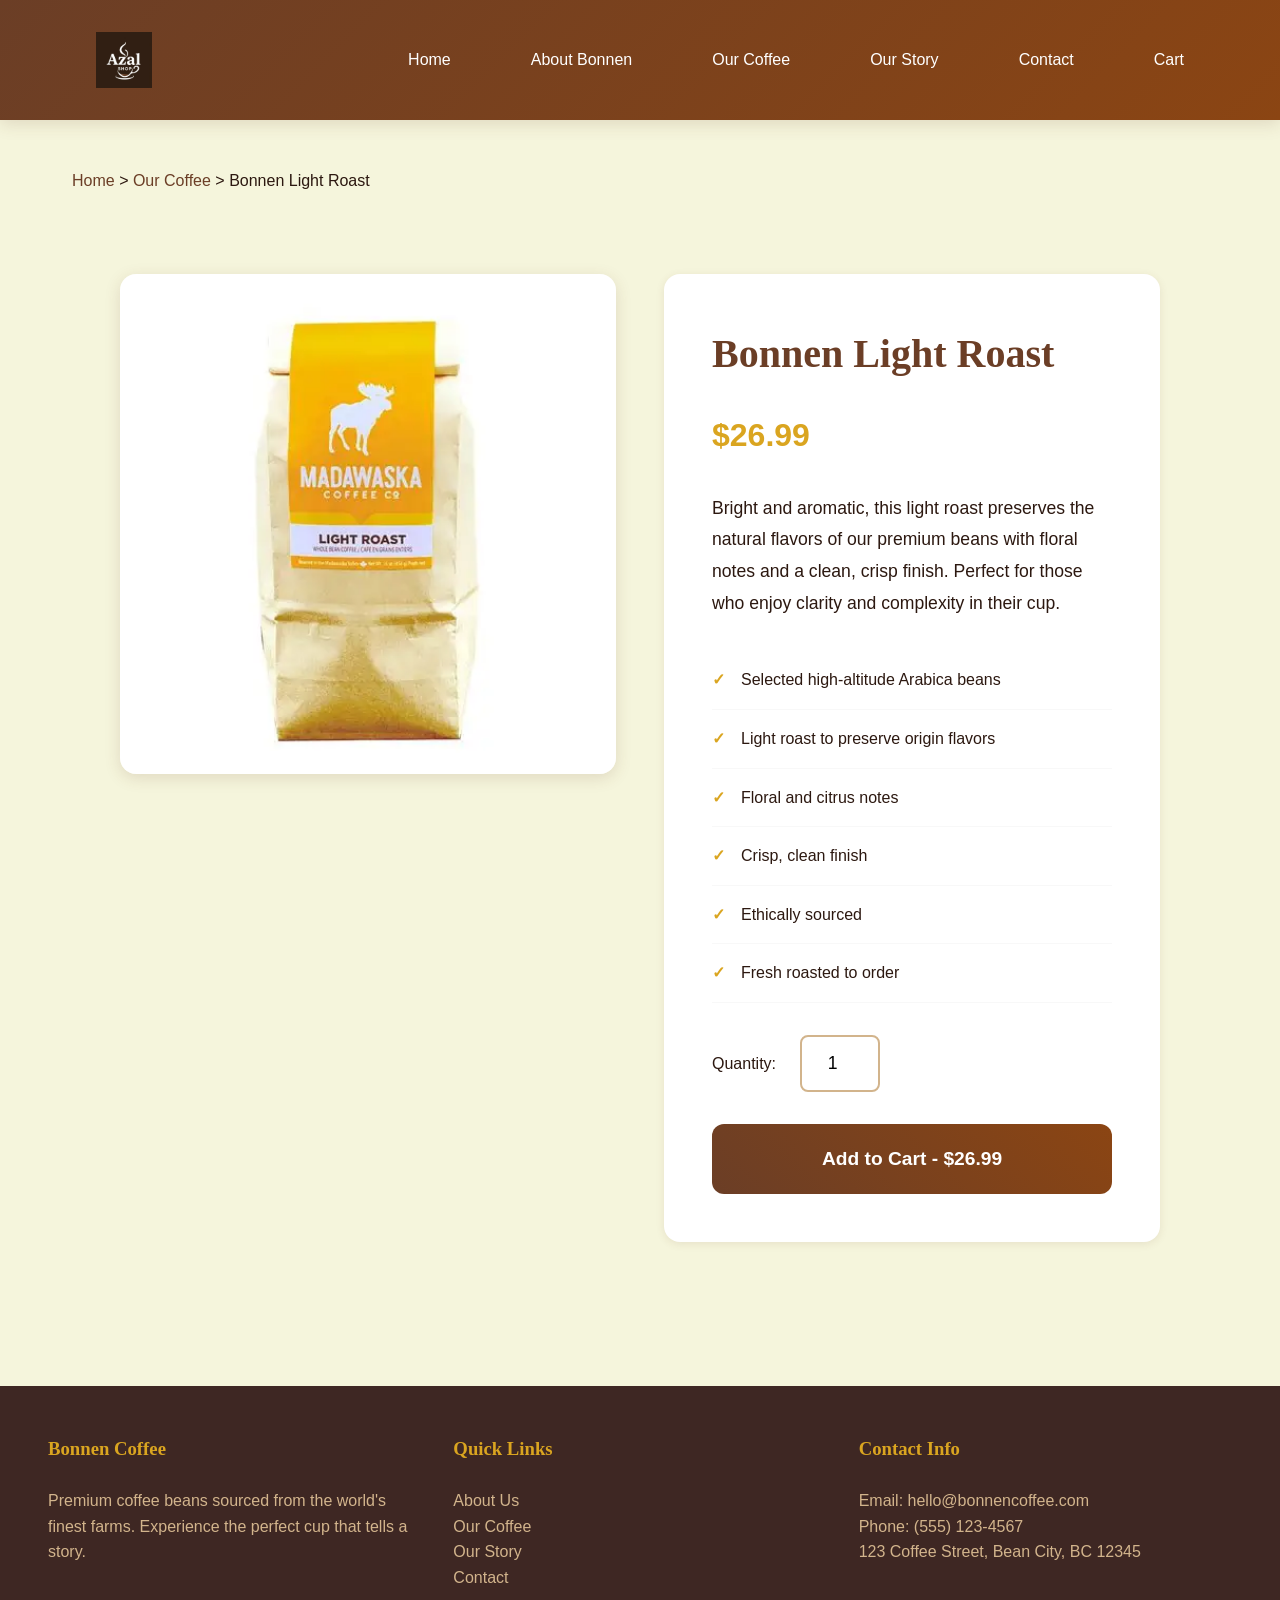
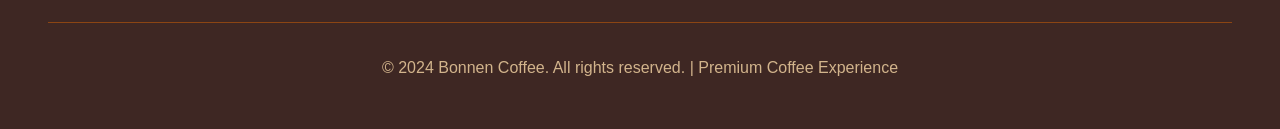
<file: product-light-roast.html>
<!DOCTYPE html>
<html lang="en">
<head>
  <meta charset="UTF-8">
  <meta name="viewport" content="width=device-width, initial-scale=1.0">
  <title>Bonnen Light Roast - Premium Coffee</title>
  <meta name="description" content="Bright and aromatic, Bonnen Light Roast preserves natural flavors with floral notes and a clean, crisp finish.">
  <meta property="og:title" content="Bonnen Light Roast - Yemeni Coffee">
  <meta property="og:description" content="Premium Yemeni-inspired coffee from Bonnen. Light Roast.">
  <meta property="og:type" content="website">
  <meta property="og:image" content="logo.jpg">
  <link rel="icon" href="1.jpg" type="image/jpeg">
  <link rel="stylesheet" href="css/styles.css">
  <style>
    .product-detail { max-width: 1200px; margin: 0 auto; padding: var(--spacing-xl); display: grid; grid-template-columns: 1fr 1fr; gap: var(--spacing-xl); align-items: start; }
    .product-image { width: 100%; height: 500px; object-fit: cover; border-radius: var(--radius-lg); box-shadow: var(--shadow-medium); }
    .product-info { background: var(--white); padding: var(--spacing-xl); border-radius: var(--radius-lg); box-shadow: var(--shadow-light); }
    .product-title { font-family: var(--font-heading); font-size: 2.5rem; color: var(--primary-brown); margin-bottom: var(--spacing-md); }
    .product-price { font-size: 2rem; font-weight: 700; color: var(--accent-gold); margin-bottom: var(--spacing-lg); }
    .product-description { font-size: 1.1rem; line-height: 1.8; color: var(--text-dark); margin-bottom: var(--spacing-lg); }
    .product-features { list-style: none; margin-bottom: var(--spacing-lg); }
    .product-features li { padding: var(--spacing-sm) 0; border-bottom: 1px solid var(--light-gray); display: flex; align-items: center; }
    .product-features li:before { content: "✓"; color: var(--accent-gold); font-weight: bold; margin-right: var(--spacing-sm); }
    .quantity-selector { display: flex; align-items: center; gap: var(--spacing-md); margin-bottom: var(--spacing-lg); }
    .quantity-input { width: 80px; padding: var(--spacing-sm); border: 2px solid var(--light-brown); border-radius: var(--radius-sm); text-align: center; font-size: 1.1rem; }
    .add-to-cart-large { background: linear-gradient(45deg, var(--primary-brown), var(--secondary-brown)); color: var(--white); border: none; padding: var(--spacing-md) var(--spacing-xl); border-radius: var(--radius-md); font-size: 1.2rem; font-weight: 600; cursor: pointer; transition: all 0.3s ease; width: 100%; }
    .add-to-cart-large:hover { background: linear-gradient(45deg, var(--secondary-brown), var(--primary-brown)); transform: translateY(-2px); box-shadow: var(--shadow-medium); }
    .breadcrumb { margin-bottom: var(--spacing-lg); }
    .breadcrumb a { color: var(--primary-brown); text-decoration: none; }
    .breadcrumb a:hover { text-decoration: underline; }
    @media (max-width: 768px) { .product-detail { grid-template-columns: 1fr; padding: var(--spacing-lg); } .product-image { height: 300px; } }
  </style>
</head>
<body>
  <header>
    <nav class="main-nav" aria-label="Primary navigation">
      <div class="header-row">
        <a class="brand" href="index.html#home" aria-label="Azal Coffee Shop Home">
          <img src="logo.jpg" alt="Azal Coffee Shop - Yemeni Coffee logo">
        </a>
        <ul>
          <li><a href="index.html#home">Home</a></li>
          <li><a href="index.html#about">About Bonnen</a></li>
          <li><a href="index.html#products">Our Coffee</a></li>
          <li><a href="index.html#story">Our Story</a></li>
          <li><a href="index.html#contact">Contact</a></li>
          <li><a href="cart.html">Cart</a></li>
        </ul>
      </div>
    </nav>
  </header>
  <main>
    <div class="breadcrumb">
      <a href="index.html">Home</a> > <a href="index.html#products">Our Coffee</a> > Bonnen Light Roast
    </div>
    <div class="product-detail">
      <img src="./light.webp" alt="Bonnen Light Roast Coffee" class="product-image">
      <div class="product-info">
        <h1 class="product-title">Bonnen Light Roast</h1>
        <div class="product-price">$26.99</div>
        <p class="product-description">Bright and aromatic, this light roast preserves the natural flavors of our premium beans with floral notes and a clean, crisp finish. Perfect for those who enjoy clarity and complexity in their cup.</p>
        <ul class="product-features">
          <li>Selected high-altitude Arabica beans</li>
          <li>Light roast to preserve origin flavors</li>
          <li>Floral and citrus notes</li>
          <li>Crisp, clean finish</li>
          <li>Ethically sourced</li>
          <li>Fresh roasted to order</li>
        </ul>
        <div class="quantity-selector">
          <label for="quantity">Quantity:</label>
          <input type="number" id="quantity" class="quantity-input" value="1" min="1" max="10">
        </div>
        <button class="add-to-cart-large" onclick="addToCartWithQuantity()">Add to Cart - $26.99</button>
      </div>
    </div>
  </main>
  <!-- Floating Cart Button -->
  <a id="view-cart-btn" href="cart.html" aria-label="View shopping cart">
    <svg width="32" height="32" viewBox="0 0 24 24" fill="none" aria-hidden="true">
      <path d="M7 7h10l-1.5 9h-7L7 7zm0 0V5a2 2 0 1 1 4 0v2" stroke="#fff" stroke-width="2" stroke-linecap="round" stroke-linejoin="round"/>
      <circle cx="9.5" cy="18" r="1" fill="#fff"/>
      <circle cx="14.5" cy="18" r="1" fill="#fff"/>
    </svg>
  </a>
  <footer>
    <div class="footer-content">
      <div class="footer-section">
        <h3>Bonnen Coffee</h3>
        <p>Premium coffee beans sourced from the world's finest farms. Experience the perfect cup that tells a story.</p>
      </div>
      <div class="footer-section">
        <h3>Quick Links</h3>
        <p><a href="index.html#about">About Us</a></p>
        <p><a href="index.html#products">Our Coffee</a></p>
        <p><a href="index.html#story">Our Story</a></p>
        <p><a href="index.html#contact">Contact</a></p>
      </div>
      <div class="footer-section">
        <h3>Contact Info</h3>
        <p>Email: hello@bonnencoffee.com</p>
        <p>Phone: (555) 123-4567</p>
        <p>123 Coffee Street, Bean City, BC 12345</p>
      </div>
    </div>
    <div class="footer-bottom">
      <p>&copy; 2024 Bonnen Coffee. All rights reserved. | Premium Coffee Experience</p>
    </div>
  </footer>
  <script>
    function addToCartWithQuantity() {
      const quantity = parseInt(document.getElementById('quantity').value);
      const productId = 'light-roast';
      const productName = 'Bonnen Light Roast';
      const productPrice = 26.99;
      let cart = JSON.parse(localStorage.getItem('cart')) || [];
      const existingItem = cart.find(item => item.id === productId);
      if (existingItem) { existingItem.quantity += quantity; } else { cart.push({ id: productId, name: productName, price: productPrice, quantity }); }
      localStorage.setItem('cart', JSON.stringify(cart));
      const n = document.createElement('div'); n.textContent = `${quantity} x ${productName} added to cart!`; n.style.cssText = 'position:fixed;top:20px;left:50%;transform:translateX(-50%);background:#6b3e26;color:#fff;padding:12px 24px;border-radius:8px;z-index:2000;box-shadow:0 4px 12px rgba(0,0,0,0.3)'; document.body.appendChild(n); setTimeout(()=>n.remove(),3000);
      updateCartIcon();
    }
    function updateCartIcon(){ const c = JSON.parse(localStorage.getItem('cart'))||[]; const i=document.getElementById('view-cart-btn'); if(i){ i.style.display = c.length>0?'block':'none'; } }
    updateCartIcon();
  </script>
</body>
</html>
</file>
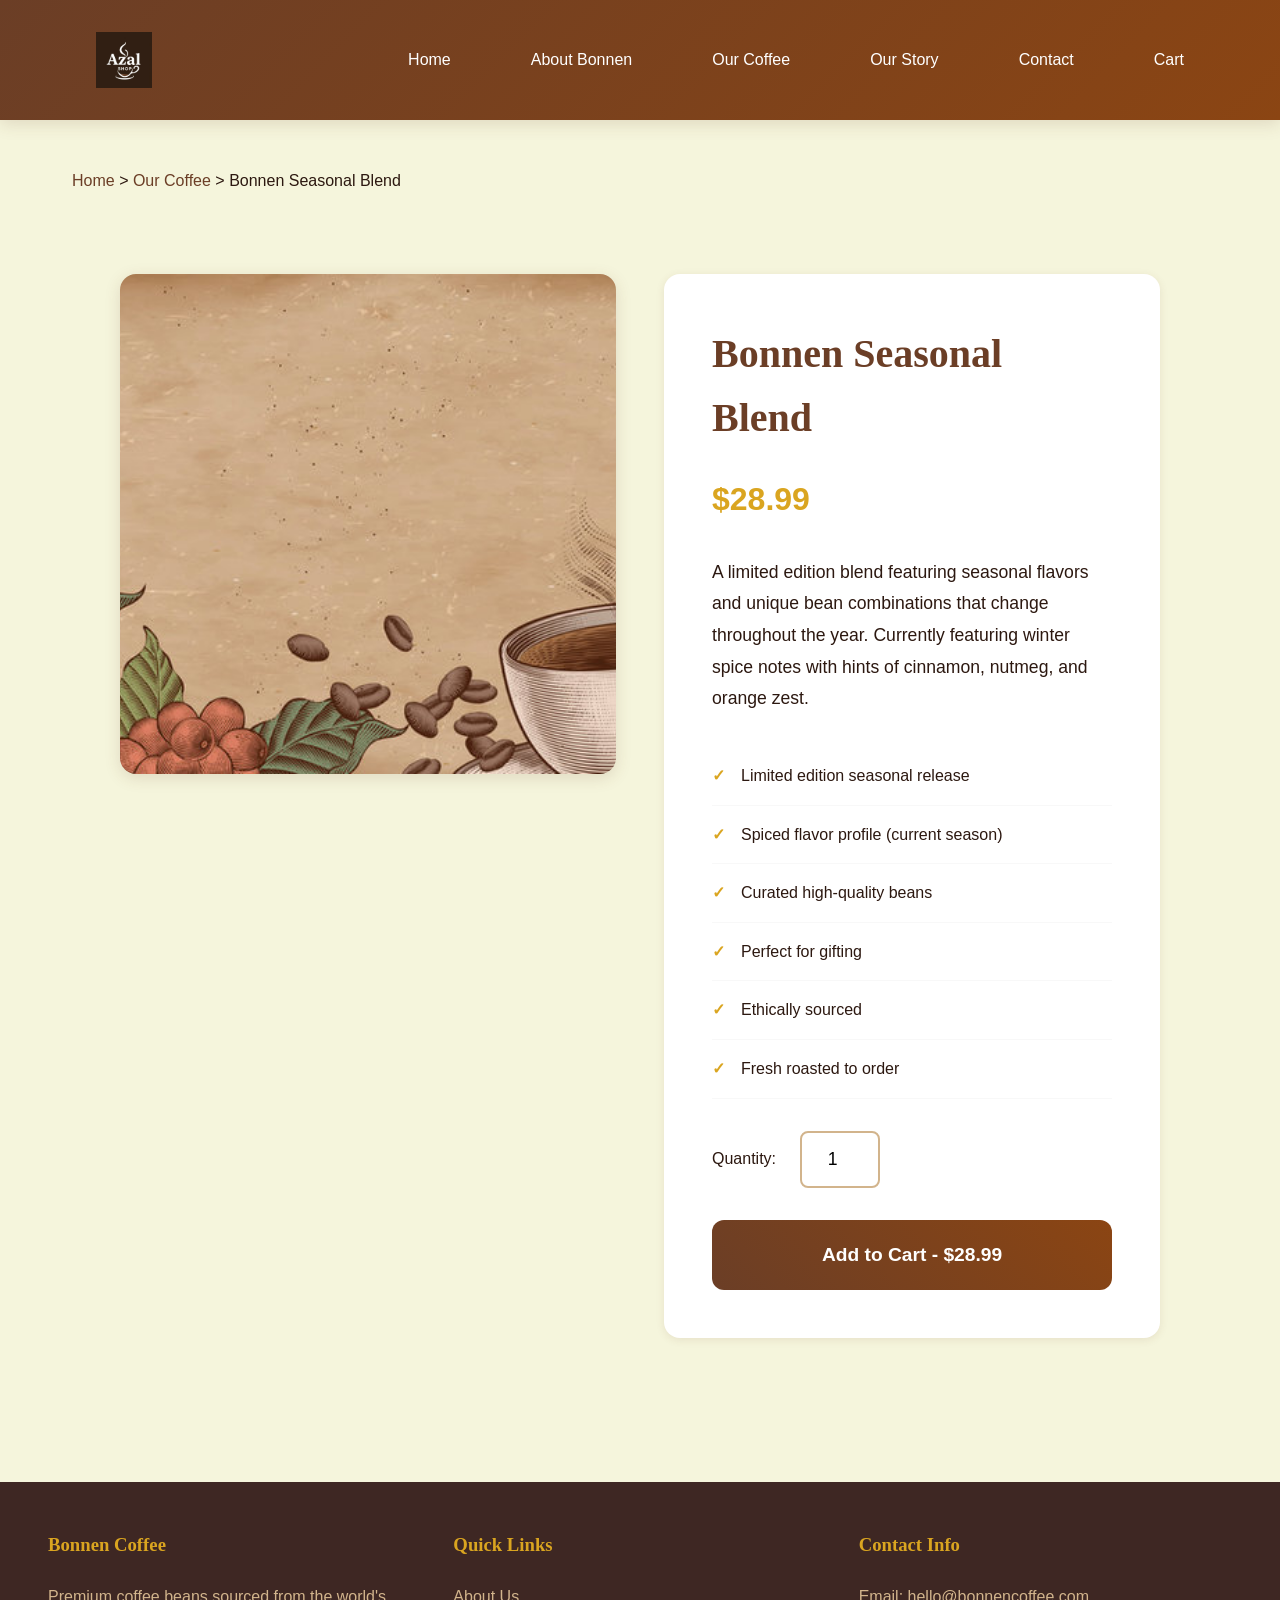
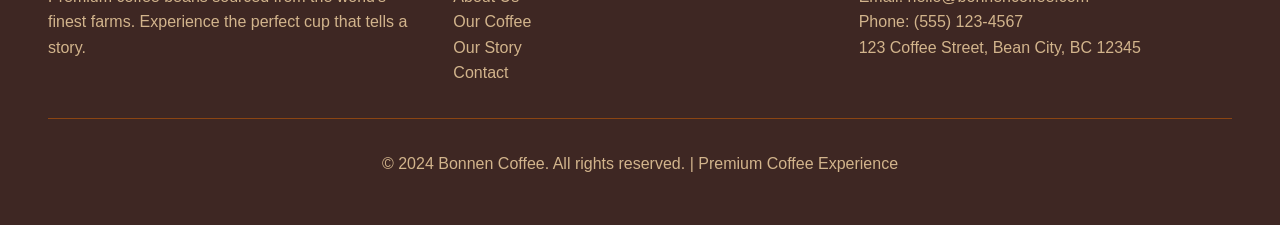
<file: product-seasonal-blend.html>
<!DOCTYPE html>
<html lang="en">
<head>
  <meta charset="UTF-8">
  <meta name="viewport" content="width=device-width, initial-scale=1.0">
  <title>Bonnen Seasonal Blend - Premium Coffee</title>
  <meta name="description" content="Limited edition Bonnen Seasonal Blend featuring unique seasonal flavors and bean combinations.">
  <meta property="og:title" content="Bonnen Seasonal Blend - Yemeni Coffee">
  <meta property="og:description" content="Premium Yemeni-inspired coffee from Bonnen. Seasonal Blend.">
  <meta property="og:type" content="website">
  <meta property="og:image" content="logo.jpg">
  <link rel="icon" href="1.jpg" type="image/jpeg">
  <link rel="stylesheet" href="css/styles.css">
  <style>
    .product-detail { max-width: 1200px; margin: 0 auto; padding: var(--spacing-xl); display: grid; grid-template-columns: 1fr 1fr; gap: var(--spacing-xl); align-items: start; }
    .product-image { width: 100%; height: 500px; object-fit: cover; border-radius: var(--radius-lg); box-shadow: var(--shadow-medium); }
    .product-info { background: var(--white); padding: var(--spacing-xl); border-radius: var(--radius-lg); box-shadow: var(--shadow-light); }
    .product-title { font-family: var(--font-heading); font-size: 2.5rem; color: var(--primary-brown); margin-bottom: var(--spacing-md); }
    .product-price { font-size: 2rem; font-weight: 700; color: var(--accent-gold); margin-bottom: var(--spacing-lg); }
    .product-description { font-size: 1.1rem; line-height: 1.8; color: var(--text-dark); margin-bottom: var(--spacing-lg); }
    .product-features { list-style: none; margin-bottom: var(--spacing-lg); }
    .product-features li { padding: var(--spacing-sm) 0; border-bottom: 1px solid var(--light-gray); display: flex; align-items: center; }
    .product-features li:before { content: "✓"; color: var(--accent-gold); font-weight: bold; margin-right: var(--spacing-sm); }
    .quantity-selector { display: flex; align-items: center; gap: var(--spacing-md); margin-bottom: var(--spacing-lg); }
    .quantity-input { width: 80px; padding: var(--spacing-sm); border: 2px solid var(--light-brown); border-radius: var(--radius-sm); text-align: center; font-size: 1.1rem; }
    .add-to-cart-large { background: linear-gradient(45deg, var(--primary-brown), var(--secondary-brown)); color: var(--white); border: none; padding: var(--spacing-md) var(--spacing-xl); border-radius: var(--radius-md); font-size: 1.2rem; font-weight: 600; cursor: pointer; transition: all 0.3s ease; width: 100%; }
    .add-to-cart-large:hover { background: linear-gradient(45deg, var(--secondary-brown), var(--primary-brown)); transform: translateY(-2px); box-shadow: var(--shadow-medium); }
    .breadcrumb { margin-bottom: var(--spacing-lg); }
    .breadcrumb a { color: var(--primary-brown); text-decoration: none; }
    .breadcrumb a:hover { text-decoration: underline; }
    @media (max-width: 768px) { .product-detail { grid-template-columns: 1fr; padding: var(--spacing-lg); } .product-image { height: 300px; } }
  </style>
</head>
<body>
  <header>
    <nav class="main-nav" aria-label="Primary navigation">
      <div class="header-row">
        <a class="brand" href="index.html#home" aria-label="Azal Coffee Shop Home">
          <img src="logo.jpg" alt="Azal Coffee Shop - Yemeni Coffee logo">
        </a>
        <ul>
          <li><a href="index.html#home">Home</a></li>
          <li><a href="index.html#about">About Bonnen</a></li>
          <li><a href="index.html#products">Our Coffee</a></li>
          <li><a href="index.html#story">Our Story</a></li>
          <li><a href="index.html#contact">Contact</a></li>
          <li><a href="cart.html">Cart</a></li>
        </ul>
      </div>
    </nav>
  </header>
  <main>
    <div class="breadcrumb">
      <a href="index.html">Home</a> > <a href="index.html#products">Our Coffee</a> > Bonnen Seasonal Blend
    </div>
    <div class="product-detail">
      <img src="./banar.jpg" alt="Bonnen Seasonal Blend Coffee" class="product-image">
      <div class="product-info">
        <h1 class="product-title">Bonnen Seasonal Blend</h1>
        <div class="product-price">$28.99</div>
        <p class="product-description">A limited edition blend featuring seasonal flavors and unique bean combinations that change throughout the year. Currently featuring winter spice notes with hints of cinnamon, nutmeg, and orange zest.</p>
        <ul class="product-features">
          <li>Limited edition seasonal release</li>
          <li>Spiced flavor profile (current season)</li>
          <li>Curated high-quality beans</li>
          <li>Perfect for gifting</li>
          <li>Ethically sourced</li>
          <li>Fresh roasted to order</li>
        </ul>
        <div class="quantity-selector">
          <label for="quantity">Quantity:</label>
          <input type="number" id="quantity" class="quantity-input" value="1" min="1" max="10">
        </div>
        <button class="add-to-cart-large" onclick="addToCartWithQuantity()">Add to Cart - $28.99</button>
      </div>
    </div>
  </main>
  <a id="view-cart-btn" href="cart.html" aria-label="View shopping cart">
    <svg width="32" height="32" viewBox="0 0 24 24" fill="none" aria-hidden="true">
      <path d="M7 7h10l-1.5 9h-7L7 7zm0 0V5a2 2 0 1 1 4 0v2" stroke="#fff" stroke-width="2" stroke-linecap="round" stroke-linejoin="round"/>
      <circle cx="9.5" cy="18" r="1" fill="#fff"/>
      <circle cx="14.5" cy="18" r="1" fill="#fff"/>
    </svg>
  </a>
  <footer>
    <div class="footer-content">
      <div class="footer-section">
        <h3>Bonnen Coffee</h3>
        <p>Premium coffee beans sourced from the world's finest farms. Experience the perfect cup that tells a story.</p>
      </div>
      <div class="footer-section">
        <h3>Quick Links</h3>
        <p><a href="index.html#about">About Us</a></p>
        <p><a href="index.html#products">Our Coffee</a></p>
        <p><a href="index.html#story">Our Story</a></p>
        <p><a href="index.html#contact">Contact</a></p>
      </div>
      <div class="footer-section">
        <h3>Contact Info</h3>
        <p>Email: hello@bonnencoffee.com</p>
        <p>Phone: (555) 123-4567</p>
        <p>123 Coffee Street, Bean City, BC 12345</p>
      </div>
    </div>
    <div class="footer-bottom">
      <p>&copy; 2024 Bonnen Coffee. All rights reserved. | Premium Coffee Experience</p>
    </div>
  </footer>
  <script>
    function addToCartWithQuantity() {
      const quantity = parseInt(document.getElementById('quantity').value);
      const productId = 'seasonal-blend';
      const productName = 'Bonnen Seasonal Blend';
      const productPrice = 28.99;
      let cart = JSON.parse(localStorage.getItem('cart')) || [];
      const existingItem = cart.find(item => item.id === productId);
      if (existingItem) { existingItem.quantity += quantity; } else { cart.push({ id: productId, name: productName, price: productPrice, quantity }); }
      localStorage.setItem('cart', JSON.stringify(cart));
      const n = document.createElement('div'); n.textContent = `${quantity} x ${productName} added to cart!`; n.style.cssText = 'position:fixed;top:20px;left:50%;transform:translateX(-50%);background:#6b3e26;color:#fff;padding:12px 24px;border-radius:8px;z-index:2000;box-shadow:0 4px 12px rgba(0,0,0,0.3)'; document.body.appendChild(n); setTimeout(()=>n.remove(),3000);
      updateCartIcon();
    }
    function updateCartIcon(){ const c = JSON.parse(localStorage.getItem('cart'))||[]; const i=document.getElementById('view-cart-btn'); if(i){ i.style.display = c.length>0?'block':'none'; } }
    updateCartIcon();
  </script>
</body>
</html>
</file>
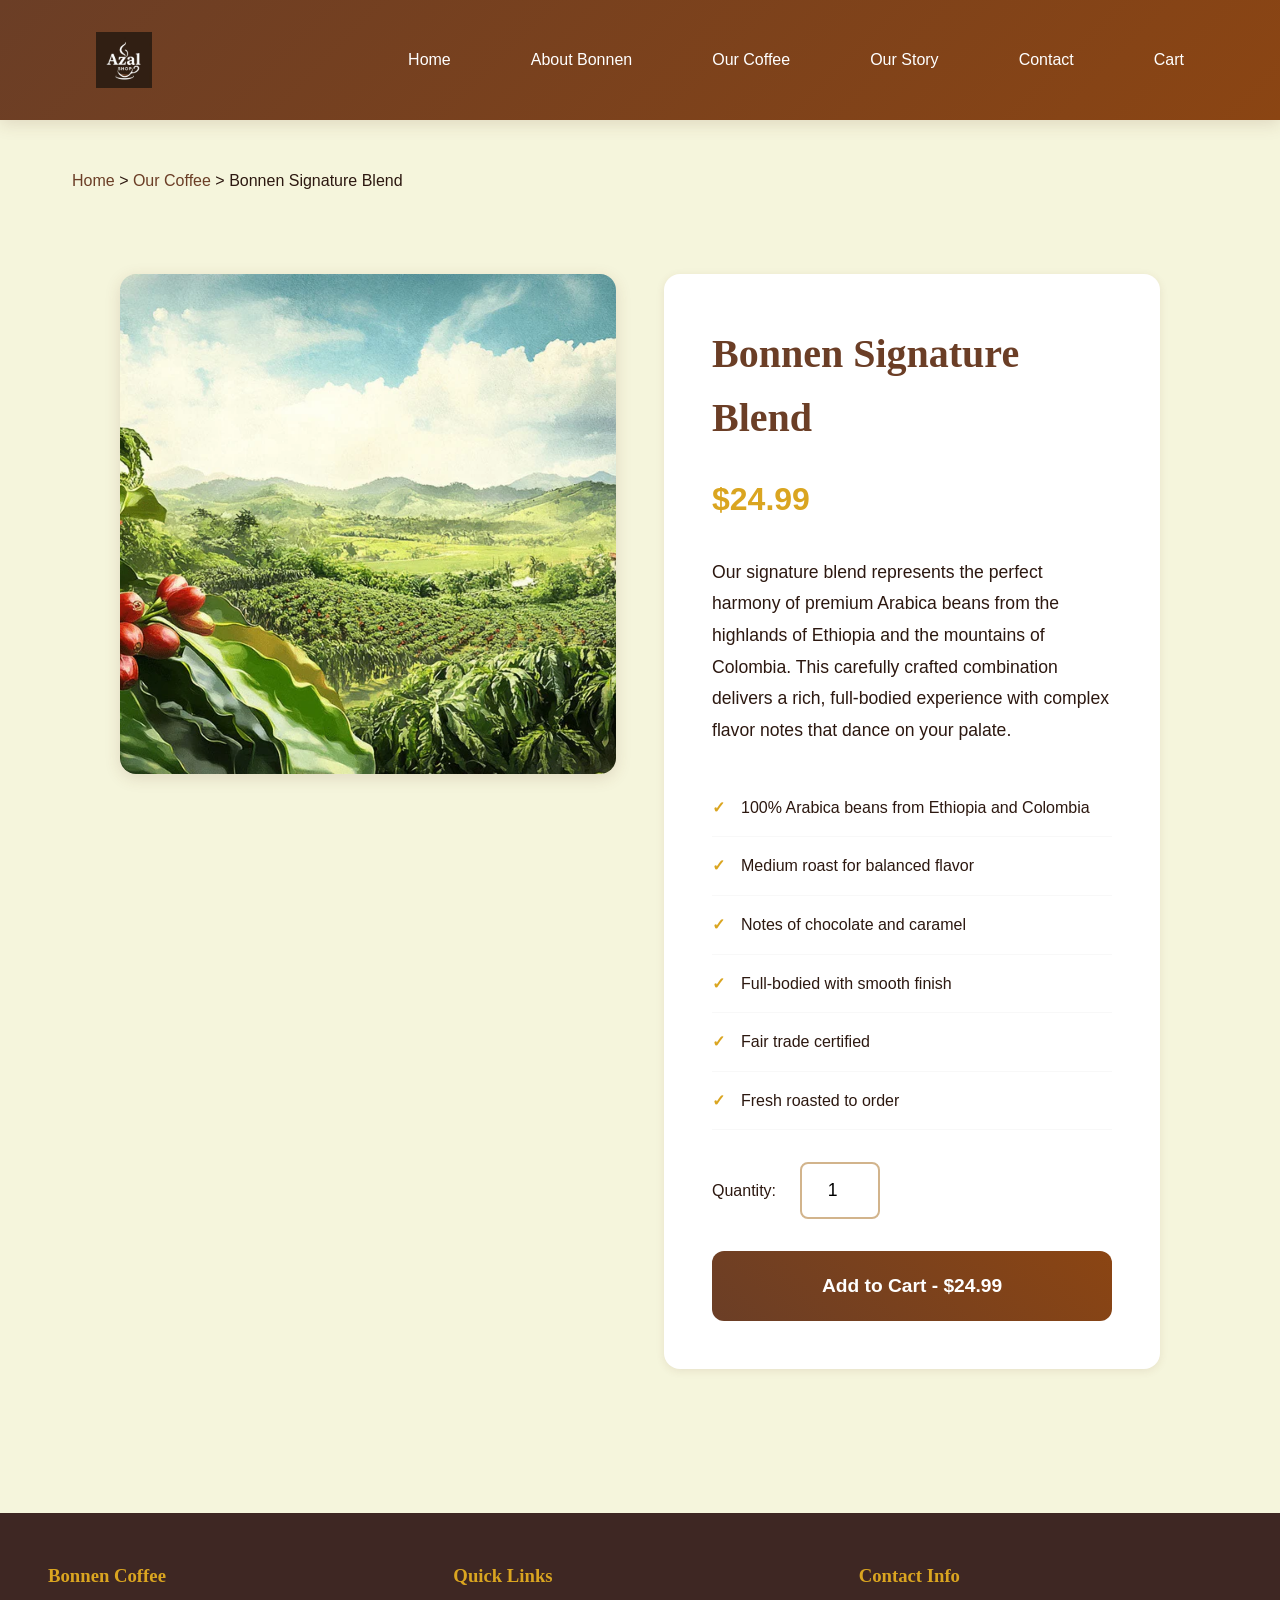
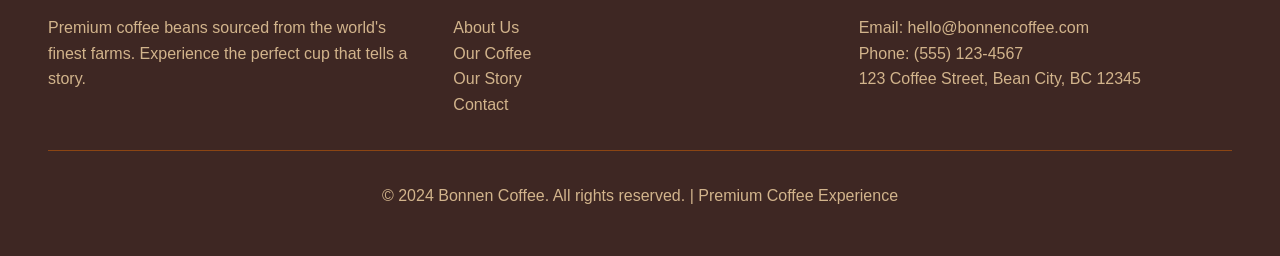
<file: product-signature.html>
<!DOCTYPE html>
<html lang="en">
<head>
    <meta charset="UTF-8">
    <meta name="viewport" content="width=device-width, initial-scale=1.0">
    <title>Bonnen Signature Blend - Premium Coffee</title>
    <meta name="description" content="Discover our signature blend - a perfect harmony of Arabica beans from Ethiopia and Colombia, roasted to perfection for a rich, full-bodied experience.">
    <meta property="og:title" content="Bonnen Signature Blend - Yemeni Coffee">
    <meta property="og:description" content="Premium Yemeni-inspired coffee from Bonnen. Signature Blend.">
    <meta property="og:type" content="website">
    <meta property="og:image" content="logo.jpg">
    <link rel="icon" href="1.jpg" type="image/jpeg">
    <link rel="stylesheet" href="css/styles.css">
    <style>
        .product-detail {
            max-width: 1200px;
            margin: 0 auto;
            padding: var(--spacing-xl);
            display: grid;
            grid-template-columns: 1fr 1fr;
            gap: var(--spacing-xl);
            align-items: start;
        }
        
        .product-image {
            width: 100%;
            height: 500px;
            object-fit: cover;
            border-radius: var(--radius-lg);
            box-shadow: var(--shadow-medium);
        }
        
        .product-info {
            background: var(--white);
            padding: var(--spacing-xl);
            border-radius: var(--radius-lg);
            box-shadow: var(--shadow-light);
        }
        
        .product-title {
            font-family: var(--font-heading);
            font-size: 2.5rem;
            color: var(--primary-brown);
            margin-bottom: var(--spacing-md);
        }
        
        .product-price {
            font-size: 2rem;
            font-weight: 700;
            color: var(--accent-gold);
            margin-bottom: var(--spacing-lg);
        }
        
        .product-description {
            font-size: 1.1rem;
            line-height: 1.8;
            color: var(--text-dark);
            margin-bottom: var(--spacing-lg);
        }
        
        .product-features {
            list-style: none;
            margin-bottom: var(--spacing-lg);
        }
        
        .product-features li {
            padding: var(--spacing-sm) 0;
            border-bottom: 1px solid var(--light-gray);
            display: flex;
            align-items: center;
        }
        
        .product-features li:before {
            content: "✓";
            color: var(--accent-gold);
            font-weight: bold;
            margin-right: var(--spacing-sm);
        }
        
        .quantity-selector {
            display: flex;
            align-items: center;
            gap: var(--spacing-md);
            margin-bottom: var(--spacing-lg);
        }
        
        .quantity-input {
            width: 80px;
            padding: var(--spacing-sm);
            border: 2px solid var(--light-brown);
            border-radius: var(--radius-sm);
            text-align: center;
            font-size: 1.1rem;
        }
        
        .add-to-cart-large {
            background: linear-gradient(45deg, var(--primary-brown), var(--secondary-brown));
            color: var(--white);
            border: none;
            padding: var(--spacing-md) var(--spacing-xl);
            border-radius: var(--radius-md);
            font-size: 1.2rem;
            font-weight: 600;
            cursor: pointer;
            transition: all 0.3s ease;
            width: 100%;
        }
        
        .add-to-cart-large:hover {
            background: linear-gradient(45deg, var(--secondary-brown), var(--primary-brown));
            transform: translateY(-2px);
            box-shadow: var(--shadow-medium);
        }
        
        .breadcrumb {
            margin-bottom: var(--spacing-lg);
        }
        
        .breadcrumb a {
            color: var(--primary-brown);
            text-decoration: none;
        }
        
        .breadcrumb a:hover {
            text-decoration: underline;
        }
        
        @media (max-width: 768px) {
            .product-detail {
                grid-template-columns: 1fr;
                padding: var(--spacing-lg);
            }
            
            .product-image {
                height: 300px;
            }
        }
    </style>
</head>
<body>
    <header>
        <nav class="main-nav" aria-label="Primary navigation">
      <div class="header-row">
        <a class="brand" href="index.html#home" aria-label="Azal Coffee Shop Home">
          <img src="logo.jpg" alt="Azal Coffee Shop - Yemeni Coffee logo">
        </a>
        <ul>
          <li><a href="index.html#home">Home</a></li>
          <li><a href="index.html#about">About Bonnen</a></li>
          <li><a href="index.html#products">Our Coffee</a></li>
          <li><a href="index.html#story">Our Story</a></li>
          <li><a href="index.html#contact">Contact</a></li>
          <li><a href="cart.html">Cart</a></li>
        </ul>
      </div>
    </nav>
    </header>

    <main>
        <div class="breadcrumb">
            <a href="index.html">Home</a> > <a href="index.html#products">Our Coffee</a> > Bonnen Signature Blend
        </div>
        
        <div class="product-detail">
            <img src="./1.jpg" alt="Bonnen Signature Blend Coffee" class="product-image">
            
            <div class="product-info">
                <h1 class="product-title">Bonnen Signature Blend</h1>
                <div class="product-price">$24.99</div>
                
                <p class="product-description">
                    Our signature blend represents the perfect harmony of premium Arabica beans from the highlands of Ethiopia and the mountains of Colombia. This carefully crafted combination delivers a rich, full-bodied experience with complex flavor notes that dance on your palate.
                </p>
                
                <ul class="product-features">
                    <li>100% Arabica beans from Ethiopia and Colombia</li>
                    <li>Medium roast for balanced flavor</li>
                    <li>Notes of chocolate and caramel</li>
                    <li>Full-bodied with smooth finish</li>
                    <li>Fair trade certified</li>
                    <li>Fresh roasted to order</li>
                </ul>
                
                <div class="quantity-selector">
                    <label for="quantity">Quantity:</label>
                    <input type="number" id="quantity" class="quantity-input" value="1" min="1" max="10">
                </div>
                
                <button class="add-to-cart-large" onclick="addToCartWithQuantity()">
                    Add to Cart - $24.99
                </button>
            </div>
        </div>
    </main>

    <!-- Floating Cart Button -->
    <a id="view-cart-btn" href="cart.html" aria-label="View shopping cart">
        <svg width="32" height="32" viewBox="0 0 24 24" fill="none" aria-hidden="true">
            <path d="M7 7h10l-1.5 9h-7L7 7zm0 0V5a2 2 0 1 1 4 0v2" stroke="#fff" stroke-width="2" stroke-linecap="round" stroke-linejoin="round"/>
            <circle cx="9.5" cy="18" r="1" fill="#fff"/>
            <circle cx="14.5" cy="18" r="1" fill="#fff"/>
        </svg>
    </a>

    <footer>
        <div class="footer-content">
            <div class="footer-section">
                <h3>Bonnen Coffee</h3>
                <p>Premium coffee beans sourced from the world's finest farms. Experience the perfect cup that tells a story.</p>
            </div>
            <div class="footer-section">
                <h3>Quick Links</h3>
                <p><a href="index.html#about">About Us</a></p>
                <p><a href="index.html#products">Our Coffee</a></p>
                <p><a href="index.html#story">Our Story</a></p>
                <p><a href="index.html#contact">Contact</a></p>
            </div>
            <div class="footer-section">
                <h3>Contact Info</h3>
                <p>Email: hello@bonnencoffee.com</p>
                <p>Phone: (555) 123-4567</p>
                <p>123 Coffee Street, Bean City, BC 12345</p>
            </div>
        </div>
        <div class="footer-bottom">
            <p>&copy; 2024 Bonnen Coffee. All rights reserved. | Premium Coffee Experience</p>
        </div>
    </footer>

    <script>
        // Include the cart functionality from main site
        function addToCartWithQuantity() {
            const quantity = parseInt(document.getElementById('quantity').value);
            const productId = 'signature-blend';
            const productName = 'Bonnen Signature Blend';
            const productPrice = 24.99;
            
            let cart = JSON.parse(localStorage.getItem('cart')) || [];
            const existingItem = cart.find(item => item.id === productId);
            
            if (existingItem) {
                existingItem.quantity += quantity;
            } else {
                cart.push({
                    id: productId,
                    name: productName,
                    price: productPrice,
                    quantity: quantity
                });
            }
            
            localStorage.setItem('cart', JSON.stringify(cart));
            
            // Show notification
            const notification = document.createElement('div');
            notification.textContent = `${quantity} x ${productName} added to cart!`;
            notification.style.cssText = `
                position: fixed;
                top: 20px;
                left: 50%;
                transform: translateX(-50%);
                background: #6b3e26;
                color: white;
                padding: 12px 24px;
                border-radius: 8px;
                z-index: 2000;
                font-weight: 500;
                box-shadow: 0 4px 12px rgba(0,0,0,0.3);
            `;
            document.body.appendChild(notification);
            
            setTimeout(() => {
                if (notification.parentNode) {
                    notification.parentNode.removeChild(notification);
                }
            }, 3000);
        }
        
        // Update cart icon visibility
        function updateCartIcon() {
            const cart = JSON.parse(localStorage.getItem('cart')) || [];
            const cartIcon = document.getElementById('view-cart-btn');
            if (cartIcon) {
                cartIcon.style.display = cart.length > 0 ? 'block' : 'none';
            }
        }
        
        // Initial cart icon state
        updateCartIcon();
    </script>
</body>
</html>
</file>
<file: css/styles.css>
/* Bonnen Coffee - Premium Coffee E-commerce Styles */

/* CSS Reset and Base Styles */
* {
  margin: 0;
  padding: 0;
  box-sizing: border-box;
}

:root {
  /* Color Palette */
  --primary-brown: #6b3e26;
  --secondary-brown: #8b4513;
  --light-brown: #d2b48c;
  --cream: #f5f5dc;
  --dark-brown: #3e2723;
  --accent-gold: #daa520;
  --white: #ffffff;
  --light-gray: #f8f8f8;
  --text-dark: #2c1810;
  --text-light: #666;
  
  /* Typography */
  --font-primary: 'Segoe UI', Tahoma, Geneva, Verdana, sans-serif;
  --font-heading: 'Georgia', serif;
  
  /* Spacing */
  --spacing-xs: 0.5rem;
  --spacing-sm: 1rem;
  --spacing-md: 1.5rem;
  --spacing-lg: 2rem;
  --spacing-xl: 3rem;
  
  /* Shadows */
  --shadow-light: 0 2px 8px rgba(107, 62, 38, 0.1);
  --shadow-medium: 0 4px 16px rgba(107, 62, 38, 0.15);
  --shadow-heavy: 0 8px 32px rgba(107, 62, 38, 0.2);
  
  /* Border Radius */
  --radius-sm: 8px;
  --radius-md: 12px;
  --radius-lg: 16px;
  --radius-xl: 24px;
}

body {
  font-family: var(--font-primary);
  line-height: 1.6;
  color: var(--text-dark);
  background-color: var(--cream);
  overflow-x: hidden;
}

/* Header and Navigation */
header {
  background: linear-gradient(135deg, var(--primary-brown) 0%, var(--secondary-brown) 100%);
  box-shadow: var(--shadow-medium);
  position: sticky;
  top: 0;
  z-index: 1000;
}

.main-nav {
  max-width: 1200px;
  margin: 0 auto;
  padding: var(--spacing-sm) var(--spacing-lg);
}

.main-nav ul {
  list-style: none;
  display: flex;
  justify-content: center;
  flex-wrap: wrap;
  gap: var(--spacing-lg);
}

.main-nav a {
  color: var(--white);
  text-decoration: none;
  font-weight: 500;
  padding: var(--spacing-sm) var(--spacing-md);
  border-radius: var(--radius-sm);
  transition: all 0.3s ease;
  position: relative;
}

.main-nav a:hover {
  background-color: rgba(255, 255, 255, 0.1);
  transform: translateY(-2px);
}

.main-nav a.active {
  background-color: var(--accent-gold);
  color: var(--dark-brown);
}

/* Hero Section */
.hero-section {
  position: relative;
  height: 70vh;
  min-height: 500px;
  overflow: hidden;
  display: flex;
  align-items: center;
  justify-content: center;
}

.hero-img {
  width: 100%;
  height: 100%;
  object-fit: cover;
  position: absolute;
  top: 0;
  left: 0;
  z-index: 1;
}

.hero-overlay {
  position: relative;
  z-index: 2;
  text-align: center;
  color: var(--white);
  background: linear-gradient(45deg, rgba(107, 62, 38, 0.8), rgba(139, 69, 19, 0.6));
  padding: var(--spacing-xl);
  border-radius: var(--radius-lg);
  backdrop-filter: blur(10px);
  max-width: 600px;
  margin: 0 var(--spacing-lg);
}

.hero-overlay h1 {
  font-family: var(--font-heading);
  font-size: 3.5rem;
  margin-bottom: var(--spacing-md);
  text-shadow: 2px 2px 4px rgba(0, 0, 0, 0.5);
  line-height: 1.2;
}

.hero-overlay p {
  font-size: 1.25rem;
  margin-bottom: var(--spacing-lg);
  text-shadow: 1px 1px 2px rgba(0, 0, 0, 0.5);
}

.hero-btn {
  display: inline-block;
  background: linear-gradient(45deg, var(--accent-gold), #ffd700);
  color: var(--dark-brown);
  padding: var(--spacing-md) var(--spacing-xl);
  text-decoration: none;
  border-radius: var(--radius-md);
  font-weight: 600;
  font-size: 1.1rem;
  transition: all 0.3s ease;
  box-shadow: var(--shadow-medium);
}

.hero-btn:hover {
  transform: translateY(-3px);
  box-shadow: var(--shadow-heavy);
  background: linear-gradient(45deg, #ffd700, var(--accent-gold));
}

/* Main Content */
main {
  max-width: 1200px;
  margin: 0 auto;
  padding: var(--spacing-xl) var(--spacing-lg);
}

/* Products Section */
.products-section {
  margin-bottom: var(--spacing-xl);
}

.products-section h2 {
  font-family: var(--font-heading);
  font-size: 2.5rem;
  text-align: center;
  color: var(--primary-brown);
  margin-bottom: var(--spacing-xl);
  position: relative;
}

.products-section h2::after {
  content: '';
  display: block;
  width: 100px;
  height: 3px;
  background: linear-gradient(90deg, var(--accent-gold), var(--primary-brown));
  margin: var(--spacing-md) auto;
  border-radius: 2px;
}

.products-grid {
  display: grid;
  grid-template-columns: repeat(auto-fit, minmax(300px, 1fr));
  gap: var(--spacing-lg);
  margin-top: var(--spacing-xl);
}

.product-card {
  background: var(--white);
  border-radius: var(--radius-lg);
  overflow: hidden;
  box-shadow: var(--shadow-light);
  transition: all 0.3s ease;
  position: relative;
}

.product-card:hover {
  transform: translateY(-8px);
  box-shadow: var(--shadow-heavy);
}

.product-img {
  width: 100%;
  height: 250px;
  object-fit: cover;
  transition: transform 0.3s ease;
}

.product-card:hover .product-img {
  transform: scale(1.05);
}

.product-card-content {
  padding: var(--spacing-lg);
}

.product-card h3 {
  font-family: var(--font-heading);
  font-size: 1.5rem;
  color: var(--primary-brown);
  margin-bottom: var(--spacing-sm);
}

.product-card p {
  color: var(--text-light);
  margin-bottom: var(--spacing-md);
  line-height: 1.5;
}

.price {
  font-size: 1.5rem;
  font-weight: 700;
  color: var(--accent-gold);
  display: block;
  margin-bottom: var(--spacing-md);
}

.add-to-cart-btn {
  width: 100%;
  background: linear-gradient(45deg, var(--primary-brown), var(--secondary-brown));
  color: var(--white);
  border: none;
  padding: var(--spacing-md);
  border-radius: var(--radius-sm);
  font-size: 1rem;
  font-weight: 600;
  cursor: pointer;
  transition: all 0.3s ease;
  position: relative;
  overflow: hidden;
}

.add-to-cart-btn:hover {
  background: linear-gradient(45deg, var(--secondary-brown), var(--primary-brown));
  transform: translateY(-2px);
  box-shadow: var(--shadow-medium);
}

.add-to-cart-btn:active {
  transform: translateY(0);
}

.add-to-cart-btn.added {
  background: linear-gradient(45deg, #28a745, #20c997);
  animation: pulse 0.6s ease-in-out;
}

@keyframes pulse {
  0% { transform: scale(1); }
  50% { transform: scale(1.05); }
  100% { transform: scale(1); }
}

/* Floating Cart Button */
#view-cart-btn {
  position: fixed;
  top: 24px;
  right: 32px;
  z-index: 1100;
  background: var(--primary-brown);
  border-radius: 50%;
  padding: 14px;
  box-shadow: var(--shadow-medium);
  cursor: pointer;
  transition: all 0.3s ease;
  text-decoration: none;
  display: none;
}

#view-cart-btn:hover {
  background: var(--secondary-brown);
  transform: scale(1.1);
  box-shadow: var(--shadow-heavy);
}

#view-cart-btn svg {
  display: block;
}

/* About Section */
.about-section {
  background: var(--white);
  padding: var(--spacing-xl);
  border-radius: var(--radius-lg);
  margin: var(--spacing-xl) 0;
  box-shadow: var(--shadow-light);
}

.about-section h2 {
  font-family: var(--font-heading);
  font-size: 2.5rem;
  color: var(--primary-brown);
  text-align: center;
  margin-bottom: var(--spacing-lg);
}

.about-content {
  display: grid;
  grid-template-columns: 1fr 1fr;
  gap: var(--spacing-xl);
  align-items: center;
}

.about-text {
  font-size: 1.1rem;
  line-height: 1.8;
  color: var(--text-dark);
}

.about-image {
  width: 100%;
  height: 300px;
  object-fit: cover;
  border-radius: var(--radius-md);
}

/* Footer */
footer {
  background: var(--dark-brown);
  color: var(--white);
  text-align: center;
  padding: var(--spacing-xl);
  margin-top: var(--spacing-xl);
}

.footer-content {
  max-width: 1200px;
  margin: 0 auto;
  display: grid;
  grid-template-columns: repeat(auto-fit, minmax(250px, 1fr));
  gap: var(--spacing-lg);
  text-align: left;
}

.footer-section h3 {
  color: var(--accent-gold);
  margin-bottom: var(--spacing-md);
  font-family: var(--font-heading);
}

.footer-section p,
.footer-section a {
  color: var(--light-brown);
  text-decoration: none;
  line-height: 1.6;
}

.footer-section a:hover {
  color: var(--accent-gold);
}

.footer-bottom {
  border-top: 1px solid var(--secondary-brown);
  margin-top: var(--spacing-lg);
  padding-top: var(--spacing-lg);
  text-align: center;
  color: var(--light-brown);
}

/* Responsive Design */
@media (max-width: 768px) {
  .hero-overlay h1 {
    font-size: 2.5rem;
  }
  
  .hero-overlay p {
    font-size: 1.1rem;
  }
  
  .products-grid {
    grid-template-columns: 1fr;
  }
  
  .about-content {
    grid-template-columns: 1fr;
  }
  
  .main-nav ul {
    gap: var(--spacing-sm);
  }
  
  .main-nav a {
    padding: var(--spacing-xs) var(--spacing-sm);
    font-size: 0.9rem;
  }
  
  #view-cart-btn {
    top: 16px;
    right: 16px;
    padding: 12px;
  }
}

@media (max-width: 480px) {
  .hero-section {
    height: 60vh;
    min-height: 400px;
  }
  
  .hero-overlay {
    padding: var(--spacing-lg);
    margin: 0 var(--spacing-sm);
  }
  
  .hero-overlay h1 {
    font-size: 2rem;
  }
  
  .products-section h2 {
    font-size: 2rem;
  }
  
  main {
    padding: var(--spacing-lg) var(--spacing-sm);
  }
}

/* Loading Animation */
.loading {
  display: inline-block;
  width: 20px;
  height: 20px;
  border: 3px solid rgba(255, 255, 255, 0.3);
  border-radius: 50%;
  border-top-color: var(--white);
  animation: spin 1s ease-in-out infinite;
}

@keyframes spin {
  to { transform: rotate(360deg); }
}

/* Utility Classes */
.text-center { text-align: center; }
.text-left { text-align: left; }
.text-right { text-align: right; }
.mb-0 { margin-bottom: 0; }
.mb-1 { margin-bottom: var(--spacing-xs); }
.mb-2 { margin-bottom: var(--spacing-sm); }
.mb-3 { margin-bottom: var(--spacing-md); }
.mb-4 { margin-bottom: var(--spacing-lg); }
.mb-5 { margin-bottom: var(--spacing-xl); }

.hidden { display: none; }
.visible { display: block; }

/* Focus styles for accessibility */
button:focus-visible,
a:focus-visible {
  outline: 3px solid var(--accent-gold);
  outline-offset: 2px;
}

/* Smooth scrolling */
html {
  scroll-behavior: smooth;
}

/* Brand area */
.brand {
  display: flex;
  align-items: center;
  gap: var(--spacing-sm);
}

.brand img {
  display: block;
  height: 56px;
  width: auto;
}

/* Make nav with brand + links responsive */
.header-row {
  display: flex;
  align-items: center;
  justify-content: space-between;
  gap: var(--spacing-lg);
}

/* Text wordmark for brand */
.brand-name {
  display: flex;
  flex-direction: column;
  line-height: 1.1;
}

.brand-primary {
  font-family: Georgia, 'Times New Roman', serif;
  font-weight: 700;
  font-size: 28px;
  color: var(--white);
  letter-spacing: 0.5px;
}

.brand-secondary {
  font-family: var(--font-primary);
  font-weight: 600;
  font-size: 12px;
  color: #ffd38a;
  letter-spacing: 2px;
  text-transform: uppercase;
}

@media (max-width: 768px) {
  .header-row { flex-direction: column; align-items: flex-start; }
  .brand img { height: 48px; }
}

/* Disable hover effects on the header logo */
.main-nav .brand {
  text-decoration: none;
}

.main-nav .brand:hover {
  background: transparent;
  transform: none;
}
</file>
<file: css/marahib-styles.css>
/* Marahib - Premium Frozen Products Styles */

/* CSS Reset and Base Styles */
* {
  margin: 0;
  padding: 0;
  box-sizing: border-box;
}

:root {
  /* Color Palette - Cold/Frozen Theme */
  --primary-blue: #1e40af;
  --secondary-blue: #3b82f6;
  --light-blue: #60a5fa;
  --ice-blue: #dbeafe;
  --dark-blue: #1e3a8a;
  --white: #ffffff;
  --light-gray: #f8fafc;
  --text-dark: #1e293b;
  --text-light: #64748b;
  --accent-cyan: #06b6d4;
  --success-green: #10b981;
  
  /* Typography */
  --font-primary: 'Segoe UI', Tahoma, Geneva, Verdana, sans-serif;
  --font-heading: 'Arial', 'Helvetica', sans-serif;
  
  /* Spacing */
  --spacing-xs: 0.5rem;
  --spacing-sm: 1rem;
  --spacing-md: 1.5rem;
  --spacing-lg: 2rem;
  --spacing-xl: 3rem;
  
  /* Shadows */
  --shadow-light: 0 2px 8px rgba(30, 64, 175, 0.1);
  --shadow-medium: 0 4px 16px rgba(30, 64, 175, 0.15);
  --shadow-heavy: 0 8px 32px rgba(30, 64, 175, 0.2);
  
  /* Border Radius */
  --radius-sm: 8px;
  --radius-md: 12px;
  --radius-lg: 16px;
}

body {
  font-family: var(--font-primary);
  line-height: 1.6;
  color: var(--text-dark);
  background-color: var(--white);
  overflow-x: hidden;
}

.container {
  max-width: 1200px;
  margin: 0 auto;
  padding: 0 var(--spacing-lg);
}

/* Header and Navigation */
header {
  background: linear-gradient(135deg, var(--primary-blue) 0%, var(--secondary-blue) 100%);
  box-shadow: var(--shadow-medium);
  position: sticky;
  top: 0;
  z-index: 1000;
}

.main-nav {
  max-width: 1400px;
  margin: 0 auto;
  padding: var(--spacing-sm) var(--spacing-lg);
}

.header-row {
  display: flex;
  align-items: center;
  justify-content: space-between;
  gap: var(--spacing-lg);
  flex-wrap: wrap;
}

.brand {
  display: flex;
  align-items: center;
  gap: var(--spacing-sm);
  text-decoration: none;
  color: inherit;
}

.brand-name {
  display: flex;
  flex-direction: column;
  line-height: 1.2;
}

.brand-primary {
  font-family: var(--font-heading);
  font-weight: 700;
  font-size: 28px;
  color: var(--white);
  letter-spacing: 0.5px;
}

.brand-secondary {
  font-family: var(--font-primary);
  font-weight: 600;
  font-size: 12px;
  color: var(--ice-blue);
  letter-spacing: 2px;
  text-transform: uppercase;
}

.main-nav ul {
  list-style: none;
  display: flex;
  justify-content: center;
  flex-wrap: wrap;
  gap: var(--spacing-md);
}

.main-nav a {
  color: var(--white);
  text-decoration: none;
  font-weight: 500;
  padding: var(--spacing-sm) var(--spacing-md);
  border-radius: var(--radius-sm);
  transition: all 0.3s ease;
}

.main-nav a:hover {
  background-color: rgba(255, 255, 255, 0.2);
  transform: translateY(-2px);
}

.main-nav a.active {
  background-color: var(--accent-cyan);
  color: var(--white);
}

/* Hero Section */
.hero-section {
  position: relative;
  min-height: 600px;
  display: flex;
  align-items: center;
  justify-content: center;
  background: linear-gradient(135deg, var(--primary-blue) 0%, var(--light-blue) 100%);
  overflow: hidden;
  padding: var(--spacing-xl);
}

.hero-pattern {
  position: absolute;
  top: 0;
  left: 0;
  width: 100%;
  height: 100%;
  background-image: 
    radial-gradient(circle at 20% 50%, rgba(255, 255, 255, 0.1) 0%, transparent 50%),
    radial-gradient(circle at 80% 80%, rgba(255, 255, 255, 0.1) 0%, transparent 50%);
  opacity: 0.5;
}

.hero-overlay {
  position: relative;
  z-index: 2;
  text-align: center;
  color: var(--white);
  max-width: 800px;
  margin: 0 auto;
}

.hero-overlay h1 {
  font-family: var(--font-heading);
  font-size: 3.5rem;
  margin-bottom: var(--spacing-md);
  text-shadow: 2px 2px 4px rgba(0, 0, 0, 0.3);
  line-height: 1.2;
}

.hero-overlay p {
  font-size: 1.25rem;
  margin-bottom: var(--spacing-lg);
  text-shadow: 1px 1px 2px rgba(0, 0, 0, 0.2);
  line-height: 1.8;
}

.hero-btn {
  display: inline-block;
  background: var(--white);
  color: var(--primary-blue);
  padding: var(--spacing-md) var(--spacing-xl);
  text-decoration: none;
  border-radius: var(--radius-md);
  font-weight: 600;
  font-size: 1.1rem;
  transition: all 0.3s ease;
  box-shadow: var(--shadow-medium);
}

.hero-btn:hover {
  transform: translateY(-3px);
  box-shadow: var(--shadow-heavy);
  background: var(--ice-blue);
}

/* Features Section */
.features-section {
  background: var(--light-gray);
  padding: var(--spacing-xl) 0;
}

.features-section h2 {
  text-align: center;
  font-size: 2.5rem;
  color: var(--primary-blue);
  margin-bottom: var(--spacing-xl);
}

.features-grid {
  display: grid;
  grid-template-columns: repeat(auto-fit, minmax(250px, 1fr));
  gap: var(--spacing-lg);
  margin-top: var(--spacing-xl);
}

.feature-card {
  background: var(--white);
  padding: var(--spacing-lg);
  border-radius: var(--radius-lg);
  text-align: center;
  box-shadow: var(--shadow-light);
  transition: all 0.3s ease;
}

.feature-card:hover {
  transform: translateY(-5px);
  box-shadow: var(--shadow-medium);
}

.feature-icon {
  font-size: 3rem;
  margin-bottom: var(--spacing-sm);
}

.feature-card h3 {
  color: var(--primary-blue);
  margin-bottom: var(--spacing-sm);
  font-size: 1.3rem;
}

.feature-card p {
  color: var(--text-light);
  line-height: 1.6;
}

/* Products Section */
.products-section {
  padding: var(--spacing-xl) 0;
  background: var(--white);
}

.products-section h2 {
  text-align: center;
  font-size: 2.5rem;
  color: var(--primary-blue);
  margin-bottom: var(--spacing-xl);
}

.products-grid {
  display: grid;
  grid-template-columns: repeat(auto-fit, minmax(280px, 1fr));
  gap: var(--spacing-lg);
  margin-top: var(--spacing-xl);
}

.product-card {
  background: var(--white);
  border-radius: var(--radius-lg);
  overflow: hidden;
  box-shadow: var(--shadow-light);
  transition: all 0.3s ease;
  border: 2px solid transparent;
}

.product-card:hover {
  transform: translateY(-8px);
  box-shadow: var(--shadow-heavy);
  border-color: var(--light-blue);
}

.product-img-placeholder {
  width: 100%;
  height: 250px;
  background: linear-gradient(135deg, var(--ice-blue) 0%, var(--light-blue) 100%);
  display: flex;
  align-items: center;
  justify-content: center;
}

.category-icon {
  font-size: 5rem;
}

.product-card-content {
  padding: var(--spacing-lg);
}

.product-card h3 {
  font-size: 1.5rem;
  color: var(--primary-blue);
  margin-bottom: var(--spacing-sm);
}

.product-card p {
  color: var(--text-light);
  margin-bottom: var(--spacing-md);
  line-height: 1.6;
}

.category-badge {
  display: inline-block;
  background: var(--accent-cyan);
  color: var(--white);
  padding: 0.3rem 0.8rem;
  border-radius: 20px;
  font-size: 0.85rem;
  font-weight: 600;
}

.product-card-footer {
  padding: 0 var(--spacing-lg) var(--spacing-lg) var(--spacing-lg);
}

.view-products-btn,
.add-to-cart-btn {
  width: 100%;
  background: linear-gradient(135deg, var(--primary-blue), var(--secondary-blue));
  color: var(--white);
  border: none;
  padding: var(--spacing-md);
  border-radius: var(--radius-sm);
  font-size: 1rem;
  font-weight: 600;
  cursor: pointer;
  transition: all 0.3s ease;
}

.view-products-btn:hover,
.add-to-cart-btn:hover {
  background: linear-gradient(135deg, var(--secondary-blue), var(--primary-blue));
  transform: translateY(-2px);
  box-shadow: var(--shadow-medium);
}

/* Product Details Section */
.product-details-section {
  margin-top: var(--spacing-xl);
  padding-top: var(--spacing-xl);
  border-top: 2px solid var(--ice-blue);
}

.product-details-section h3 {
  font-size: 2rem;
  color: var(--primary-blue);
  margin-bottom: var(--spacing-lg);
}

.products-list {
  display: grid;
  grid-template-columns: repeat(auto-fit, minmax(250px, 1fr));
  gap: var(--spacing-lg);
}

.product-item {
  background: var(--light-gray);
  padding: var(--spacing-lg);
  border-radius: var(--radius-md);
  text-align: center;
}

.product-item h4 {
  color: var(--primary-blue);
  margin-bottom: var(--spacing-sm);
}

.product-item .price {
  font-size: 1.5rem;
  font-weight: 700;
  color: var(--success-green);
  display: block;
  margin: var(--spacing-sm) 0;
}

/* About Section */
.about-section {
  background: var(--light-gray);
  padding: var(--spacing-xl) 0;
}

.about-content {
  max-width: 900px;
  margin: 0 auto;
}

.about-text h2 {
  font-size: 2.5rem;
  color: var(--primary-blue);
  margin-bottom: var(--spacing-lg);
  text-align: center;
}

.about-text p {
  font-size: 1.1rem;
  line-height: 1.8;
  color: var(--text-dark);
  margin-bottom: var(--spacing-md);
}

.about-stats {
  display: grid;
  grid-template-columns: repeat(auto-fit, minmax(150px, 1fr));
  gap: var(--spacing-lg);
  margin-top: var(--spacing-xl);
  padding-top: var(--spacing-xl);
  border-top: 2px solid var(--ice-blue);
}

.stat-item {
  text-align: center;
}

.stat-number {
  font-size: 2.5rem;
  font-weight: 700;
  color: var(--primary-blue);
  margin-bottom: var(--spacing-xs);
}

.stat-label {
  color: var(--text-light);
  font-weight: 500;
}

/* Services Section */
.services-section {
  padding: var(--spacing-xl) 0;
  background: var(--white);
}

.services-section h2 {
  text-align: center;
  font-size: 2.5rem;
  color: var(--primary-blue);
  margin-bottom: var(--spacing-xl);
}

.services-grid {
  display: grid;
  grid-template-columns: repeat(auto-fit, minmax(300px, 1fr));
  gap: var(--spacing-lg);
}

.service-card {
  background: var(--light-gray);
  padding: var(--spacing-lg);
  border-radius: var(--radius-lg);
  border-left: 4px solid var(--accent-cyan);
}

.service-card h3 {
  color: var(--primary-blue);
  margin-bottom: var(--spacing-sm);
}

.service-card p {
  color: var(--text-light);
  line-height: 1.6;
}

/* Contact Section */
.contact-section {
  background: var(--light-gray);
  padding: var(--spacing-xl) 0;
}

.contact-section h2 {
  text-align: center;
  font-size: 2.5rem;
  color: var(--primary-blue);
  margin-bottom: var(--spacing-xl);
}

.contact-content {
  display: grid;
  grid-template-columns: 1fr 1fr;
  gap: var(--spacing-xl);
  max-width: 1000px;
  margin: 0 auto;
}

.contact-info h3 {
  color: var(--primary-blue);
  margin-bottom: var(--spacing-md);
}

.contact-item {
  margin-bottom: var(--spacing-md);
}

.contact-item strong {
  color: var(--text-dark);
  display: block;
  margin-bottom: var(--spacing-xs);
}

.contact-item a {
  color: var(--secondary-blue);
  text-decoration: none;
}

.contact-item a:hover {
  text-decoration: underline;
}

.contact-form-container h3 {
  color: var(--primary-blue);
  margin-bottom: var(--spacing-md);
}

.contact-form {
  background: var(--white);
  padding: var(--spacing-lg);
  border-radius: var(--radius-lg);
  box-shadow: var(--shadow-light);
}

.form-group {
  margin-bottom: var(--spacing-md);
}

.form-group label {
  display: block;
  margin-bottom: var(--spacing-xs);
  color: var(--text-dark);
  font-weight: 500;
}

.form-group input,
.form-group textarea {
  width: 100%;
  padding: var(--spacing-sm);
  border: 2px solid var(--ice-blue);
  border-radius: var(--radius-sm);
  font-family: var(--font-primary);
  font-size: 1rem;
  transition: border-color 0.3s ease;
}

.form-group input:focus,
.form-group textarea:focus {
  outline: none;
  border-color: var(--secondary-blue);
}

.submit-btn {
  width: 100%;
  background: linear-gradient(135deg, var(--primary-blue), var(--secondary-blue));
  color: var(--white);
  border: none;
  padding: var(--spacing-md);
  border-radius: var(--radius-sm);
  font-size: 1rem;
  font-weight: 600;
  cursor: pointer;
  transition: all 0.3s ease;
}

.submit-btn:hover {
  background: linear-gradient(135deg, var(--secondary-blue), var(--primary-blue));
  transform: translateY(-2px);
  box-shadow: var(--shadow-medium);
}

/* Footer */
footer {
  background: var(--dark-blue);
  color: var(--white);
  padding: var(--spacing-xl) 0 var(--spacing-lg);
}

.footer-content {
  max-width: 1200px;
  margin: 0 auto;
  display: grid;
  grid-template-columns: repeat(auto-fit, minmax(250px, 1fr));
  gap: var(--spacing-lg);
  padding: 0 var(--spacing-lg);
}

.footer-section h3 {
  color: var(--accent-cyan);
  margin-bottom: var(--spacing-md);
  font-size: 1.2rem;
}

.footer-section p,
.footer-section a {
  color: var(--ice-blue);
  text-decoration: none;
  line-height: 1.8;
  display: block;
  margin-bottom: var(--spacing-xs);
}

.footer-section a:hover {
  color: var(--white);
  text-decoration: underline;
}

.footer-bottom {
  border-top: 1px solid rgba(255, 255, 255, 0.2);
  margin-top: var(--spacing-lg);
  padding-top: var(--spacing-lg);
  text-align: center;
  color: var(--ice-blue);
}

/* Responsive Design */
@media (max-width: 768px) {
  .hero-overlay h1 {
    font-size: 2.5rem;
  }
  
  .hero-overlay p {
    font-size: 1.1rem;
  }
  
  .header-row {
    flex-direction: column;
    align-items: flex-start;
  }
  
  .main-nav ul {
    width: 100%;
    justify-content: flex-start;
  }
  
  .products-grid,
  .features-grid,
  .services-grid {
    grid-template-columns: 1fr;
  }
  
  .contact-content {
    grid-template-columns: 1fr;
  }
  
  .about-stats {
    grid-template-columns: 1fr;
  }
}

@media (max-width: 480px) {
  .hero-section {
    min-height: 500px;
    padding: var(--spacing-lg);
  }
  
  .hero-overlay h1 {
    font-size: 2rem;
  }
  
  .products-section h2,
  .features-section h2,
  .about-text h2,
  .services-section h2,
  .contact-section h2 {
    font-size: 2rem;
  }
  
  .container {
    padding: 0 var(--spacing-sm);
  }
}

/* Smooth scrolling */
html {
  scroll-behavior: smooth;
}

/* Focus styles for accessibility */
button:focus-visible,
a:focus-visible,
input:focus-visible,
textarea:focus-visible {
  outline: 3px solid var(--accent-cyan);
  outline-offset: 2px;
}
</file>
